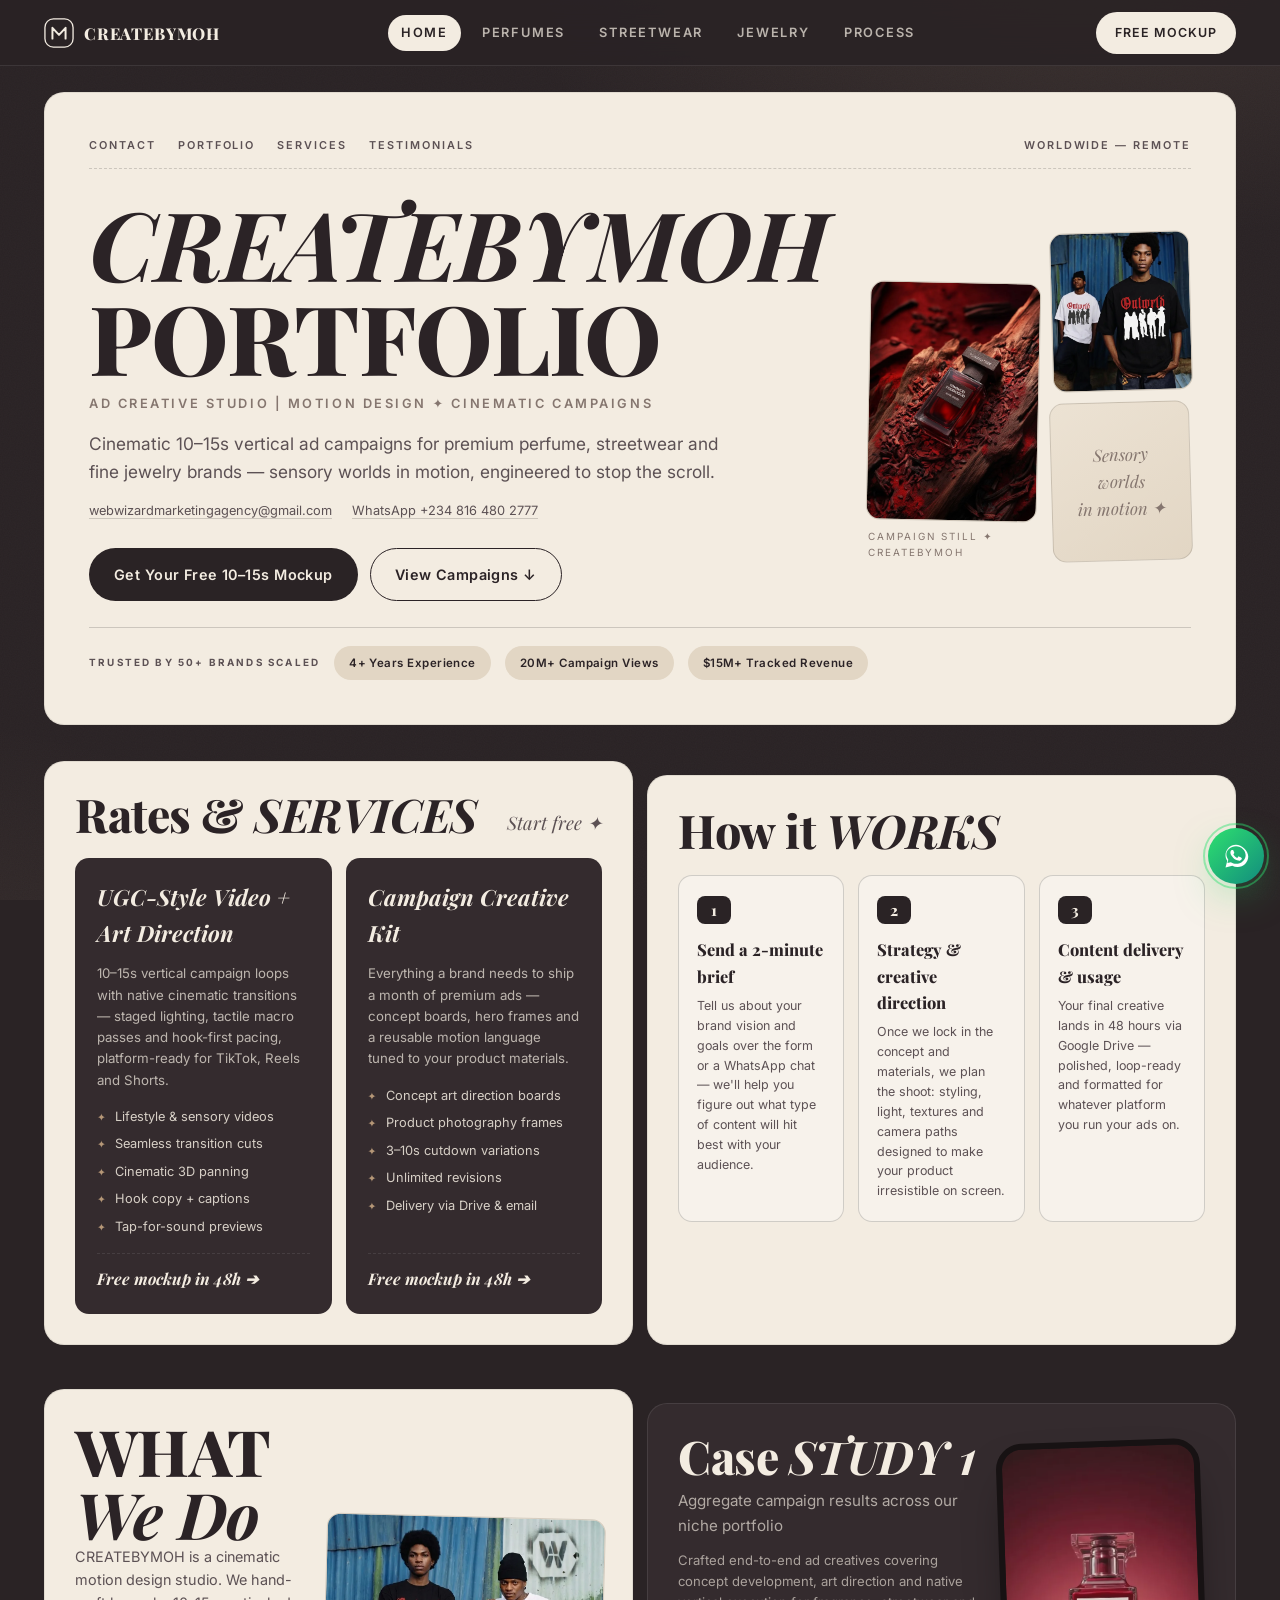
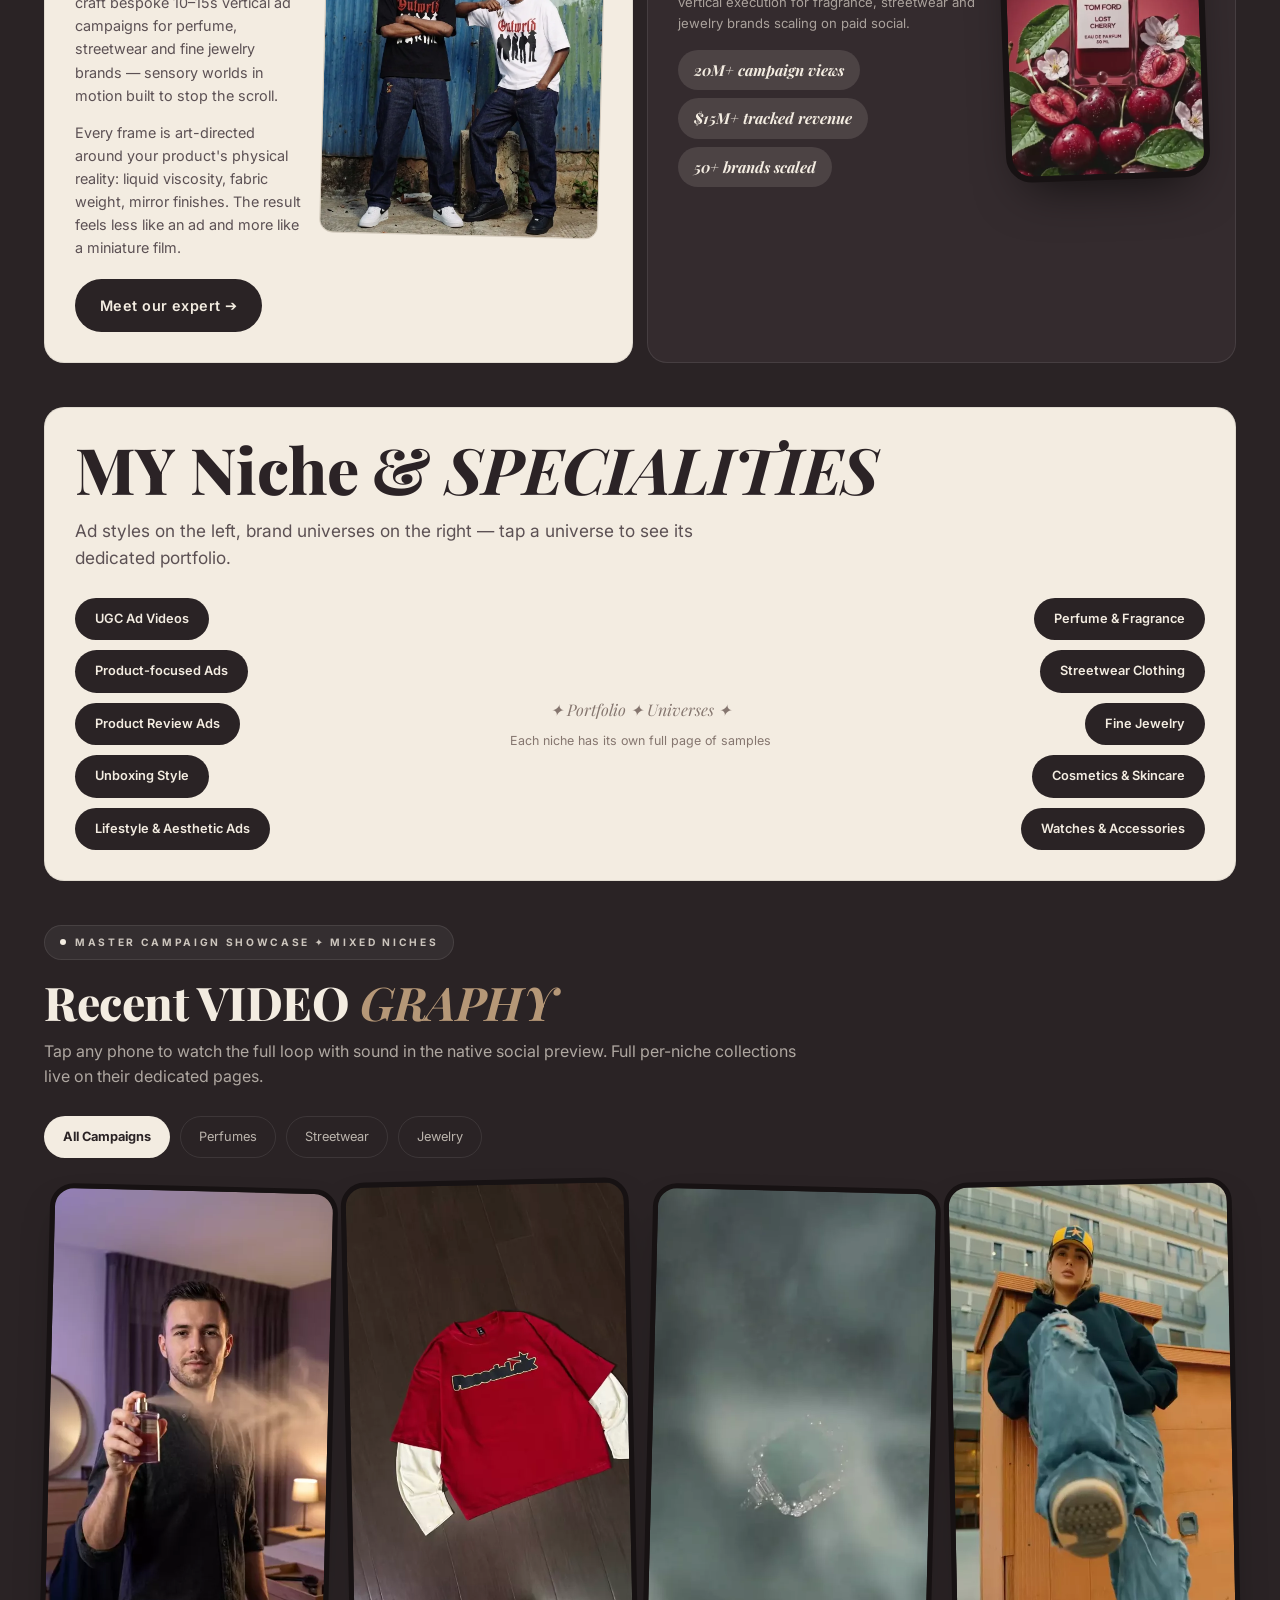
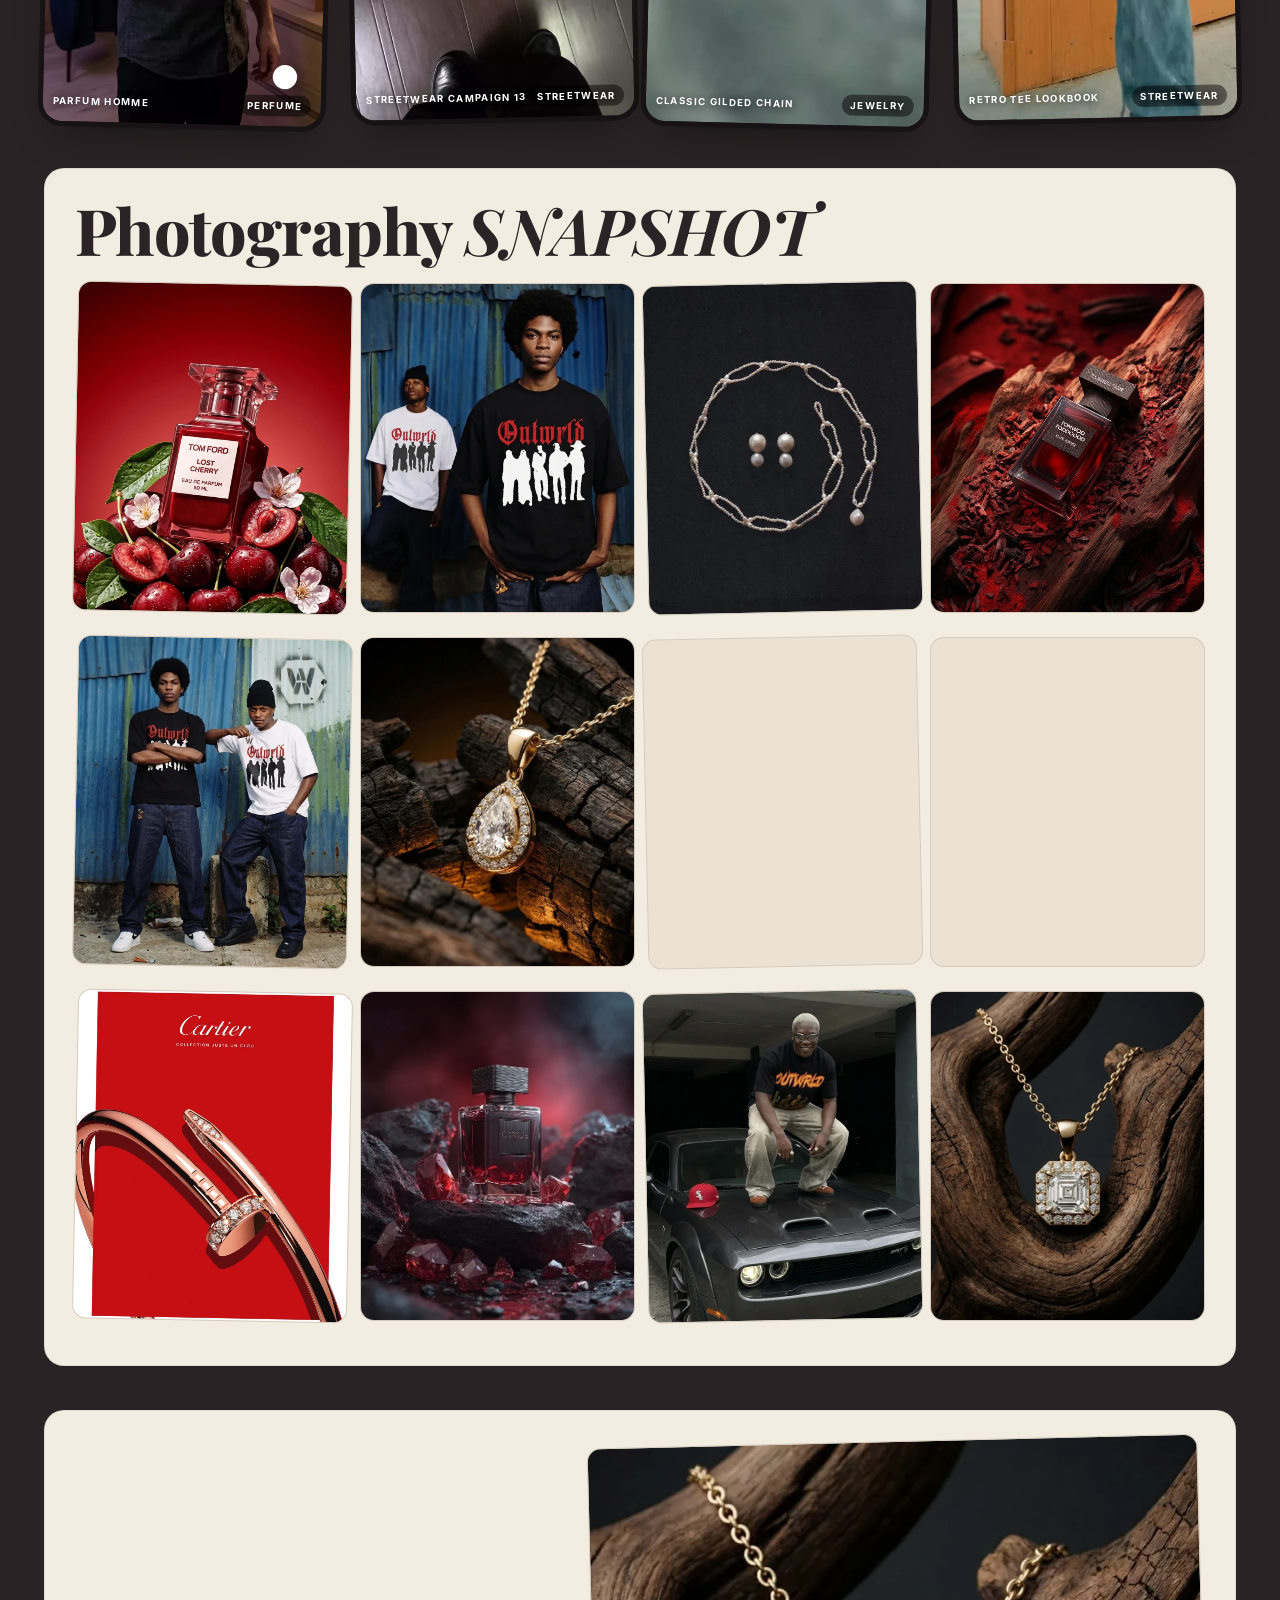
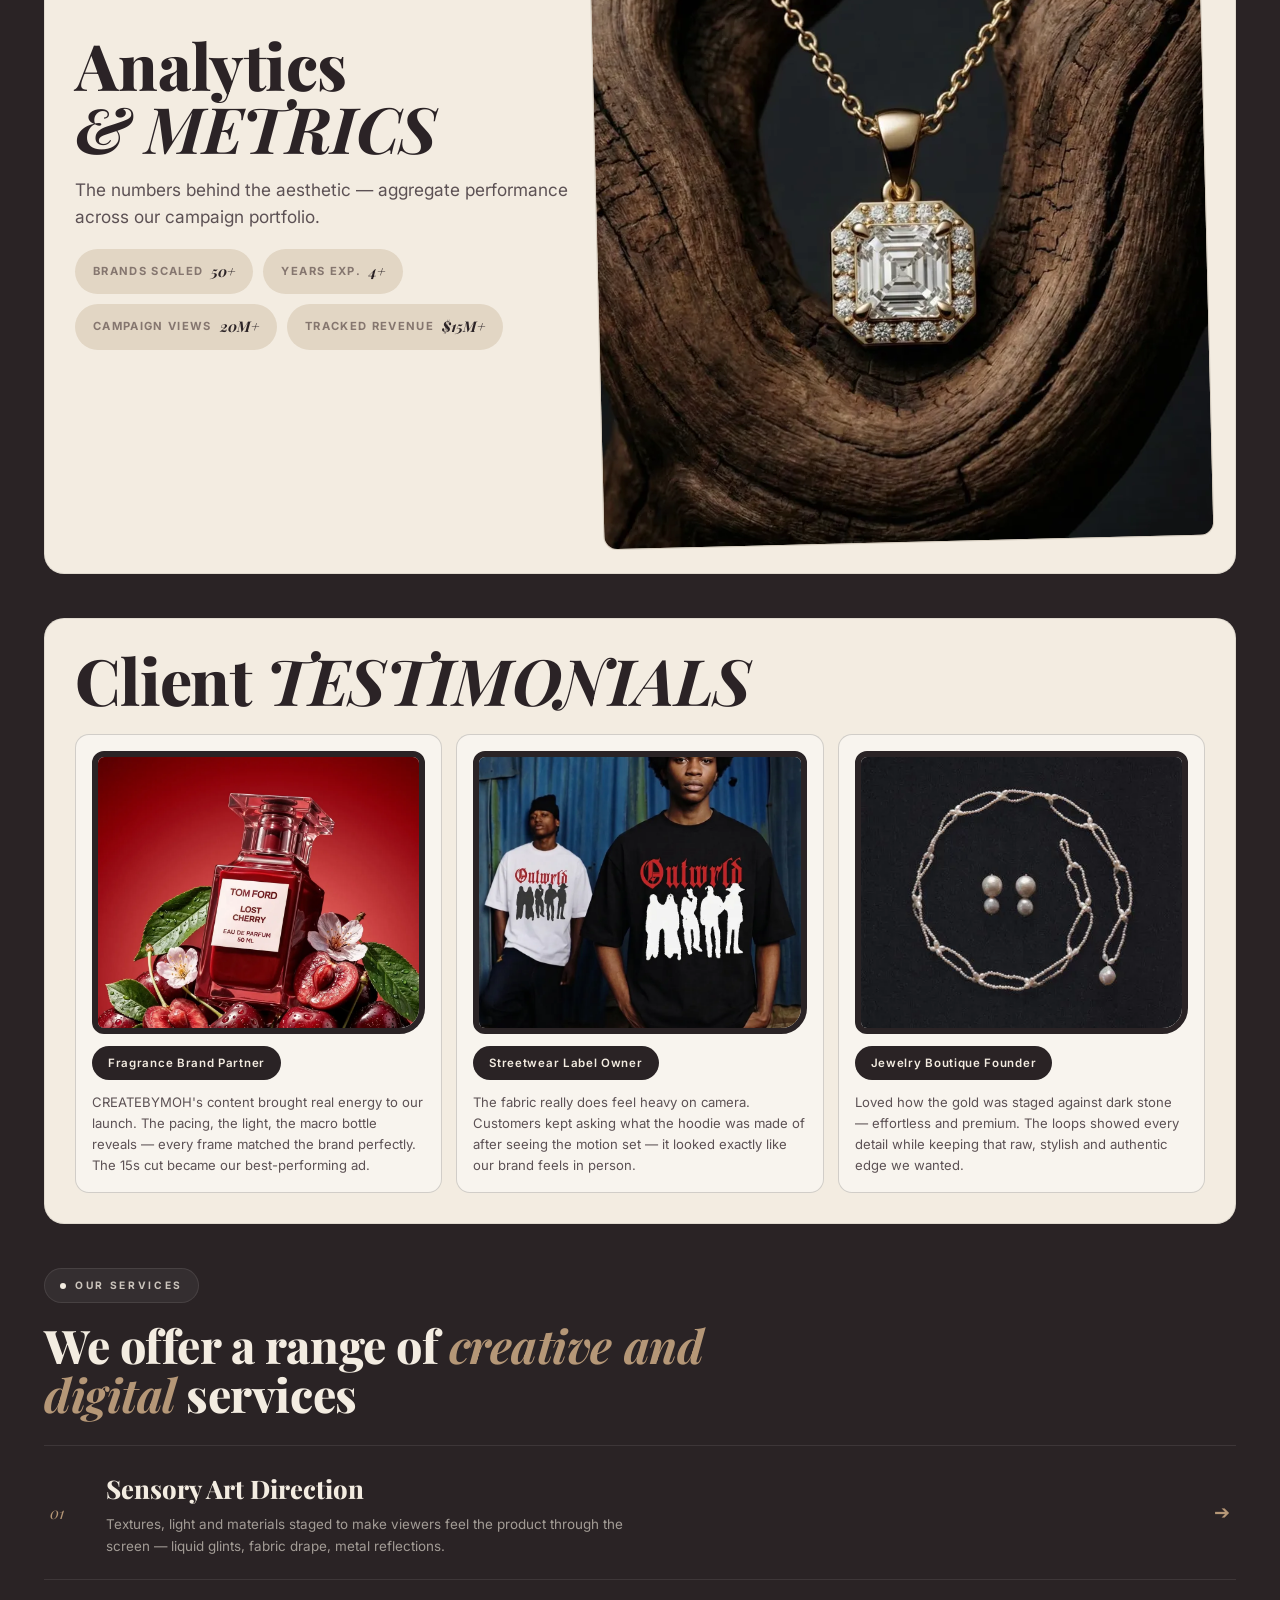
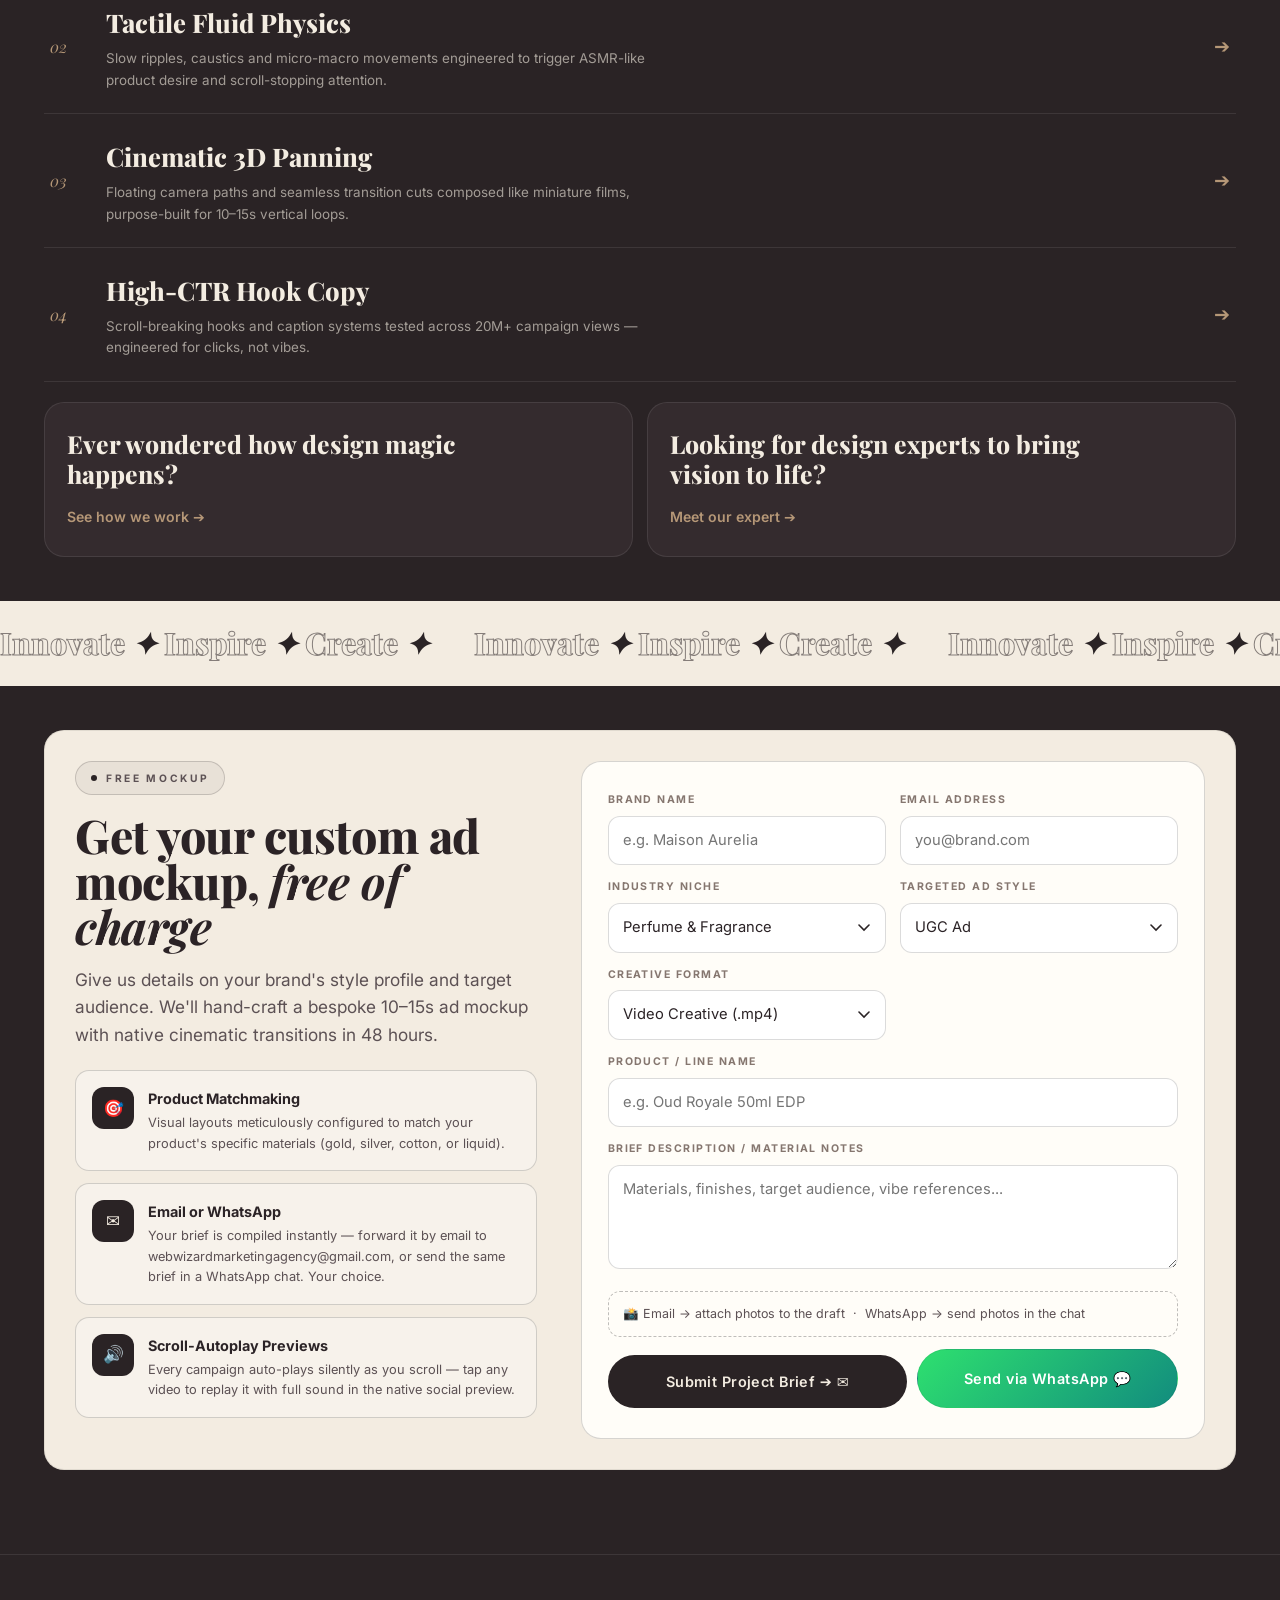
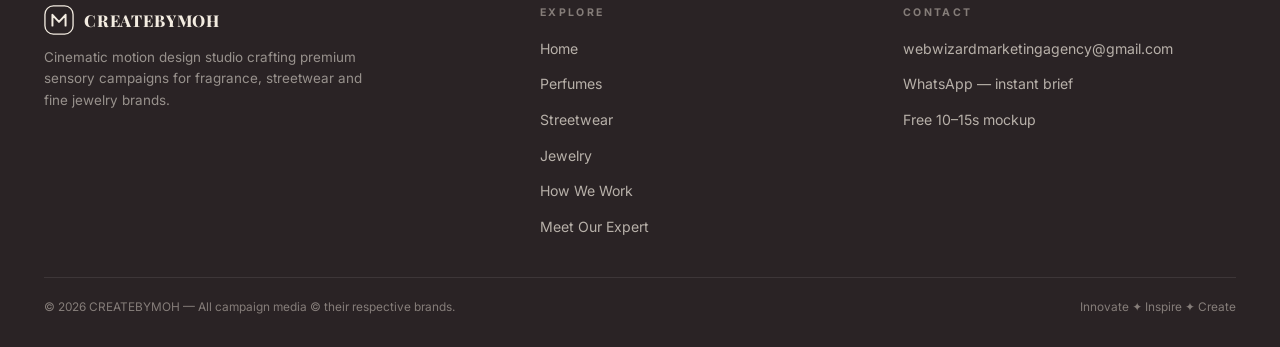
<file: index.html>
<!DOCTYPE html>
<html lang="en">
<head>
  <meta charset="UTF-8">
  <meta name="viewport" content="width=device-width, initial-scale=1.0, viewport-fit=cover">
  <title>CREATEBYMOH — Cinematic Motion Design for Premium Perfume Brands</title>
  <meta name="description" content="CREATEBYMOH hand-crafts cinematic 10–15s vertical ad campaigns for premium perfume, streetwear and fine jewelry brands. Free custom mockup in 48 hours.">
  <meta property="og:title" content="CREATEBYMOH — Cinematic Motion Design Portfolio">
  <meta property="og:description" content="Premium sensory video campaigns for perfume, streetwear and fine jewelry brands. 50+ brands scaled · 20M+ campaign views.">
  <meta property="og:type" content="website">
  <meta name="theme-color" content="#2a2325">
  <link rel="icon" type="image/svg+xml" href="/assets/favicon.svg">
  <link rel="preconnect" href="https://fonts.googleapis.com">
  <link rel="preconnect" href="https://fonts.gstatic.com" crossorigin>
  <link href="https://fonts.googleapis.com/css2?family=Inter:wght@400;500;600;700&family=Playfair+Display:ital,wght@0,700;0,800;1,700;1,800&display=swap" rel="stylesheet">
  <link rel="stylesheet" href="/assets/css/style.min.css">
  <meta property="og:image" content="https://createbymoh.netlify.app/assets/media/perfume/images/perfume-01.webp">
  <meta name="twitter:card" content="summary_large_image">
  <meta name="twitter:image" content="https://createbymoh.netlify.app/assets/media/perfume/images/perfume-01.webp">
</head>
<body data-page="home">

  <div class="bg-aurora"></div>
  <div class="bg-noise"></div>

  <!-- ================= NAV ================= -->
  <header class="nav">
    <div class="container nav-inner">
      <a class="brand" href="/">
        <svg viewBox="0 0 32 32" fill="none" aria-hidden="true">
          <rect x="1" y="1" width="30" height="30" rx="9" stroke="#f3ece1" stroke-width="1.4"/>
          <path d="M9 22V10.5L16 18l7-7.5V22" stroke="#f3ece1" stroke-width="2.1" stroke-linecap="round" stroke-linejoin="round"/>
        </svg>
        CREATEBYMOH
      </a>
      <nav class="nav-links" aria-label="Primary">
        <a href="/" class="active">Home</a>
        <a href="/perfumes/">Perfumes</a>
        <a href="/streetwear/">Streetwear</a>
        <a href="/jewelry/">Jewelry</a>
        <a href="/how-we-work/">Process</a>
      </nav>
      <a class="btn btn-gold btn-sm nav-cta" href="#brief">Free Mockup</a>
      <button class="nav-burger" aria-label="Open menu" aria-expanded="false">
        <span></span><span></span><span></span>
      </button>
    </div>
  </header>

  <div class="mobile-menu" role="dialog" aria-label="Mobile navigation">
    <a class="mm-link active" href="/">Home <small>01</small></a>
    <a class="mm-link" href="/perfumes/">Perfumes <small>Niche</small></a>
    <a class="mm-link" href="/streetwear/">Streetwear <small>Niche</small></a>
    <a class="mm-link" href="/jewelry/">Jewelry <small>Niche</small></a>
    <a class="mm-link" href="/how-we-work/">Process <small>Studio</small></a>
    <a class="mm-link" href="/about/">Meet the Expert <small>Studio</small></a>
    <a class="btn btn-gold" href="#brief">Get a Free 10–15s Ad Mockup</a>
  </div>

  <main id="page-root">
    <!-- ================= HERO BOARD ================= -->
    <section class="hero">
      <div class="container">
        <div class="board hero-board reveal">
          <div class="hero-top">
            <a href="#brief">Contact</a>
            <a href="#work">Portfolio</a>
            <a href="#services">Services</a>
            <a href="#testimonials">Testimonials</a>
            <span style="margin-left:auto">Worldwide — Remote</span>
          </div>

          <div class="hero-main">
            <div>
              <h1 class="display display-xl"><em>CREATEBYMOH</em><br>PORTFOLIO</h1>
              <p class="hero-roles">Ad Creative Studio | Motion Design ✦ Cinematic Campaigns</p>
              <p class="lede">
                Cinematic 10–15s vertical ad campaigns for premium perfume, streetwear and fine
                jewelry brands — sensory worlds in motion, engineered to stop the scroll.
              </p>
              <div class="hero-contact">
                <a href="mailto:webwizardmarketingagency@gmail.com">webwizardmarketingagency@gmail.com</a>
                <a href="https://wa.me/2348164802777" target="_blank" rel="noopener">WhatsApp +234 816 480 2777</a>
              </div>
              <div class="hero-ctas">
                <a class="btn btn-gold" href="#brief">Get Your Free 10–15s Mockup</a>
                <a class="btn btn-ghost" href="#work">View Campaigns ↓</a>
              </div>
            </div>

            <div class="hero-collage" id="hero-collage">
              <div>
                <div class="collage-frame tall ghost">Sensory worlds<br>in motion ✦</div>
                <div class="collage-cap">Campaign Still ✦ CreateByMoh</div>
              </div>
              <div>
                <div class="collage-frame short ghost">Cinematic<br>art direction</div>
                <div class="collage-frame short ghost" style="margin-top:12px">Est. 4+ years<br>50+ brands</div>
              </div>
            </div>
          </div>

          <div class="trusted-strip">
            <span class="ts-label">Trusted by 50+ brands scaled</span>
            <span class="chip">4+ Years Experience</span>
            <span class="chip">20M+ Campaign Views</span>
            <span class="chip">$15M+ Tracked Revenue</span>
          </div>
        </div>
      </div>
    </section>

    <!-- ================= RATES & HOW IT WORKS ================= -->
    <section class="section" id="services" style="padding-top:10px">
      <div class="container board-grid cols-2">
        <div class="board reveal">
          <div class="rates-head">
            <h2 class="display display-md">Rates &amp; <em>SERVICES</em></h2>
            <span class="price-tag">Start free ✦</span>
          </div>
          <div class="rates-grid" id="rates-grid"></div>
        </div>

        <div class="board reveal">
          <div class="section-head" style="margin-bottom:20px">
            <h2 class="display display-md">How it <em>WORKS</em></h2>
          </div>
          <div class="how-grid" id="how-grid"></div>
        </div>
      </div>
    </section>

    <!-- ================= WHAT WE DO + CASE STUDY ================= -->
    <section class="section" style="padding-top:0">
      <div class="container board-grid cols-2">
        <div class="board reveal">
          <div class="who-grid">
            <div class="who-body">
              <h2 class="display display-lg">WHAT <em>We Do</em></h2>
              <p>CREATEBYMOH is a cinematic motion design studio. We hand-craft bespoke 10–15s vertical ad campaigns for perfume, streetwear and fine jewelry brands — sensory worlds in motion built to stop the scroll.</p>
              <p>Every frame is art-directed around your product's physical reality: liquid viscosity, fabric weight, mirror finishes. The result feels less like an ad and more like a miniature film.</p>
              <a class="btn btn-gold" href="/about/" style="margin-top:6px">Meet our expert ➔</a>
            </div>
            <div class="who-frame" id="who-img"></div>
          </div>
        </div>

        <div class="board dark on-dark reveal">
          <div class="case-board">
            <div>
              <h2 class="display display-md">Case <em>STUDY 1</em></h2>
              <p class="lede" style="font-size:0.95rem; margin-top:10px">Aggregate campaign results across our niche portfolio</p>
              <p style="font-size:0.82rem; color:rgba(243,236,225,0.62); margin-top:12px">
                Crafted end-to-end ad creatives covering concept development, art direction and native
                vertical execution for fragrance, streetwear and jewelry brands scaling on paid social.
              </p>
              <div class="case-stats" id="case-stats"></div>
            </div>
            <div class="case-phone" id="case-phone"></div>
          </div>
        </div>
      </div>
    </section>

    <!-- ================= MY NICHE & SPECIALITIES ================= -->
    <section class="section" style="padding-top:0">
      <div class="container">
        <div class="board reveal">
          <h2 class="display display-lg" style="margin-bottom:10px">MY Niche &amp; <em>SPECIALITIES</em></h2>
          <p class="lede" style="margin-bottom:26px">Ad styles on the left, brand universes on the right — tap a universe to see its dedicated portfolio.</p>
          <div class="niche-pills">
            <div class="pill-col" id="niche-left"></div>
            <div class="niche-center">
              <div class="nc-mark">✦ Portfolio ✦ Universes ✦</div>
              <p style="font-size:0.78rem; color:var(--ink-mut); margin-top:8px">Each niche has its own full page of samples</p>
            </div>
            <div class="pill-col" id="niche-right"></div>
          </div>
        </div>
      </div>
    </section>

    <!-- ================= RECENT VIDEOGRAPHY ================= -->
    <section class="section on-dark" id="work" style="padding-top:0">
      <div class="container">
        <div class="section-head reveal">
          <span class="eyebrow"><span class="dot"></span> Master Campaign Showcase ✦ Mixed Niches</span>
          <h2 class="display display-lg">Recent VIDEO <em>GRAPHY</em></h2>
          <p>Tap any phone to watch the full loop with sound in the native social preview. Full per-niche collections live on their dedicated pages.</p>
        </div>
        <div class="pills reveal">
          <a class="pill active" href="#work">All Campaigns</a>
          <a class="pill" href="/perfumes/">Perfumes</a>
          <a class="pill" href="/streetwear/">Streetwear</a>
          <a class="pill" href="/jewelry/">Jewelry</a>
        </div>
        <div class="phone-strip" id="phone-strip"></div>
      </div>
    </section>

    <!-- ================= PHOTOGRAPHY SNAPSHOT ================= -->
    <section class="section" style="padding-top:0">
      <div class="container">
        <div class="board reveal">
          <h2 class="display display-lg" style="margin-bottom:22px">Photography <em>SNAPSHOT</em></h2>
          <div class="snap-grid" id="snap-grid"></div>
        </div>
      </div>
    </section>

    <!-- ================= ANALYTICS ================= -->
    <section class="section" style="padding-top:0">
      <div class="container">
        <div class="board reveal">
          <div class="who-grid">
            <div>
              <h2 class="display display-lg">Analytics <em>&amp; METRICS</em></h2>
              <p class="lede" style="margin-bottom:6px">The numbers behind the aesthetic — aggregate performance across our campaign portfolio.</p>
              <div class="metric-pills" id="metric-pills"></div>
            </div>
            <div class="who-frame" id="ana-img" style="transform:rotate(-1.4deg)"></div>
          </div>
        </div>
      </div>
    </section>

    <!-- ================= TESTIMONIALS ================= -->
    <section class="section" id="testimonials" style="padding-top:0">
      <div class="container">
        <div class="board reveal">
          <h2 class="display display-lg" style="margin-bottom:22px">Client <em>TESTIMONIALS</em></h2>
          <div class="testi-grid" id="testi-grid"></div>
        </div>
      </div>
    </section>

    <!-- ================= SERVICES LIST (dark, draft copy) ================= -->
    <section class="section on-dark" style="padding-top:0">
      <div class="container">
        <div class="section-head reveal">
          <span class="eyebrow"><span class="dot"></span> Our Services</span>
          <h2 class="display display-md">We offer a range of <em>creative and digital</em> services</h2>
        </div>
        <div class="services reveal" id="services-list"></div>
        <div class="duo" style="margin-top:20px">
          <div class="duo-card reveal">
            <h4>Ever wondered how design magic happens?</h4>
            <a class="duo-link" href="/how-we-work/">See how we work ➔</a>
          </div>
          <div class="duo-card reveal">
            <h4>Looking for design experts to bring vision to life?</h4>
            <a class="duo-link" href="/about/">Meet our expert ➔</a>
          </div>
        </div>
      </div>
    </section>

    <!-- ================= MARQUEE ================= -->
    <div class="marquee" data-marquee aria-hidden="true"></div>

    <!-- ================= BRIEF ================= -->
    <section class="section" id="brief">
      <div class="container">
        <div class="board reveal">
          <div class="brief-wrap">
            <div>
              <span class="eyebrow"><span class="dot"></span> Free Mockup</span>
              <h2 class="display display-md">Get your custom ad mockup, <em>free of charge</em></h2>
              <p class="lede" style="margin-bottom:22px">Give us details on your brand's style profile and target audience. We'll hand-craft a bespoke 10–15s ad mockup with native cinematic transitions in 48 hours.</p>
              <div class="brief-points" data-brief-points="home"></div>
            </div>

            <div>
              <form class="brief-form" data-brief data-product-label="Product / Line Name" data-desc-label="Brief Description / Material Notes">
                <div class="form-grid two">
                  <div class="field">
                    <label for="f-brand">Brand Name</label>
                    <input id="f-brand" name="brand" type="text" placeholder="e.g. Maison Aurelia" required>
                  </div>
                  <div class="field">
                    <label for="f-email">Email Address</label>
                    <input id="f-email" name="email" type="email" placeholder="you@brand.com" required>
                  </div>
                  <div class="field">
                    <label for="f-niche">Industry Niche</label>
                    <select id="f-niche" name="niche" required></select>
                  </div>
                  <div class="field" data-specify-wrap>
                    <label for="f-specify">Please Specify Niche</label>
                    <input id="f-specify" name="specify" type="text" placeholder="Your niche">
                  </div>
                  <div class="field">
                    <label for="f-adstyle">Targeted Ad Style</label>
                    <select id="f-adstyle" name="adstyle" required></select>
                  </div>
                  <div class="field">
                    <label for="f-format">Creative Format</label>
                    <select id="f-format" name="format" required></select>
                  </div>
                  <div class="field span-2">
                    <label for="f-product">Product / Line Name</label>
                    <input id="f-product" name="product" type="text" placeholder="e.g. Oud Royale 50ml EDP">
                  </div>
                  <div class="field span-2">
                    <label for="f-desc">Brief Description / Material Notes</label>
                    <textarea id="f-desc" name="desc" placeholder="Materials, finishes, target audience, vibe references..."></textarea>
                  </div>
                </div>
                <p class="form-note" style="margin-top:14px">📸 Email → attach photos to the draft &nbsp;·&nbsp; WhatsApp → send photos in the chat</p>
              <div class="form-actions">
                <button class="btn btn-gold form-submit" type="submit">Submit Project Brief ➔ ✉️</button>
                <button class="btn btn-wa" type="button" data-wa-send>Send via WhatsApp 💬</button>
              </div>
              </form>

              <div class="form-success brief-form" id="brief-success">
                <div class="crown">👑</div>
                <h3>Olfactory Brief Prepared</h3>
              <p data-ok-email>Success! Your brief is ready — your email client has been launched with everything pre-filled to <b>webwizardmarketingagency@gmail.com</b>. Just attach your product photos and hit Send!</p>
              <p data-ok-wa hidden>Success! The full brief has been handed to <b>WhatsApp</b> — just press Send in the chat that opened, then drop your product photos into the conversation.</p>
              <span class="fs-or">Prefer the other channel? <a href="mailto:webwizardmarketingagency@gmail.com">Email us</a> · <a href="https://wa.me/2348164802777" target="_blank" rel="noopener">WhatsApp us</a></span>
              </div>
            </div>
          </div>
        </div>
      </div>
    </section>
  </main>

  <!-- ================= FOOTER ================= -->
  <footer class="footer">
    <div class="container">
      <div class="footer-grid">
        <div>
          <a class="brand" href="/">
            <svg viewBox="0 0 32 32" fill="none" aria-hidden="true">
              <rect x="1" y="1" width="30" height="30" rx="9" stroke="#f3ece1" stroke-width="1.4"/>
              <path d="M9 22V10.5L16 18l7-7.5V22" stroke="#f3ece1" stroke-width="2.1" stroke-linecap="round" stroke-linejoin="round"/>
            </svg>
            CREATEBYMOH
          </a>
          <p class="f-note">Cinematic motion design studio crafting premium sensory campaigns for fragrance, streetwear and fine jewelry brands.</p>
        </div>
        <div>
          <h5>Explore</h5>
          <ul>
            <li><a href="/">Home</a></li>
            <li><a href="/perfumes/">Perfumes</a></li>
            <li><a href="/streetwear/">Streetwear</a></li>
            <li><a href="/jewelry/">Jewelry</a></li>
            <li><a href="/how-we-work/">How We Work</a></li>
            <li><a href="/about/">Meet Our Expert</a></li>
          </ul>
        </div>
        <div>
          <h5>Contact</h5>
          <ul>
            <li><a href="mailto:webwizardmarketingagency@gmail.com">webwizardmarketingagency@gmail.com</a></li>
            <li><a href="https://wa.me/2348164802777" target="_blank" rel="noopener">WhatsApp — instant brief</a></li>
            <li><a href="#brief">Free 10–15s mockup</a></li>
          </ul>
        </div>
      </div>
      <div class="footer-bottom">
        <span>© <span id="year">2026</span> CREATEBYMOH — All campaign media © their respective brands.</span>
        <span>Innovate ✦ Inspire ✦ Create</span>
      </div>
    </div>
  </footer>

  <!-- whatsapp float -->
  <a class="wa-float" href="https://wa.me/2348164802777?text=Hi%20CREATEBYMOH%2C%20I%27m%20interested%20in%20a%20free%20custom%20ad%20campaign%20for%20my%20brand!" target="_blank" rel="noopener" aria-label="Chat on WhatsApp">
    <svg viewBox="0 0 32 32" aria-hidden="true"><path d="M16 3C9.4 3 4 8.4 4 15c0 2.4.7 4.6 2 6.4L4 29l7.8-2c1.8 1 3.8 1.5 5.8 1.5h.4c6.6 0 12-5.4 12-12S22.6 3 16 3zm0 21.9c-1.9 0-3.8-.6-5.4-1.6l-.4-.2-4 1 1-3.9-.3-.4c-1.2-1.7-1.9-3.8-1.9-6C5 9.6 9.9 4.8 16 4.8S27 9.6 27 15s-4.9 9.9-11 9.9zm5.5-7.4c-.3-.2-1.8-.9-2-1-.3-.1-.5-.2-.7.2-.2.3-.8 1-.9 1.2-.2.2-.4.2-.7.1-.3-.2-1.3-.5-2.4-1.5-.9-.8-1.5-1.8-1.7-2.1-.2-.3 0-.5.1-.6l.5-.6c.2-.2.2-.3.3-.5.1-.2.1-.4 0-.6-.1-.2-.7-1.8-1-2.4-.3-.6-.6-.5-.8-.6h-.6c-.2 0-.6.1-.9.4-.3.3-1.1 1.1-1.1 2.7s1.2 3.1 1.3 3.4c.2.2 2.3 3.5 5.5 4.9.8.3 1.4.5 1.9.7.8.2 1.5.2 2 .1.6-.1 1.8-.8 2.1-1.5.3-.7.3-1.3.2-1.5-.1-.1-.3-.2-.6-.4z"/></svg>
  </a>

  <!-- video modal -->
  <div class="modal" id="campaign-modal" aria-hidden="true">
    <div class="modal-backdrop"></div>
    <div class="modal-shell">
      <button class="modal-close" aria-label="Close player">✕</button>
      <div class="phone">
        <div class="phone-screen"></div>
      </div>
    </div>
  </div>

  <!-- lightbox -->
  <div class="lightbox" id="lightbox"><img alt="Photography snapshot full view"></div>

  <script src="/assets/js/data.min.js"></script>
  <script src="/assets/js/main.min.js"></script>
  <script>
    (function () {
      var D = window.CBM;
      document.getElementById("services-list").innerHTML = D.services.map(function (s) {
        return '<div class="service-row"><span class="s-num">' + s.num + '</span>' +
          '<div class="s-body"><h3>' + s.title + '</h3><p>' + s.desc + '</p></div>' +
          '<span class="s-arrow">➔</span></div>';
      }).join("");
      document.querySelector('[data-brief-points="home"]').innerHTML = D.homeBrief.points.map(function (p) {
        return '<div class="brief-point reveal"><div class="bp-ico">' + p.icon + '</div><div><b>' + p.title + '</b><p>' + p.desc + '</p></div></div>';
      }).join("");
      window.CBM_FILL_SELECTS && window.CBM_FILL_SELECTS();
      window.CBM_REVEAL && window.CBM_REVEAL();
      document.getElementById("year").textContent = new Date().getFullYear();
    })();
  </script>
</body>
</html>
</file>
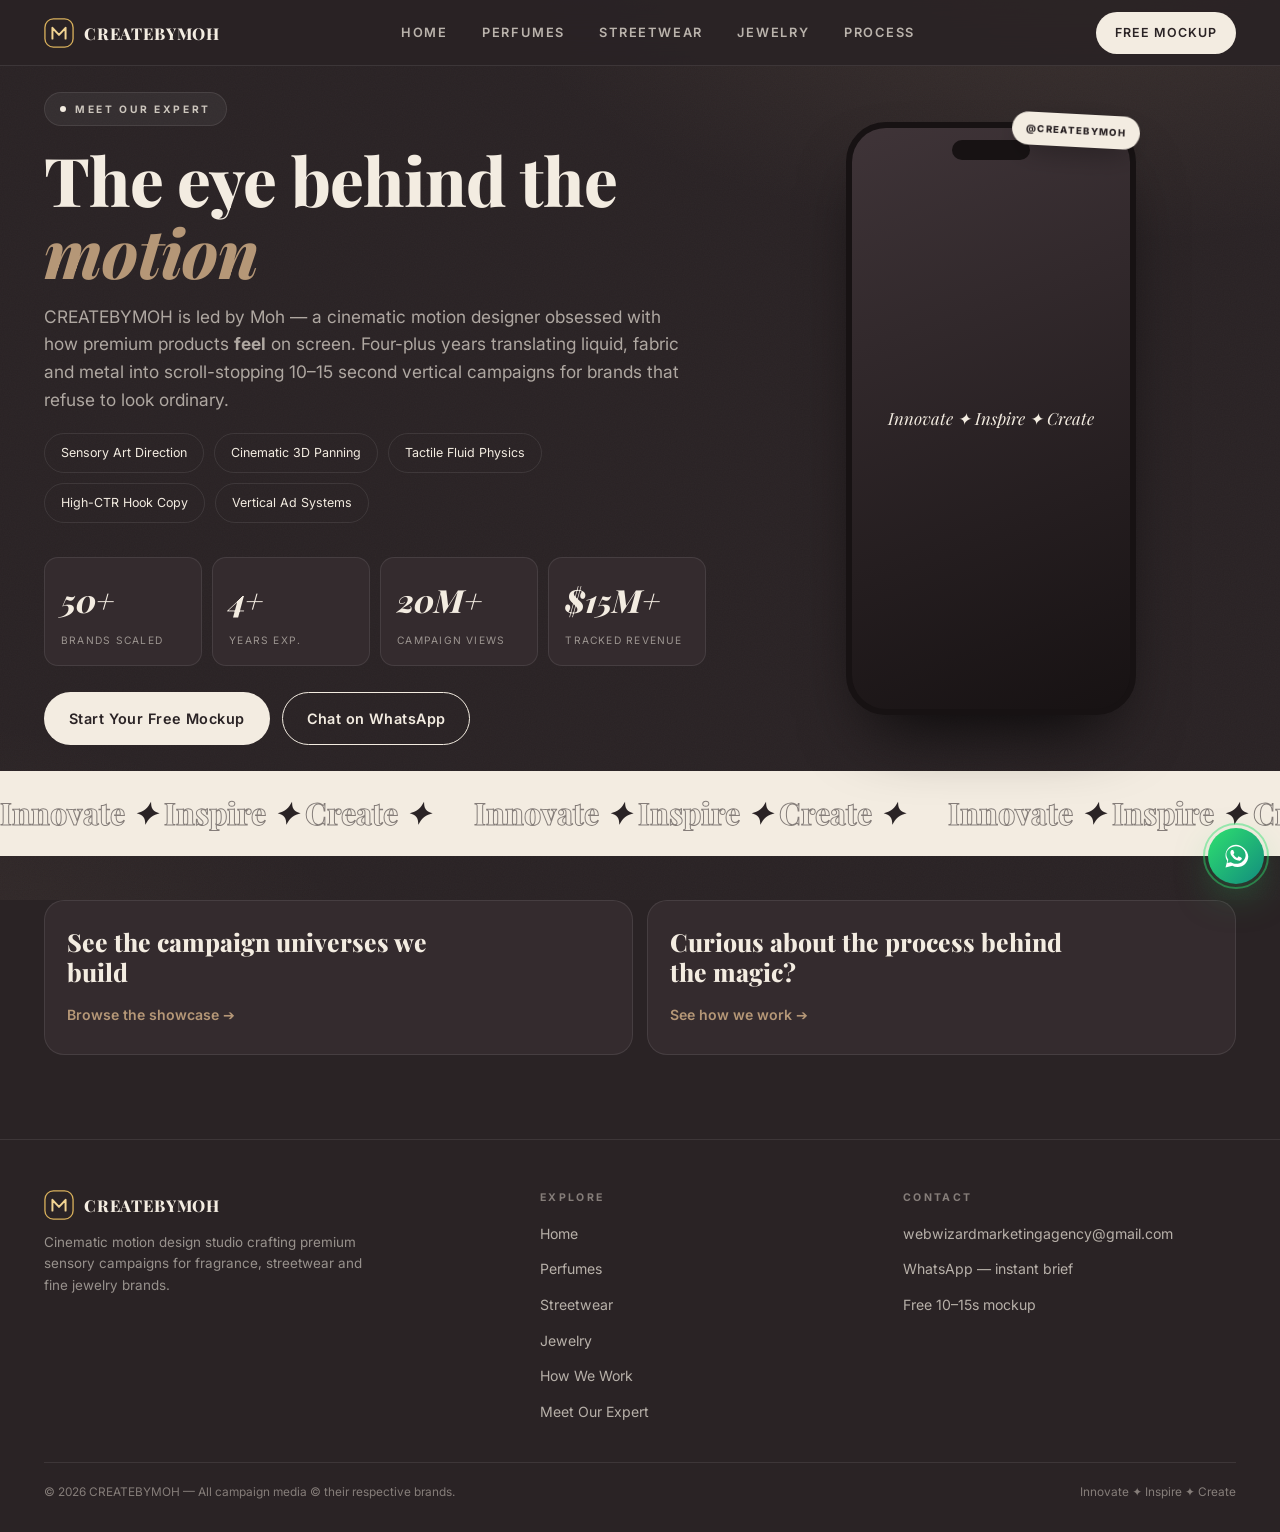
<file: about/index.html>
<!DOCTYPE html>
<html lang="en">
<head>
  <meta charset="UTF-8">
  <meta name="viewport" content="width=device-width, initial-scale=1.0, viewport-fit=cover">
  <title>CREATEBYMOH — Meet Our Expert</title>
  <meta name="description" content="Meet Moh — cinematic motion designer behind CREATEBYMOH, crafting premium sensory ad campaigns for fragrance, streetwear and jewelry brands.">
  <meta name="theme-color" content="#2a2325">
  <link rel="icon" type="image/svg+xml" href="/assets/favicon.svg">
  <link rel="preconnect" href="https://fonts.googleapis.com">
  <link rel="preconnect" href="https://fonts.gstatic.com" crossorigin>
  <link href="https://fonts.googleapis.com/css2?family=Inter:wght@400;500;600;700&family=Playfair+Display:ital,wght@0,700;0,800;1,700;1,800&display=swap" rel="stylesheet">
  <link rel="stylesheet" href="/assets/css/style.min.css">
  <meta property="og:image" content="https://createbymoh.netlify.app/assets/media/perfume/images/perfume-01.webp">
  <meta name="twitter:card" content="summary_large_image">
  <meta name="twitter:image" content="https://createbymoh.netlify.app/assets/media/perfume/images/perfume-01.webp">
</head>
<body data-page="about">

  <div class="bg-aurora"></div>
  <div class="bg-noise"></div>

  <header class="nav">
    <div class="container nav-inner">
      <a class="brand" href="/">
        <svg viewBox="0 0 32 32" fill="none" aria-hidden="true">
          <rect x="1" y="1" width="30" height="30" rx="9" stroke="#d9b15c" stroke-width="1.4"/>
          <path d="M9 22V10.5L16 18l7-7.5V22" stroke="#f2d492" stroke-width="2.1" stroke-linecap="round" stroke-linejoin="round"/>
        </svg>
        CREATEBYMOH
      </a>
      <nav class="nav-links" aria-label="Primary">
        <a href="/">Home</a>
        <a href="/perfumes/">Perfumes</a>
        <a href="/streetwear/">Streetwear</a>
        <a href="/jewelry/">Jewelry</a>
        <a href="/how-we-work/">Process</a>
      </nav>
      <a class="btn btn-gold btn-sm nav-cta" href="/#brief">Free Mockup</a>
      <button class="nav-burger" aria-label="Open menu" aria-expanded="false">
        <span></span><span></span><span></span>
      </button>
    </div>
  </header>

  <div class="mobile-menu" role="dialog" aria-label="Mobile navigation">
    <a class="mm-link" href="/">Home <small>01</small></a>
    <a class="mm-link" href="/perfumes/">Perfumes <small>Niche</small></a>
    <a class="mm-link" href="/streetwear/">Streetwear <small>Niche</small></a>
    <a class="mm-link" href="/jewelry/">Jewelry <small>Niche</small></a>
    <a class="mm-link" href="/how-we-work/">Process <small>Studio</small></a>
    <a class="mm-link active" href="/about/">Meet the Expert <small>Studio</small></a>
    <a class="btn btn-gold" href="/#brief">Get a Free 10–15s Ad Mockup</a>
  </div>

  <main>
    <section class="page-hero">
      <div class="container hero-grid">
        <div>
          <span class="eyebrow reveal"><span class="dot"></span> Meet Our Expert</span>
          <h1 class="reveal">The eye behind the <em>motion</em></h1>
          <p class="lede reveal">
            CREATEBYMOH is led by Moh — a cinematic motion designer obsessed with how premium
            products <strong>feel</strong> on screen. Four-plus years translating liquid, fabric and metal
            into scroll-stopping 10–15 second vertical campaigns for brands that refuse to look ordinary.
          </p>
          <div class="tag-cloud reveal">
            <span class="tag">Sensory Art Direction</span>
            <span class="tag">Cinematic 3D Panning</span>
            <span class="tag">Tactile Fluid Physics</span>
            <span class="tag">High-CTR Hook Copy</span>
            <span class="tag">Vertical Ad Systems</span>
          </div>
          <div class="stats" data-stats></div>
          <div class="hero-ctas reveal">
            <a class="btn btn-gold" href="/#brief">Start Your Free Mockup</a>
            <a class="btn btn-ghost" href="https://wa.me/2348164802777?text=Hi%20CREATEBYMOH%2C%20I%27m%20interested%20in%20a%20free%20custom%20ad%20campaign%20for%20my%20brand!" target="_blank" rel="noopener">Chat on WhatsApp</a>
          </div>
        </div>
        <div class="hero-stage reveal">
          <div class="phone">
            <span class="orbit-badge">@createbymoh</span>
            <div class="phone-screen">
              <div class="phone-fallback">Innovate ✦ Inspire ✦ Create</div>
            </div>
          </div>
        </div>
      </div>
    </section>

    <div class="marquee" data-marquee aria-hidden="true"></div>

    <section class="section">
      <div class="container duo">
        <div class="duo-card reveal">
          <h4>See the campaign universes we build</h4>
          <a class="duo-link" href="/#work">Browse the showcase ➔</a>
        </div>
        <div class="duo-card reveal">
          <h4>Curious about the process behind the magic?</h4>
          <a class="duo-link" href="/how-we-work/">See how we work ➔</a>
        </div>
      </div>
    </section>
  </main>

  <footer class="footer">
    <div class="container">
      <div class="footer-grid">
        <div>
          <a class="brand" href="/">
            <svg viewBox="0 0 32 32" fill="none" aria-hidden="true">
              <rect x="1" y="1" width="30" height="30" rx="9" stroke="#d9b15c" stroke-width="1.4"/>
              <path d="M9 22V10.5L16 18l7-7.5V22" stroke="#f2d492" stroke-width="2.1" stroke-linecap="round" stroke-linejoin="round"/>
            </svg>
            CREATEBYMOH
          </a>
          <p class="f-note">Cinematic motion design studio crafting premium sensory campaigns for fragrance, streetwear and fine jewelry brands.</p>
        </div>
        <div>
          <h5>Explore</h5>
          <ul>
            <li><a href="/">Home</a></li>
            <li><a href="/perfumes/">Perfumes</a></li>
            <li><a href="/streetwear/">Streetwear</a></li>
            <li><a href="/jewelry/">Jewelry</a></li>
            <li><a href="/how-we-work/">How We Work</a></li>
            <li><a href="/about/">Meet Our Expert</a></li>
          </ul>
        </div>
        <div>
          <h5>Contact</h5>
          <ul>
            <li><a href="mailto:webwizardmarketingagency@gmail.com">webwizardmarketingagency@gmail.com</a></li>
            <li><a href="https://wa.me/2348164802777" target="_blank" rel="noopener">WhatsApp — instant brief</a></li>
            <li><a href="/#brief">Free 10–15s mockup</a></li>
          </ul>
        </div>
      </div>
      <div class="footer-bottom">
        <span>© <span id="year">2026</span> CREATEBYMOH — All campaign media © their respective brands.</span>
        <span>Innovate ✦ Inspire ✦ Create</span>
      </div>
    </div>
  </footer>

  <a class="wa-float" href="https://wa.me/2348164802777?text=Hi%20CREATEBYMOH%2C%20I%27m%20interested%20in%20a%20free%20custom%20ad%20campaign%20for%20my%20brand!" target="_blank" rel="noopener" aria-label="Chat on WhatsApp">
    <svg viewBox="0 0 32 32" aria-hidden="true"><path d="M16 3C9.4 3 4 8.4 4 15c0 2.4.7 4.6 2 6.4L4 29l7.8-2c1.8 1 3.8 1.5 5.8 1.5h.4c6.6 0 12-5.4 12-12S22.6 3 16 3zm0 21.9c-1.9 0-3.8-.6-5.4-1.6l-.4-.2-4 1 1-3.9-.3-.4c-1.2-1.7-1.9-3.8-1.9-6C5 9.6 9.9 4.8 16 4.8S27 9.6 27 15s-4.9 9.9-11 9.9zm5.5-7.4c-.3-.2-1.8-.9-2-1-.3-.1-.5-.2-.7.2-.2.3-.8 1-.9 1.2-.2.2-.4.2-.7.1-.3-.2-1.3-.5-2.4-1.5-.9-.8-1.5-1.8-1.7-2.1-.2-.3 0-.5.1-.6l.5-.6c.2-.2.2-.3.3-.5.1-.2.1-.4 0-.6-.1-.2-.7-1.8-1-2.4-.3-.6-.6-.5-.8-.6h-.6c-.2 0-.6.1-.9.4-.3.3-1.1 1.1-1.1 2.7s1.2 3.1 1.3 3.4c.2.2 2.3 3.5 5.5 4.9.8.3 1.4.5 1.9.7.8.2 1.5.2 2 .1.6-.1 1.8-.8 2.1-1.5.3-.7.3-1.3.2-1.5-.1-.1-.3-.2-.6-.4z"/></svg>
  </a>

  <script src="/assets/js/data.min.js"></script>
  <script src="/assets/js/main.min.js"></script>
  <script>document.getElementById("year").textContent = new Date().getFullYear();</script>
</body>
</html>
</file>
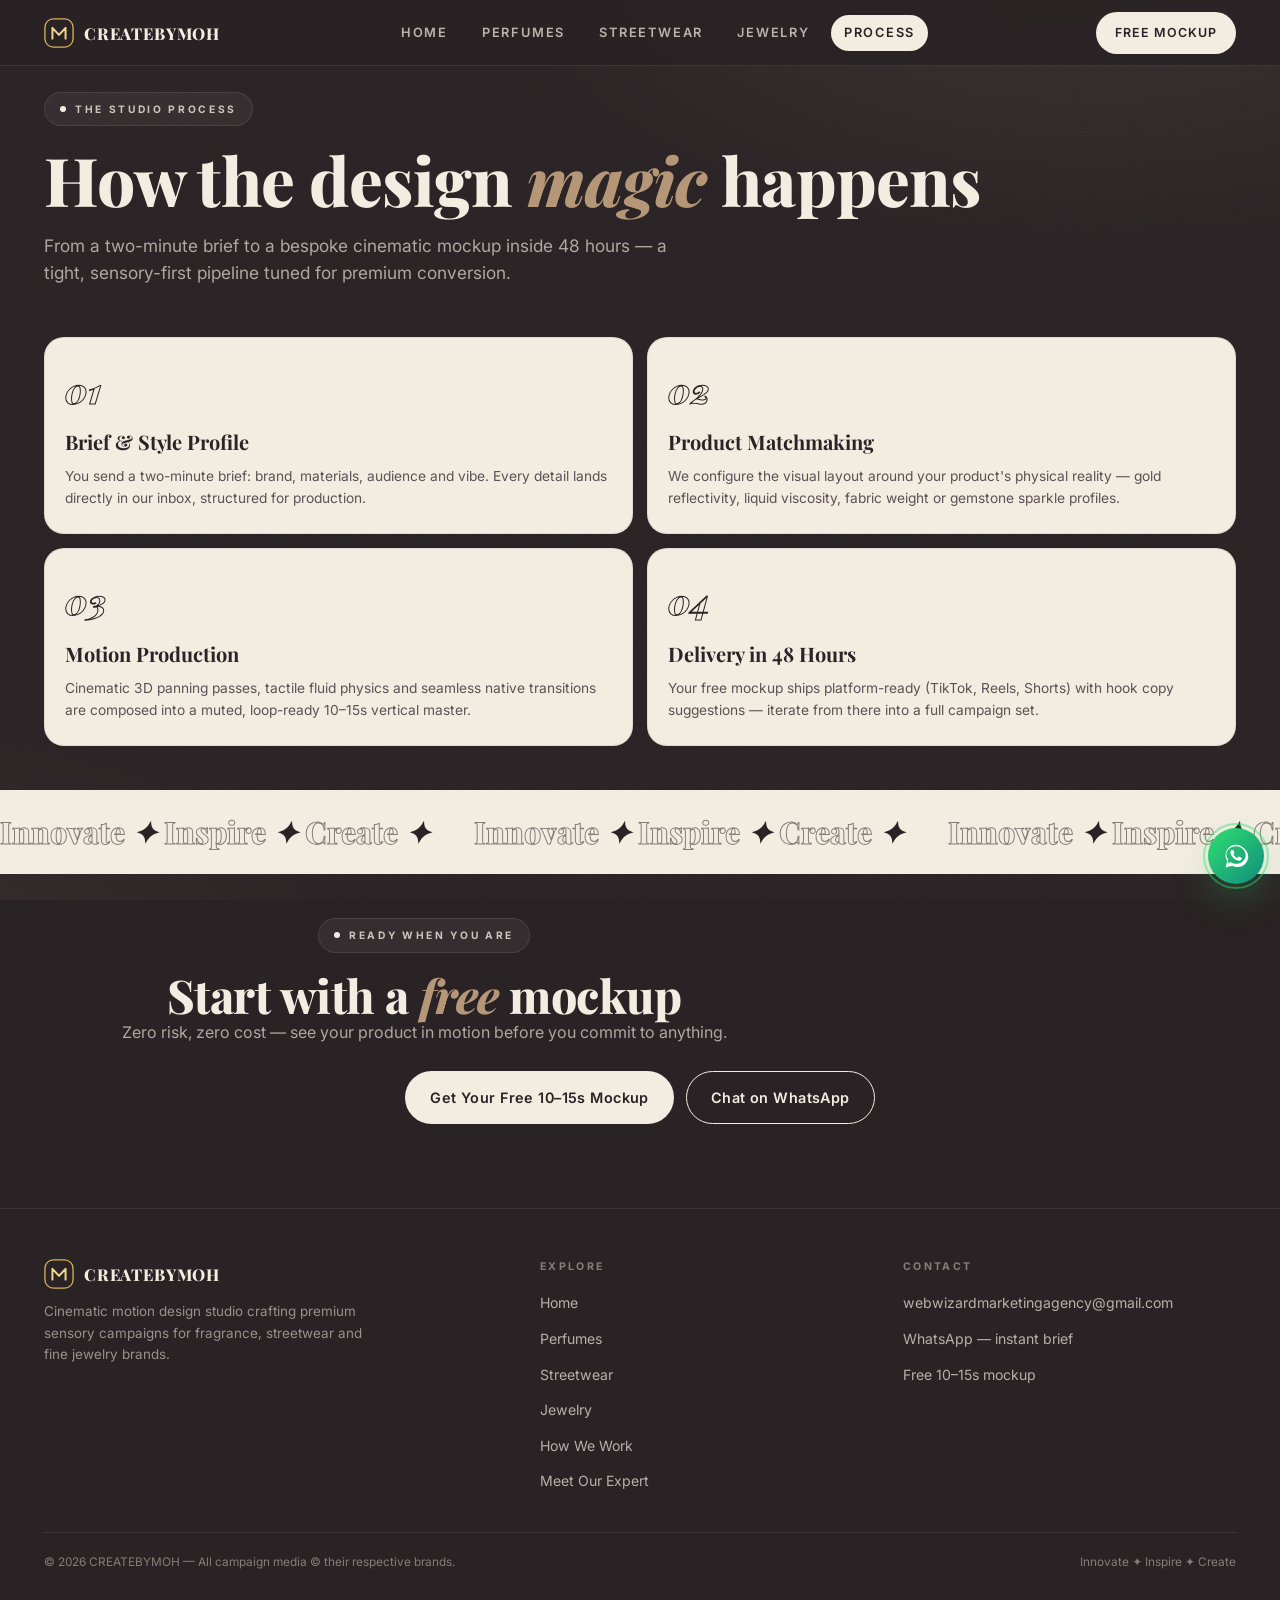
<file: how-we-work/index.html>
<!DOCTYPE html>
<html lang="en">
<head>
  <meta charset="UTF-8">
  <meta name="viewport" content="width=device-width, initial-scale=1.0, viewport-fit=cover">
  <title>CREATEBYMOH — How We Work</title>
  <meta name="description" content="The CREATEBYMOH process: from brand brief to bespoke 10–15s cinematic ad mockup in 48 hours.">
  <meta name="theme-color" content="#2a2325">
  <link rel="icon" type="image/svg+xml" href="/assets/favicon.svg">
  <link rel="preconnect" href="https://fonts.googleapis.com">
  <link rel="preconnect" href="https://fonts.gstatic.com" crossorigin>
  <link href="https://fonts.googleapis.com/css2?family=Inter:wght@400;500;600;700&family=Playfair+Display:ital,wght@0,700;0,800;1,700;1,800&display=swap" rel="stylesheet">
  <link rel="stylesheet" href="/assets/css/style.min.css">
  <meta property="og:image" content="https://createbymoh.netlify.app/assets/media/perfume/images/perfume-01.webp">
  <meta name="twitter:card" content="summary_large_image">
  <meta name="twitter:image" content="https://createbymoh.netlify.app/assets/media/perfume/images/perfume-01.webp">
</head>
<body data-page="process">

  <div class="bg-aurora"></div>
  <div class="bg-noise"></div>

  <header class="nav">
    <div class="container nav-inner">
      <a class="brand" href="/">
        <svg viewBox="0 0 32 32" fill="none" aria-hidden="true">
          <rect x="1" y="1" width="30" height="30" rx="9" stroke="#d9b15c" stroke-width="1.4"/>
          <path d="M9 22V10.5L16 18l7-7.5V22" stroke="#f2d492" stroke-width="2.1" stroke-linecap="round" stroke-linejoin="round"/>
        </svg>
        CREATEBYMOH
      </a>
      <nav class="nav-links" aria-label="Primary">
        <a href="/">Home</a>
        <a href="/perfumes/">Perfumes</a>
        <a href="/streetwear/">Streetwear</a>
        <a href="/jewelry/">Jewelry</a>
        <a href="/how-we-work/" class="active">Process</a>
      </nav>
      <a class="btn btn-gold btn-sm nav-cta" href="/#brief">Free Mockup</a>
      <button class="nav-burger" aria-label="Open menu" aria-expanded="false">
        <span></span><span></span><span></span>
      </button>
    </div>
  </header>

  <div class="mobile-menu" role="dialog" aria-label="Mobile navigation">
    <a class="mm-link" href="/">Home <small>01</small></a>
    <a class="mm-link" href="/perfumes/">Perfumes <small>Niche</small></a>
    <a class="mm-link" href="/streetwear/">Streetwear <small>Niche</small></a>
    <a class="mm-link" href="/jewelry/">Jewelry <small>Niche</small></a>
    <a class="mm-link active" href="/how-we-work/">Process <small>Studio</small></a>
    <a class="mm-link" href="/about/">Meet the Expert <small>Studio</small></a>
    <a class="btn btn-gold" href="/#brief">Get a Free 10–15s Ad Mockup</a>
  </div>

  <main>
    <section class="page-hero">
      <div class="container">
        <span class="eyebrow reveal"><span class="dot"></span> The Studio Process</span>
        <h1 class="reveal">How the design <em>magic</em> happens</h1>
        <p class="lede reveal">
          From a two-minute brief to a bespoke cinematic mockup inside 48 hours —
          a tight, sensory-first pipeline tuned for premium conversion.
        </p>
      </div>
    </section>

    <section class="section" style="padding-top:24px">
      <div class="container steps">
        <div class="step reveal">
          <span class="st-num">01</span>
          <h3>Brief &amp; Style Profile</h3>
          <p>You send a two-minute brief: brand, materials, audience and vibe. Every detail lands directly in our inbox, structured for production.</p>
        </div>
        <div class="step reveal">
          <span class="st-num">02</span>
          <h3>Product Matchmaking</h3>
          <p>We configure the visual layout around your product's physical reality — gold reflectivity, liquid viscosity, fabric weight or gemstone sparkle profiles.</p>
        </div>
        <div class="step reveal">
          <span class="st-num">03</span>
          <h3>Motion Production</h3>
          <p>Cinematic 3D panning passes, tactile fluid physics and seamless native transitions are composed into a muted, loop-ready 10–15s vertical master.</p>
        </div>
        <div class="step reveal">
          <span class="st-num">04</span>
          <h3>Delivery in 48 Hours</h3>
          <p>Your free mockup ships platform-ready (TikTok, Reels, Shorts) with hook copy suggestions — iterate from there into a full campaign set.</p>
        </div>
      </div>
    </section>

    <div class="marquee" data-marquee aria-hidden="true"></div>

    <section class="section" id="brief">
      <div class="container" style="text-align:center">
        <div class="section-head center reveal">
          <span class="eyebrow"><span class="dot"></span> Ready When You Are</span>
          <h2>Start with a <em>free</em> mockup</h2>
          <p>Zero risk, zero cost — see your product in motion before you commit to anything.</p>
        </div>
        <div class="hero-ctas reveal" style="justify-content:center">
          <a class="btn btn-gold" href="/#brief">Get Your Free 10–15s Mockup</a>
          <a class="btn btn-ghost" href="https://wa.me/2348164802777?text=Hi%20CREATEBYMOH%2C%20I%27m%20interested%20in%20a%20free%20custom%20ad%20campaign%20for%20my%20brand!" target="_blank" rel="noopener">Chat on WhatsApp</a>
        </div>
      </div>
    </section>
  </main>

  <footer class="footer">
    <div class="container">
      <div class="footer-grid">
        <div>
          <a class="brand" href="/">
            <svg viewBox="0 0 32 32" fill="none" aria-hidden="true">
              <rect x="1" y="1" width="30" height="30" rx="9" stroke="#d9b15c" stroke-width="1.4"/>
              <path d="M9 22V10.5L16 18l7-7.5V22" stroke="#f2d492" stroke-width="2.1" stroke-linecap="round" stroke-linejoin="round"/>
            </svg>
            CREATEBYMOH
          </a>
          <p class="f-note">Cinematic motion design studio crafting premium sensory campaigns for fragrance, streetwear and fine jewelry brands.</p>
        </div>
        <div>
          <h5>Explore</h5>
          <ul>
            <li><a href="/">Home</a></li>
            <li><a href="/perfumes/">Perfumes</a></li>
            <li><a href="/streetwear/">Streetwear</a></li>
            <li><a href="/jewelry/">Jewelry</a></li>
            <li><a href="/how-we-work/">How We Work</a></li>
            <li><a href="/about/">Meet Our Expert</a></li>
          </ul>
        </div>
        <div>
          <h5>Contact</h5>
          <ul>
            <li><a href="mailto:webwizardmarketingagency@gmail.com">webwizardmarketingagency@gmail.com</a></li>
            <li><a href="https://wa.me/2348164802777" target="_blank" rel="noopener">WhatsApp — instant brief</a></li>
            <li><a href="/#brief">Free 10–15s mockup</a></li>
          </ul>
        </div>
      </div>
      <div class="footer-bottom">
        <span>© <span id="year">2026</span> CREATEBYMOH — All campaign media © their respective brands.</span>
        <span>Innovate ✦ Inspire ✦ Create</span>
      </div>
    </div>
  </footer>

  <a class="wa-float" href="https://wa.me/2348164802777?text=Hi%20CREATEBYMOH%2C%20I%27m%20interested%20in%20a%20free%20custom%20ad%20campaign%20for%20my%20brand!" target="_blank" rel="noopener" aria-label="Chat on WhatsApp">
    <svg viewBox="0 0 32 32" aria-hidden="true"><path d="M16 3C9.4 3 4 8.4 4 15c0 2.4.7 4.6 2 6.4L4 29l7.8-2c1.8 1 3.8 1.5 5.8 1.5h.4c6.6 0 12-5.4 12-12S22.6 3 16 3zm0 21.9c-1.9 0-3.8-.6-5.4-1.6l-.4-.2-4 1 1-3.9-.3-.4c-1.2-1.7-1.9-3.8-1.9-6C5 9.6 9.9 4.8 16 4.8S27 9.6 27 15s-4.9 9.9-11 9.9zm5.5-7.4c-.3-.2-1.8-.9-2-1-.3-.1-.5-.2-.7.2-.2.3-.8 1-.9 1.2-.2.2-.4.2-.7.1-.3-.2-1.3-.5-2.4-1.5-.9-.8-1.5-1.8-1.7-2.1-.2-.3 0-.5.1-.6l.5-.6c.2-.2.2-.3.3-.5.1-.2.1-.4 0-.6-.1-.2-.7-1.8-1-2.4-.3-.6-.6-.5-.8-.6h-.6c-.2 0-.6.1-.9.4-.3.3-1.1 1.1-1.1 2.7s1.2 3.1 1.3 3.4c.2.2 2.3 3.5 5.5 4.9.8.3 1.4.5 1.9.7.8.2 1.5.2 2 .1.6-.1 1.8-.8 2.1-1.5.3-.7.3-1.3.2-1.5-.1-.1-.3-.2-.6-.4z"/></svg>
  </a>

  <script src="/assets/js/data.min.js"></script>
  <script src="/assets/js/main.min.js"></script>
  <script>document.getElementById("year").textContent = new Date().getFullYear();</script>
</body>
</html>
</file>
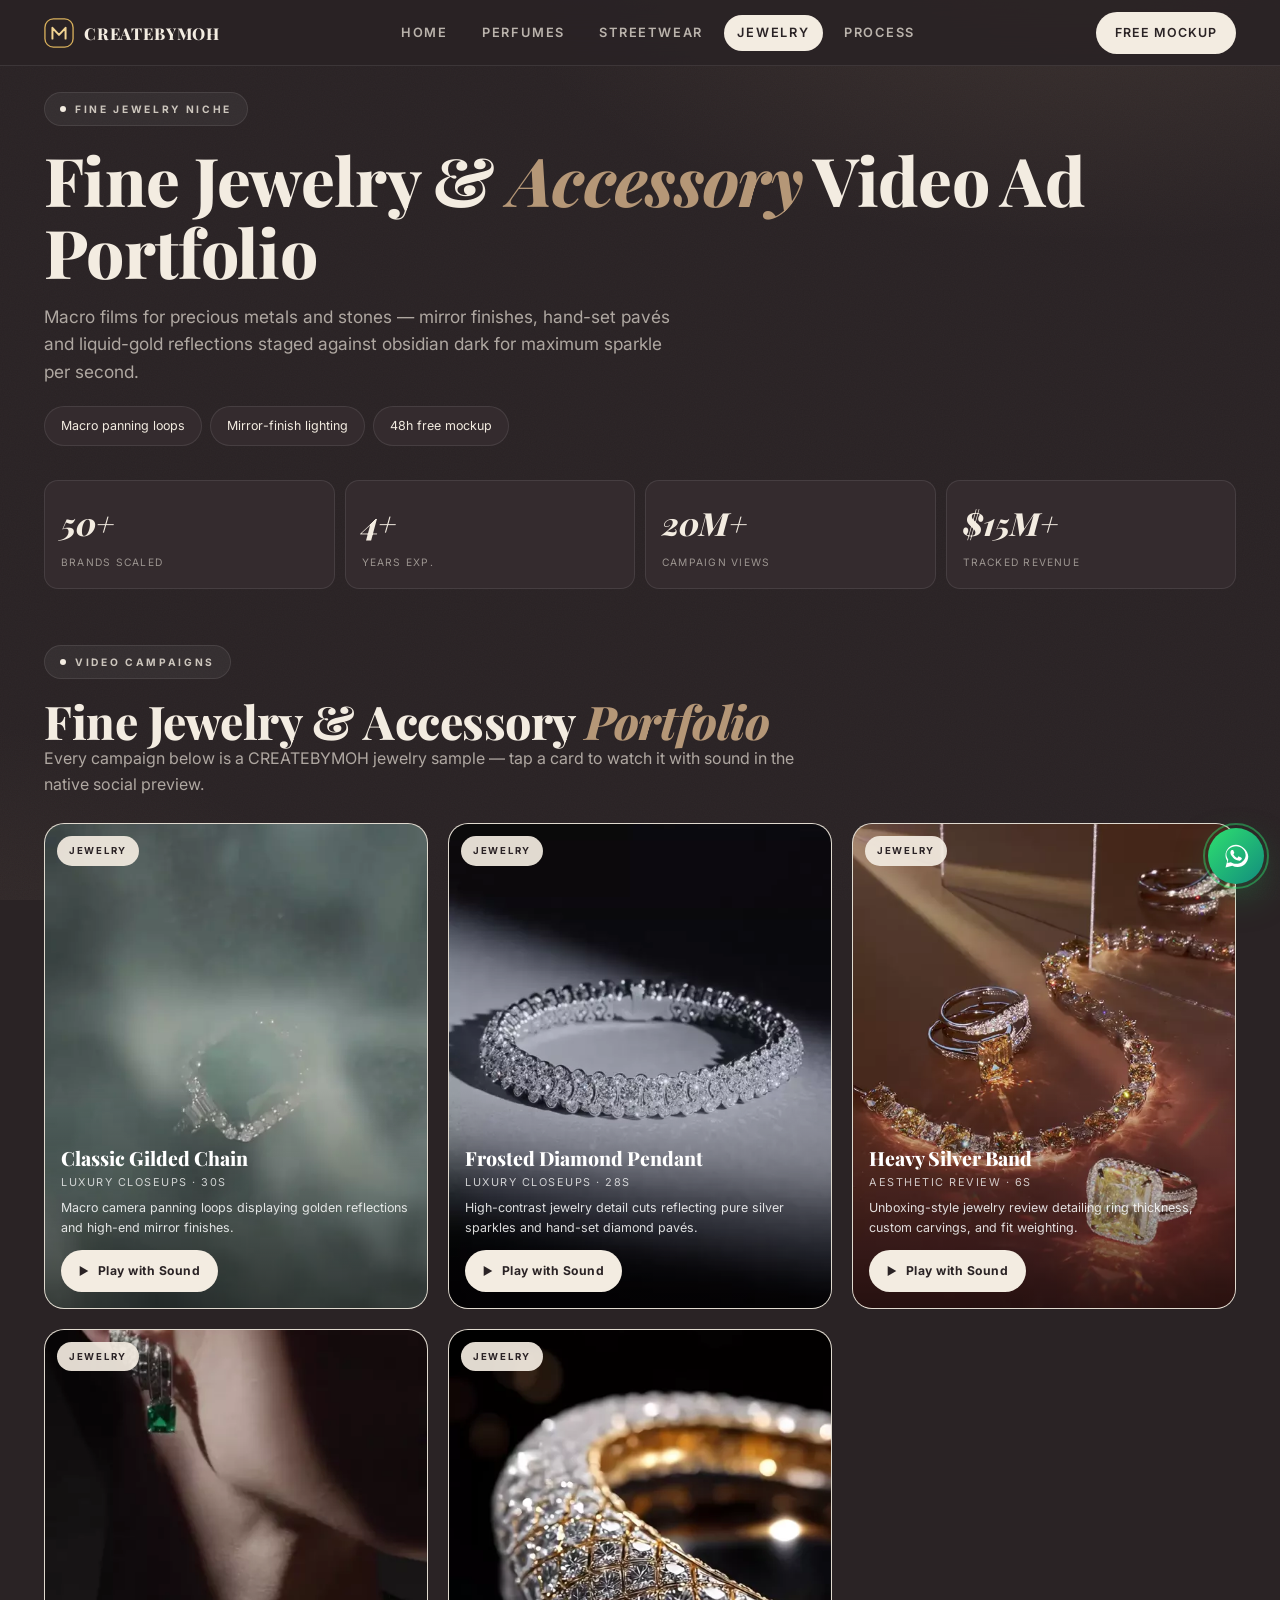
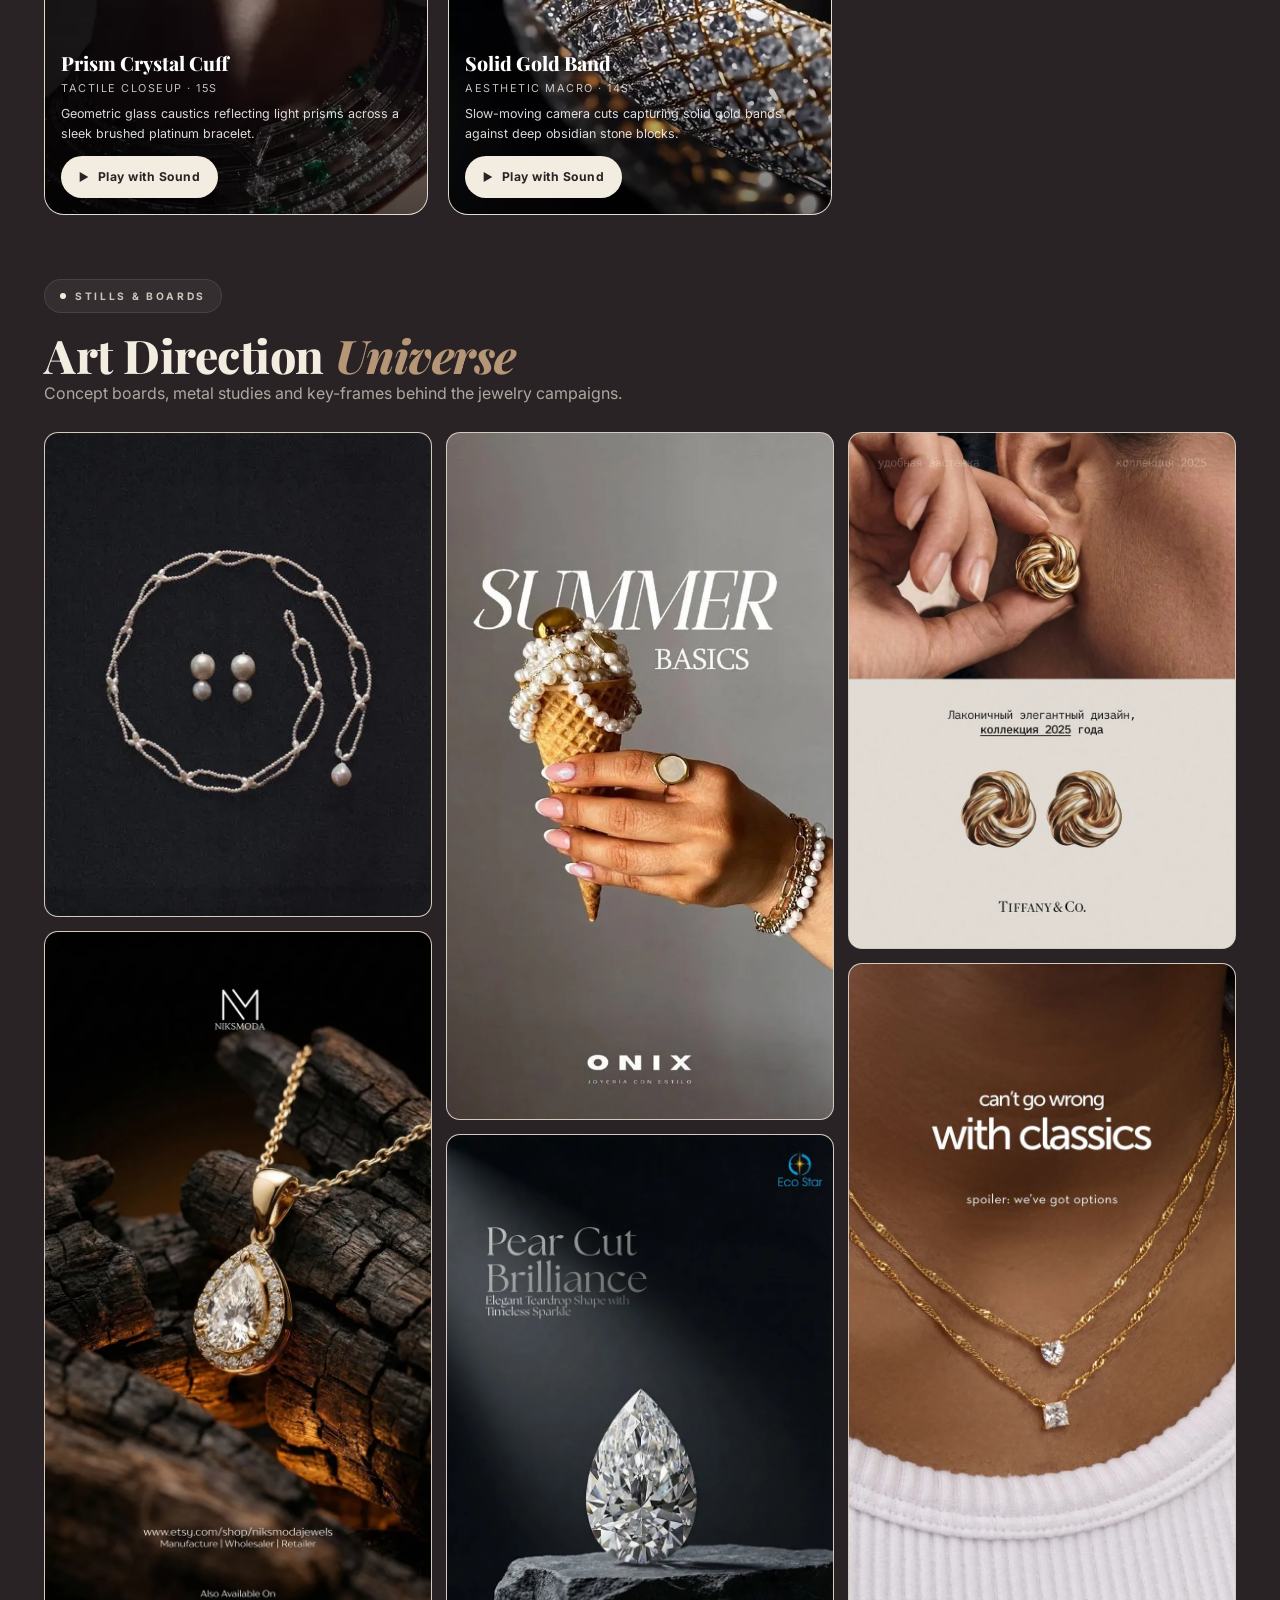
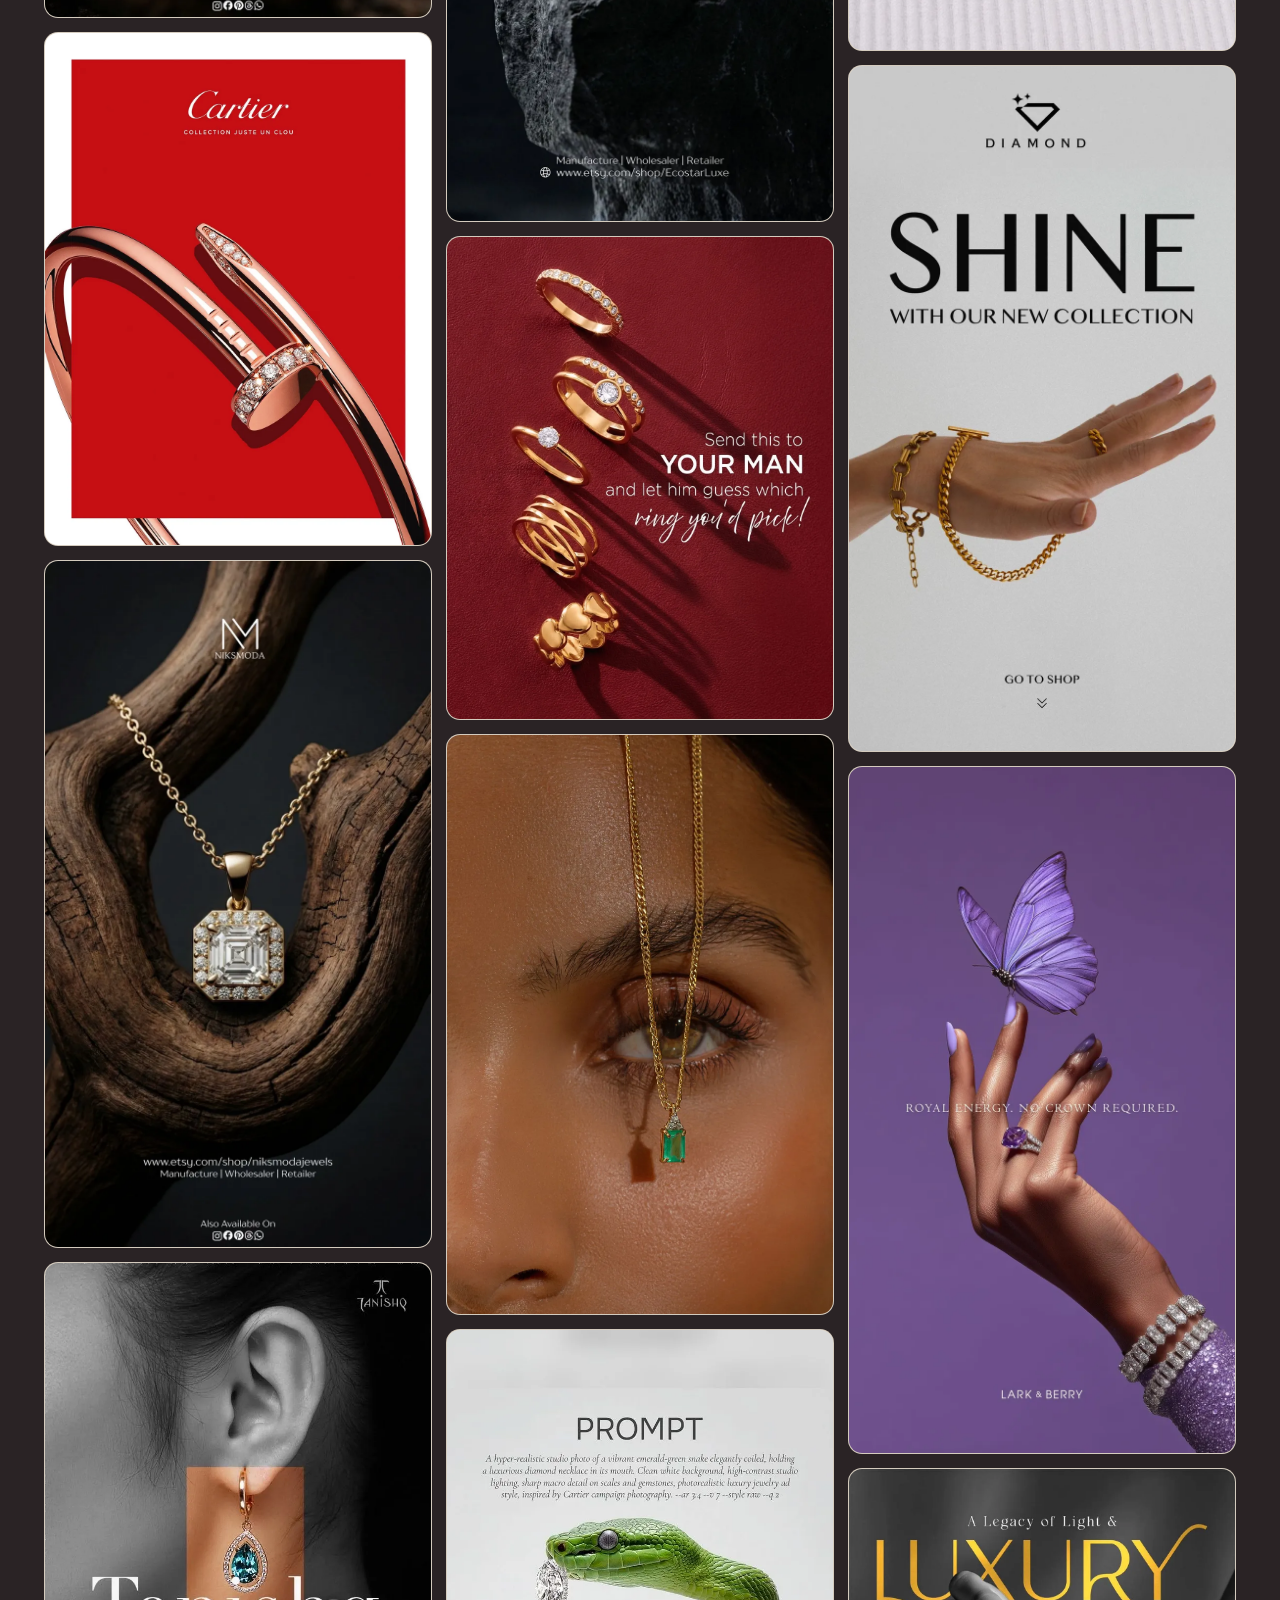
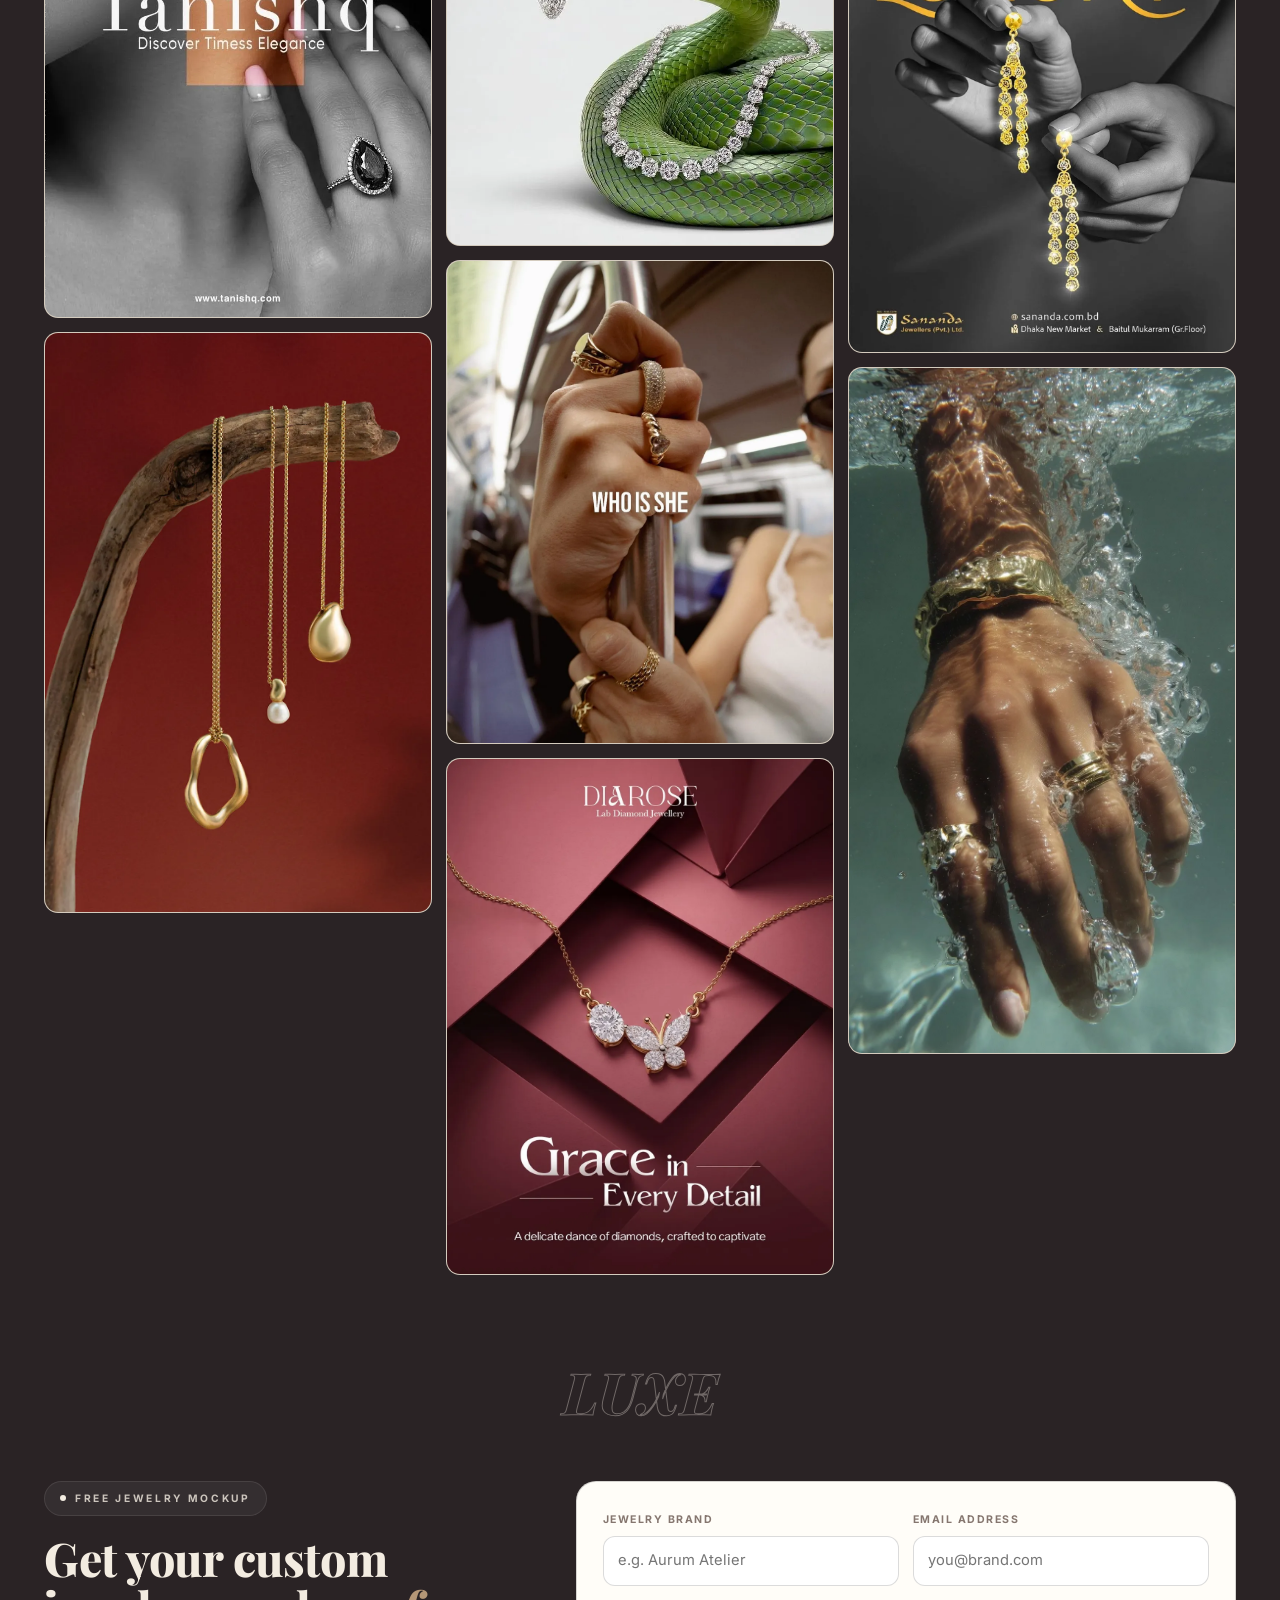
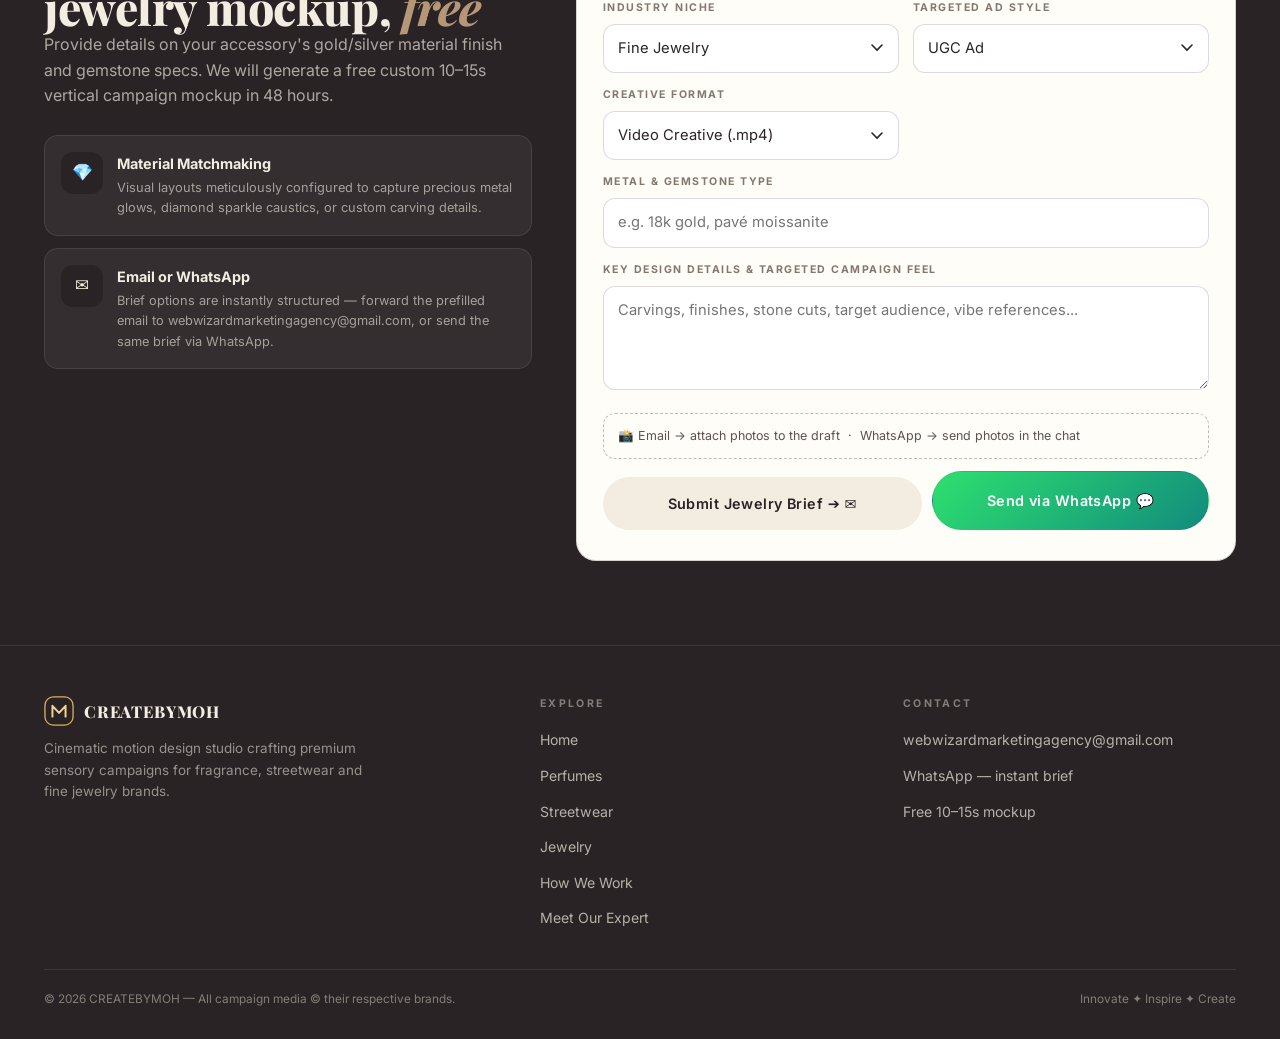
<file: jewelry/index.html>
<!DOCTYPE html>
<html lang="en">
<head>
  <meta charset="UTF-8">
  <meta name="viewport" content="width=device-width, initial-scale=1.0, viewport-fit=cover">
  <title>CREATEBYMOH — Fine Jewelry & Accessory Video Ad Portfolio</title>
  <meta name="description" content="Fine jewelry and accessory video ads — macro films of precious metals, diamond pavés and mirror finishes staged for maximum sparkle. Free 10–15s mockup in 48h.">
  <meta property="og:title" content="CREATEBYMOH — Fine Jewelry & Accessory Video Ad Portfolio">
  <meta property="og:description" content="Luxury closeups, aesthetic macros and tactile jewelry films. Free custom ad mockup in 48 hours.">
  <meta name="theme-color" content="#2a2325">
  <link rel="icon" type="image/svg+xml" href="/assets/favicon.svg">
  <link rel="preconnect" href="https://fonts.googleapis.com">
  <link rel="preconnect" href="https://fonts.gstatic.com" crossorigin>
  <link href="https://fonts.googleapis.com/css2?family=Inter:wght@400;500;600;700&family=Playfair+Display:ital,wght@0,700;0,800;1,700;1,800&display=swap" rel="stylesheet">
  <link rel="stylesheet" href="/assets/css/style.min.css">
  <meta property="og:image" content="https://createbymoh.netlify.app/assets/media/perfume/images/perfume-01.webp">
  <meta name="twitter:card" content="summary_large_image">
  <meta name="twitter:image" content="https://createbymoh.netlify.app/assets/media/perfume/images/perfume-01.webp">
</head>
<body data-page="jewelry" data-niche-preset="Fine Jewelry">

  <div class="bg-aurora"></div>
  <div class="bg-noise"></div>

  <header class="nav">
    <div class="container nav-inner">
      <a class="brand" href="/">
        <svg viewBox="0 0 32 32" fill="none" aria-hidden="true">
          <rect x="1" y="1" width="30" height="30" rx="9" stroke="#d9b15c" stroke-width="1.4"/>
          <path d="M9 22V10.5L16 18l7-7.5V22" stroke="#f2d492" stroke-width="2.1" stroke-linecap="round" stroke-linejoin="round"/>
        </svg>
        CREATEBYMOH
      </a>
      <nav class="nav-links" aria-label="Primary">
        <a href="/">Home</a>
        <a href="/perfumes/">Perfumes</a>
        <a href="/streetwear/">Streetwear</a>
        <a href="/jewelry/" class="active">Jewelry</a>
        <a href="/how-we-work/">Process</a>
      </nav>
      <a class="btn btn-gold btn-sm nav-cta" href="#brief">Free Mockup</a>
      <button class="nav-burger" aria-label="Open menu" aria-expanded="false">
        <span></span><span></span><span></span>
      </button>
    </div>
  </header>

  <div class="mobile-menu" role="dialog" aria-label="Mobile navigation">
    <a class="mm-link" href="/">Home <small>01</small></a>
    <a class="mm-link" href="/perfumes/">Perfumes <small>Niche</small></a>
    <a class="mm-link" href="/streetwear/">Streetwear <small>Niche</small></a>
    <a class="mm-link active" href="/jewelry/">Jewelry <small>Niche</small></a>
    <a class="mm-link" href="/how-we-work/">Process <small>Studio</small></a>
    <a class="mm-link" href="/about/">Meet the Expert <small>Studio</small></a>
    <a class="btn btn-gold" href="#brief">Get a Free 10–15s Ad Mockup</a>
  </div>

  <main>
    <!-- ================= PAGE HERO ================= -->
    <section class="page-hero">
      <div class="container">
        <span class="eyebrow reveal"><span class="dot"></span> Fine Jewelry Niche</span>
        <h1 class="reveal">Fine Jewelry &amp; <em>Accessory</em> Video Ad Portfolio</h1>
        <p class="lede reveal">
          Macro films for precious metals and stones — mirror finishes, hand-set pavés and
          liquid-gold reflections staged against obsidian dark for maximum sparkle per second.
        </p>
        <div class="niche-badge reveal">
          <span class="tag">Macro panning loops</span>
          <span class="tag">Mirror-finish lighting</span>
          <span class="tag">48h free mockup</span>
        </div>
        <div class="stats" data-stats></div>
      </div>
    </section>

    <!-- ================= VIDEO PORTFOLIO ================= -->
    <section class="section" id="work" style="padding-top:30px">
      <div class="container">
        <div class="section-head reveal">
          <span class="eyebrow"><span class="dot"></span> Video Campaigns</span>
          <h2>Fine Jewelry &amp; Accessory <em>Portfolio</em></h2>
          <p>Every campaign below is a CREATEBYMOH jewelry sample — tap a card to watch it with sound in the native social preview.</p>
        </div>
        <div class="card-grid" id="video-grid"></div>
      </div>
    </section>

    <!-- ================= ART DIRECTION ================= -->
    <section class="section" id="art-direction" style="padding-top:20px">
      <div class="container">
        <div class="section-head reveal">
          <span class="eyebrow"><span class="dot"></span> Stills &amp; Boards</span>
          <h2>Art Direction <em>Universe</em></h2>
          <p>Concept boards, metal studies and key-frames behind the jewelry campaigns.</p>
        </div>
        <div class="gallery" id="gallery-grid"></div>
      </div>
    </section>

    <div class="divider-word" aria-hidden="true">LUXE</div>

    <!-- ================= BRIEF ================= -->
    <section class="section" id="brief">
      <div class="container">
        <div class="brief-wrap">
          <div>
            <div class="section-head reveal">
              <span class="eyebrow"><span class="dot"></span> Free Jewelry Mockup</span>
              <h2>Get your custom jewelry mockup, <em>free</em></h2>
              <p>Provide details on your accessory's gold/silver material finish and gemstone specs. We will generate a free custom 10–15s vertical campaign mockup in 48 hours.</p>
            </div>
            <div class="brief-points" data-brief-points="jewelry"></div>
          </div>

          <div class="reveal">
            <form class="brief-form" data-brief data-product-label="Metal &amp; Gemstone Type" data-desc-label="Key Design Details &amp; targeted campaign feel">
              <div class="form-grid two">
                <div class="field">
                  <label for="f-brand">Jewelry Brand</label>
                  <input id="f-brand" name="brand" type="text" placeholder="e.g. Aurum Atelier" required>
                </div>
                <div class="field">
                  <label for="f-email">Email Address</label>
                  <input id="f-email" name="email" type="email" placeholder="you@brand.com" required>
                </div>
                <div class="field">
                  <label for="f-niche">Industry Niche</label>
                  <select id="f-niche" name="niche" required></select>
                </div>
                <div class="field" data-specify-wrap>
                  <label for="f-specify">Please Specify Niche</label>
                  <input id="f-specify" name="specify" type="text" placeholder="Your niche">
                </div>
                <div class="field">
                  <label for="f-adstyle">Targeted Ad Style</label>
                  <select id="f-adstyle" name="adstyle" required></select>
                </div>
                <div class="field">
                  <label for="f-format">Creative Format</label>
                  <select id="f-format" name="format" required></select>
                </div>
                <div class="field span-2">
                  <label for="f-product">Metal &amp; Gemstone Type</label>
                  <input id="f-product" name="product" type="text" placeholder="e.g. 18k gold, pavé moissanite">
                </div>
                <div class="field span-2">
                  <label for="f-desc">Key Design Details &amp; targeted campaign feel</label>
                  <textarea id="f-desc" name="desc" placeholder="Carvings, finishes, stone cuts, target audience, vibe references..."></textarea>
                </div>
              </div>
              <p class="form-note" style="margin-top:16px">📸 Email → attach photos to the draft &nbsp;·&nbsp; WhatsApp → send photos in the chat</p>
              <div class="form-actions">
                <button class="btn btn-gold form-submit" type="submit">Submit Jewelry Brief ➔ ✉️</button>
                <button class="btn btn-wa" type="button" data-wa-send>Send via WhatsApp 💬</button>
              </div>
            </form>

            <div class="form-success brief-form" id="brief-success">
              <div class="crown">👑</div>
              <h3>Brief Prepared</h3>
              <p data-ok-email>Success! Your brief is ready — your email client has been launched with everything pre-filled to <b>webwizardmarketingagency@gmail.com</b>. Just attach your product photos and hit Send!</p>
              <p data-ok-wa hidden>Success! The full brief has been handed to <b>WhatsApp</b> — just press Send in the chat that opened, then drop your product photos into the conversation.</p>
              <span class="fs-or">Prefer the other channel? <a href="mailto:webwizardmarketingagency@gmail.com">Email us</a> · <a href="https://wa.me/2348164802777" target="_blank" rel="noopener">WhatsApp us</a></span>
            </div>
          </div>
        </div>
      </div>
    </section>
  </main>

  <footer class="footer">
    <div class="container">
      <div class="footer-grid">
        <div>
          <a class="brand" href="/">
            <svg viewBox="0 0 32 32" fill="none" aria-hidden="true">
              <rect x="1" y="1" width="30" height="30" rx="9" stroke="#d9b15c" stroke-width="1.4"/>
              <path d="M9 22V10.5L16 18l7-7.5V22" stroke="#f2d492" stroke-width="2.1" stroke-linecap="round" stroke-linejoin="round"/>
            </svg>
            CREATEBYMOH
          </a>
          <p class="f-note">Cinematic motion design studio crafting premium sensory campaigns for fragrance, streetwear and fine jewelry brands.</p>
        </div>
        <div>
          <h5>Explore</h5>
          <ul>
            <li><a href="/">Home</a></li>
            <li><a href="/perfumes/">Perfumes</a></li>
            <li><a href="/streetwear/">Streetwear</a></li>
            <li><a href="/jewelry/">Jewelry</a></li>
            <li><a href="/how-we-work/">How We Work</a></li>
            <li><a href="/about/">Meet Our Expert</a></li>
          </ul>
        </div>
        <div>
          <h5>Contact</h5>
          <ul>
            <li><a href="mailto:webwizardmarketingagency@gmail.com">webwizardmarketingagency@gmail.com</a></li>
            <li><a href="https://wa.me/2348164802777" target="_blank" rel="noopener">WhatsApp — instant brief</a></li>
            <li><a href="#brief">Free 10–15s mockup</a></li>
          </ul>
        </div>
      </div>
      <div class="footer-bottom">
        <span>© <span id="year">2026</span> CREATEBYMOH — All campaign media © their respective brands.</span>
        <span>Innovate ✦ Inspire ✦ Create</span>
      </div>
    </div>
  </footer>

  <a class="wa-float" href="https://wa.me/2348164802777?text=Hi%20CREATEBYMOH%2C%20I%27m%20interested%20in%20a%20free%20custom%20ad%20campaign%20for%20my%20brand!" target="_blank" rel="noopener" aria-label="Chat on WhatsApp">
    <svg viewBox="0 0 32 32" aria-hidden="true"><path d="M16 3C9.4 3 4 8.4 4 15c0 2.4.7 4.6 2 6.4L4 29l7.8-2c1.8 1 3.8 1.5 5.8 1.5h.4c6.6 0 12-5.4 12-12S22.6 3 16 3zm0 21.9c-1.9 0-3.8-.6-5.4-1.6l-.4-.2-4 1 1-3.9-.3-.4c-1.2-1.7-1.9-3.8-1.9-6C5 9.6 9.9 4.8 16 4.8S27 9.6 27 15s-4.9 9.9-11 9.9zm5.5-7.4c-.3-.2-1.8-.9-2-1-.3-.1-.5-.2-.7.2-.2.3-.8 1-.9 1.2-.2.2-.4.2-.7.1-.3-.2-1.3-.5-2.4-1.5-.9-.8-1.5-1.8-1.7-2.1-.2-.3 0-.5.1-.6l.5-.6c.2-.2.2-.3.3-.5.1-.2.1-.4 0-.6-.1-.2-.7-1.8-1-2.4-.3-.6-.6-.5-.8-.6h-.6c-.2 0-.6.1-.9.4-.3.3-1.1 1.1-1.1 2.7s1.2 3.1 1.3 3.4c.2.2 2.3 3.5 5.5 4.9.8.3 1.4.5 1.9.7.8.2 1.5.2 2 .1.6-.1 1.8-.8 2.1-1.5.3-.7.3-1.3.2-1.5-.1-.1-.3-.2-.6-.4z"/></svg>
  </a>

  <div class="modal" id="campaign-modal" aria-hidden="true">
    <div class="modal-backdrop"></div>
    <div class="modal-shell">
      <button class="modal-close" aria-label="Close player">✕</button>
      <div class="phone">
        <div class="phone-screen"></div>
      </div>
    </div>
  </div>

  <div class="lightbox" id="lightbox"><img alt="Art direction frame full view"></div>

  <script src="/assets/js/data.min.js"></script>
  <script src="/assets/js/main.min.js"></script>
  <script>
    (function () {
      var D = window.CBM, cfg = D.niches.jewelry;
      document.querySelector('[data-brief-points="jewelry"]').innerHTML = cfg.brief.points.map(function (p) {
        return '<div class="brief-point reveal"><div class="bp-ico">' + p.icon + '</div><div><b>' + p.title + '</b><p>' + p.desc + '</p></div></div>';
      }).join("");
      window.CBM_FILL_SELECTS && window.CBM_FILL_SELECTS();
      window.CBM_REVEAL && window.CBM_REVEAL();
      document.getElementById("year").textContent = new Date().getFullYear();
    })();
  </script>
</body>
</html>
</file>
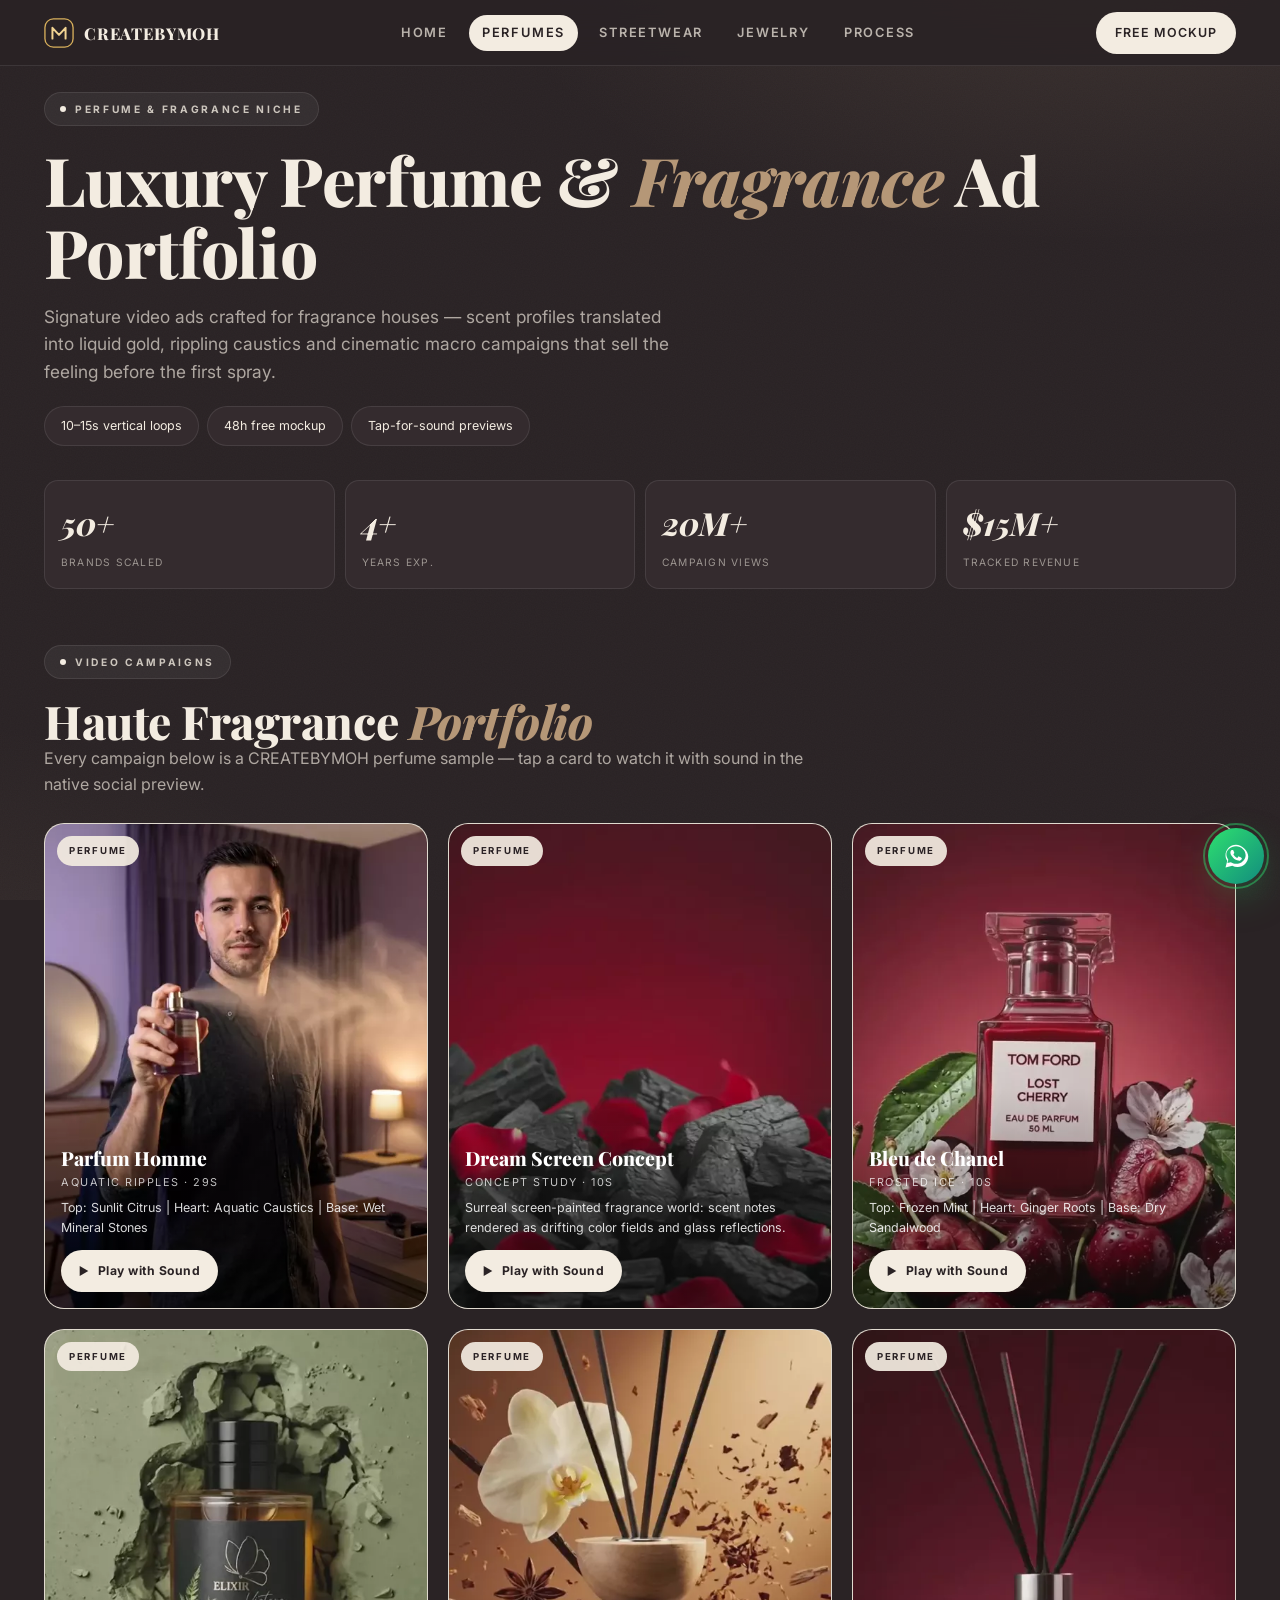
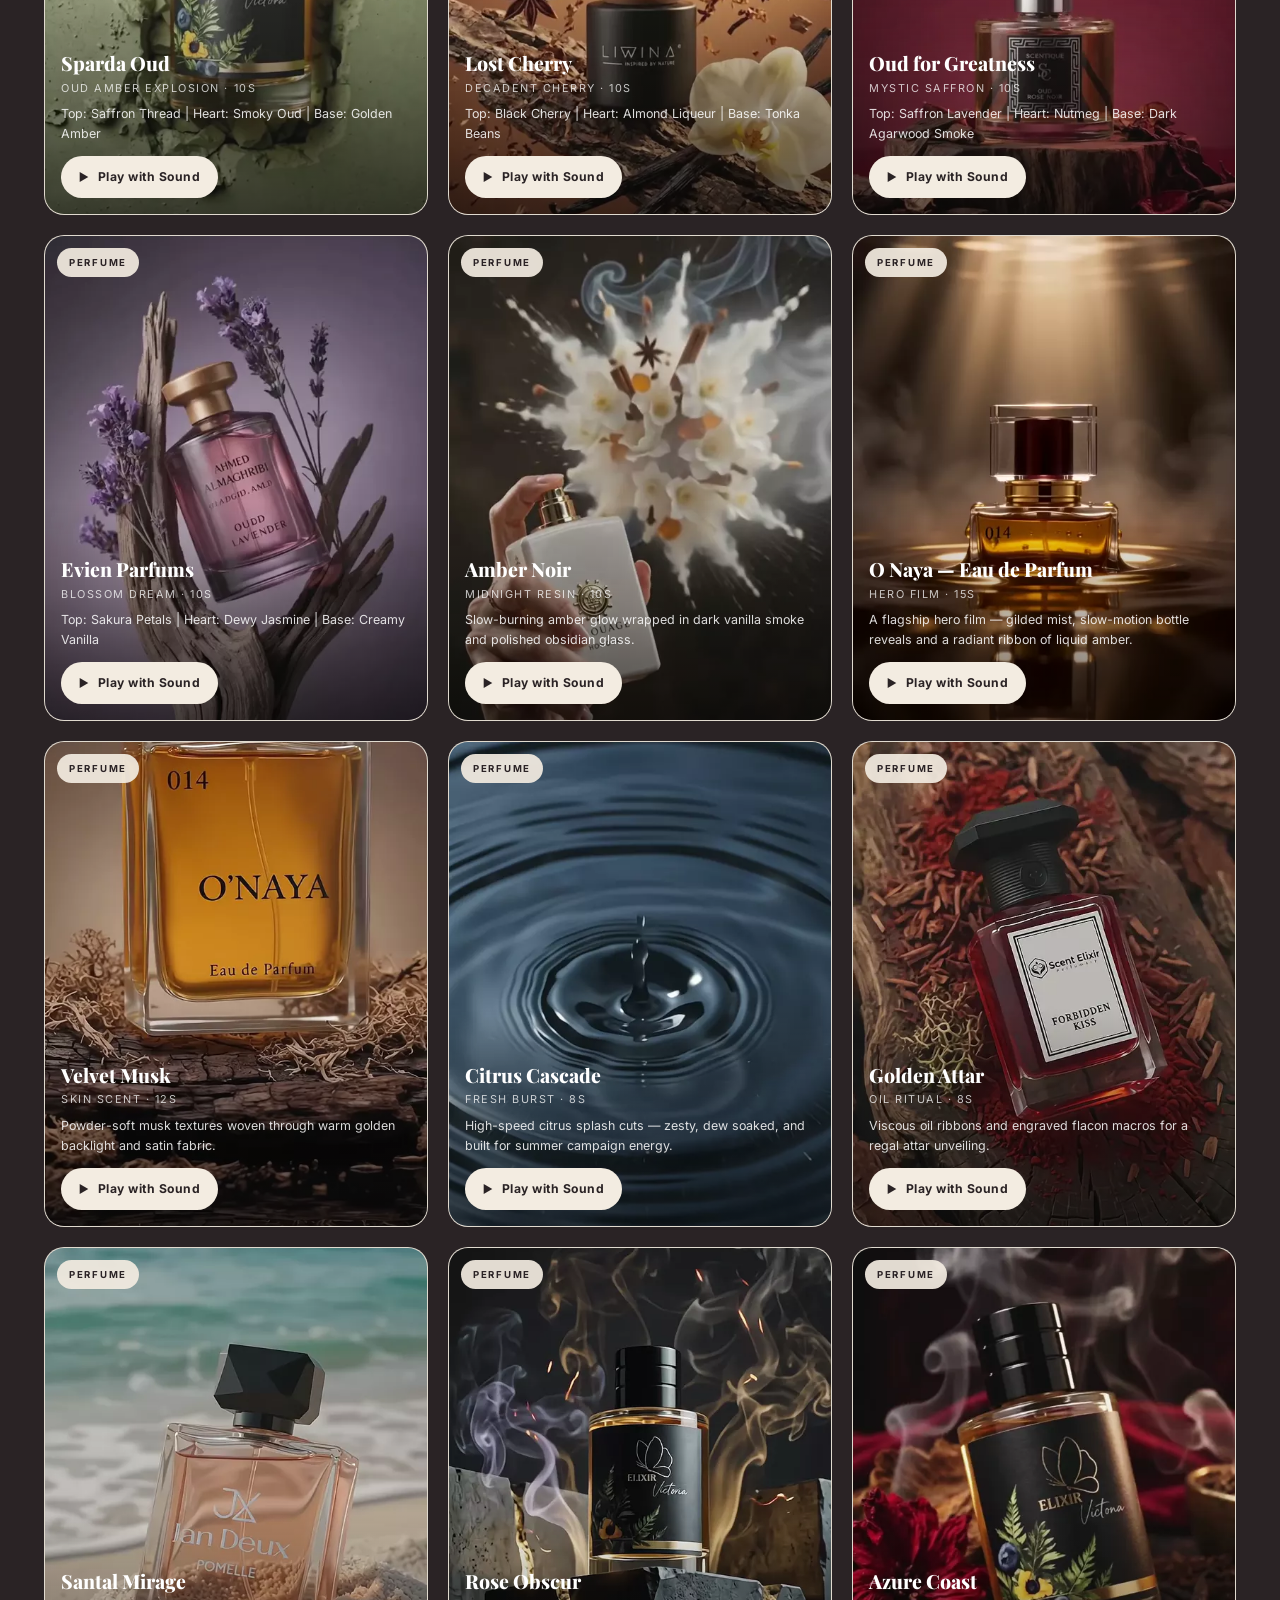
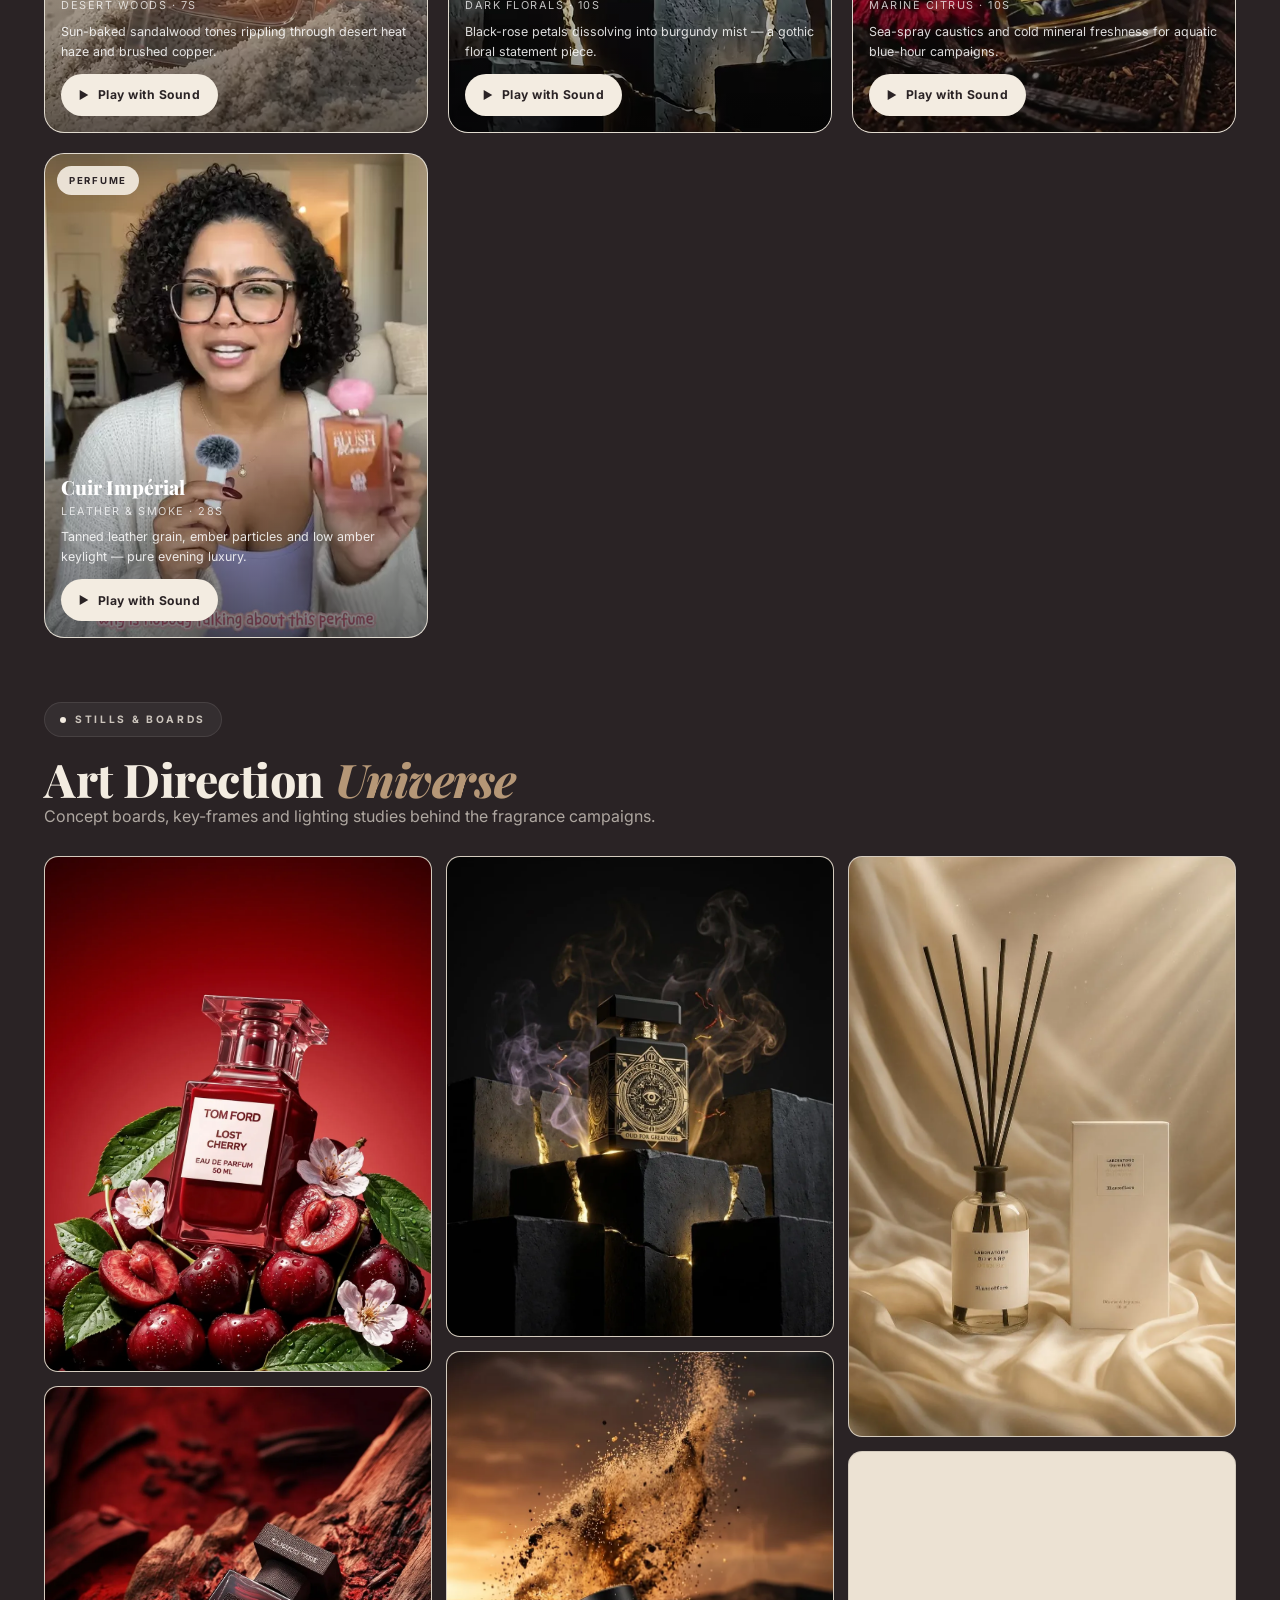
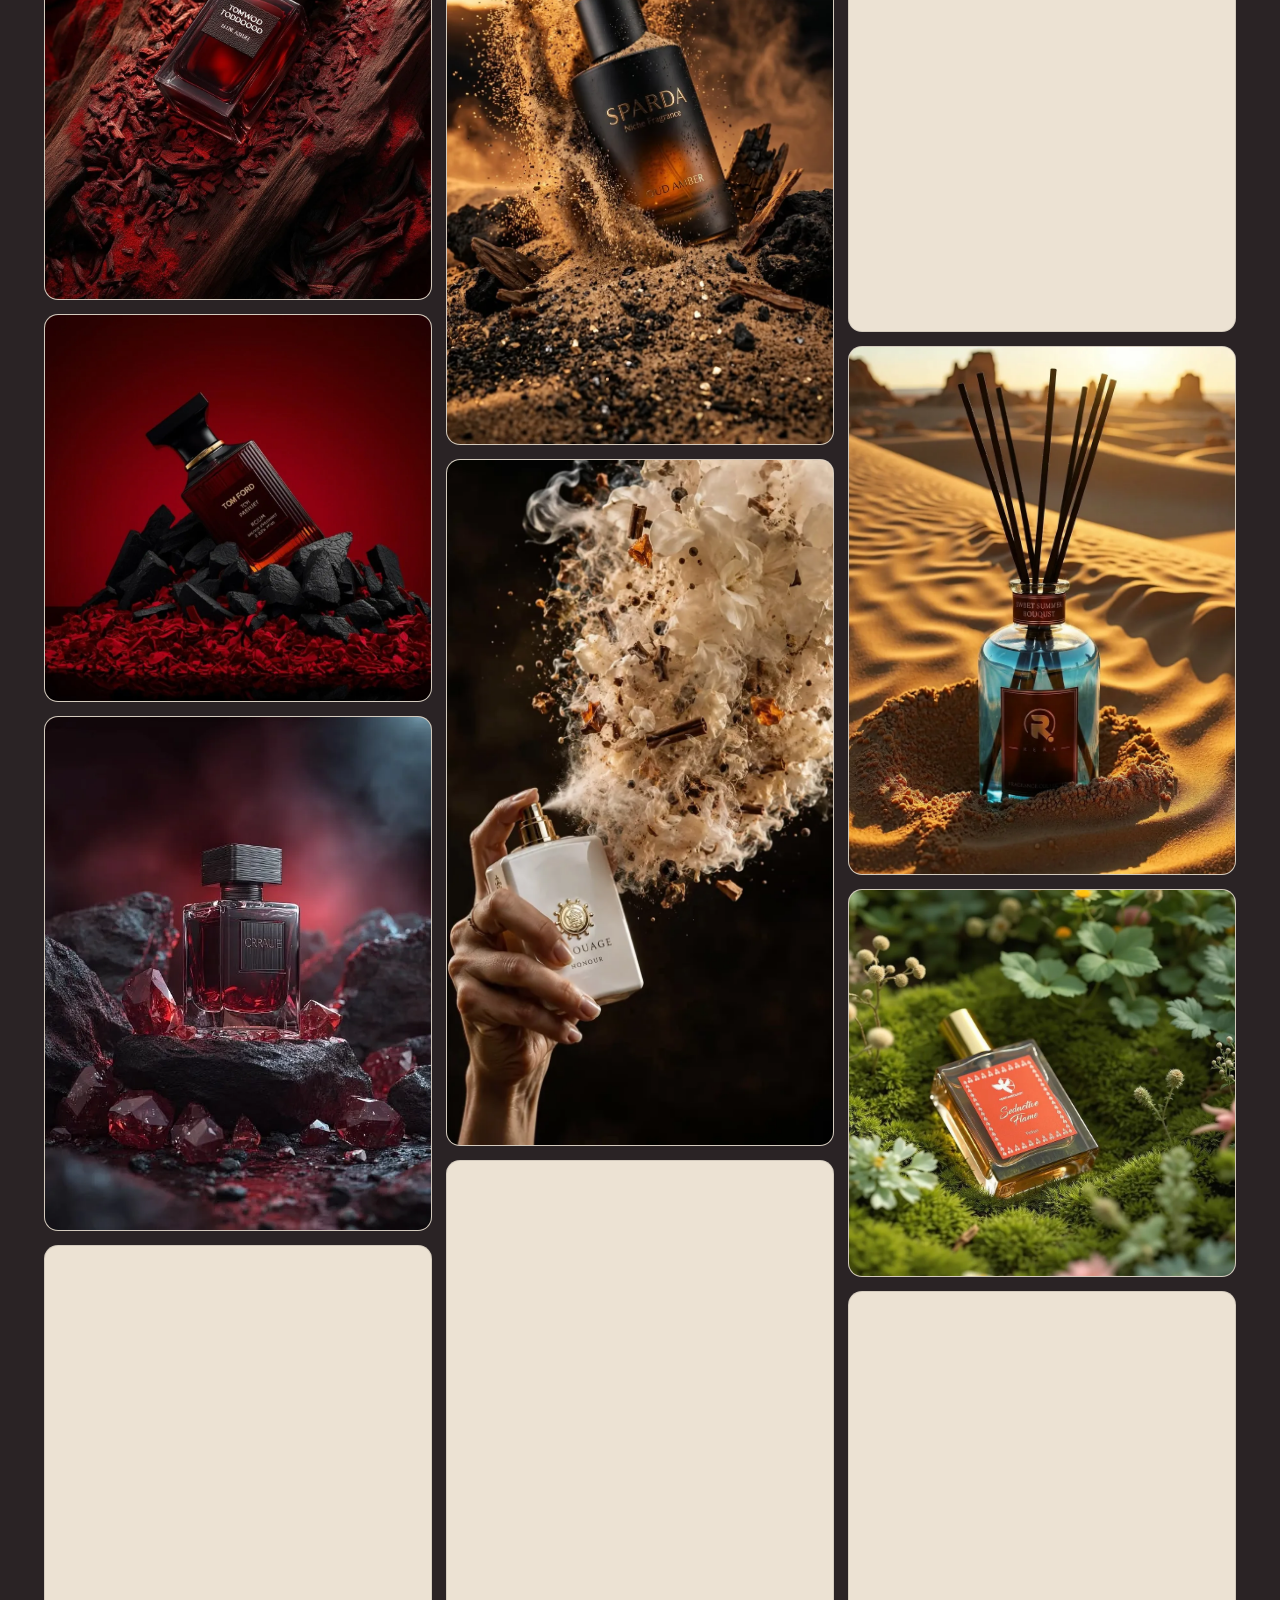
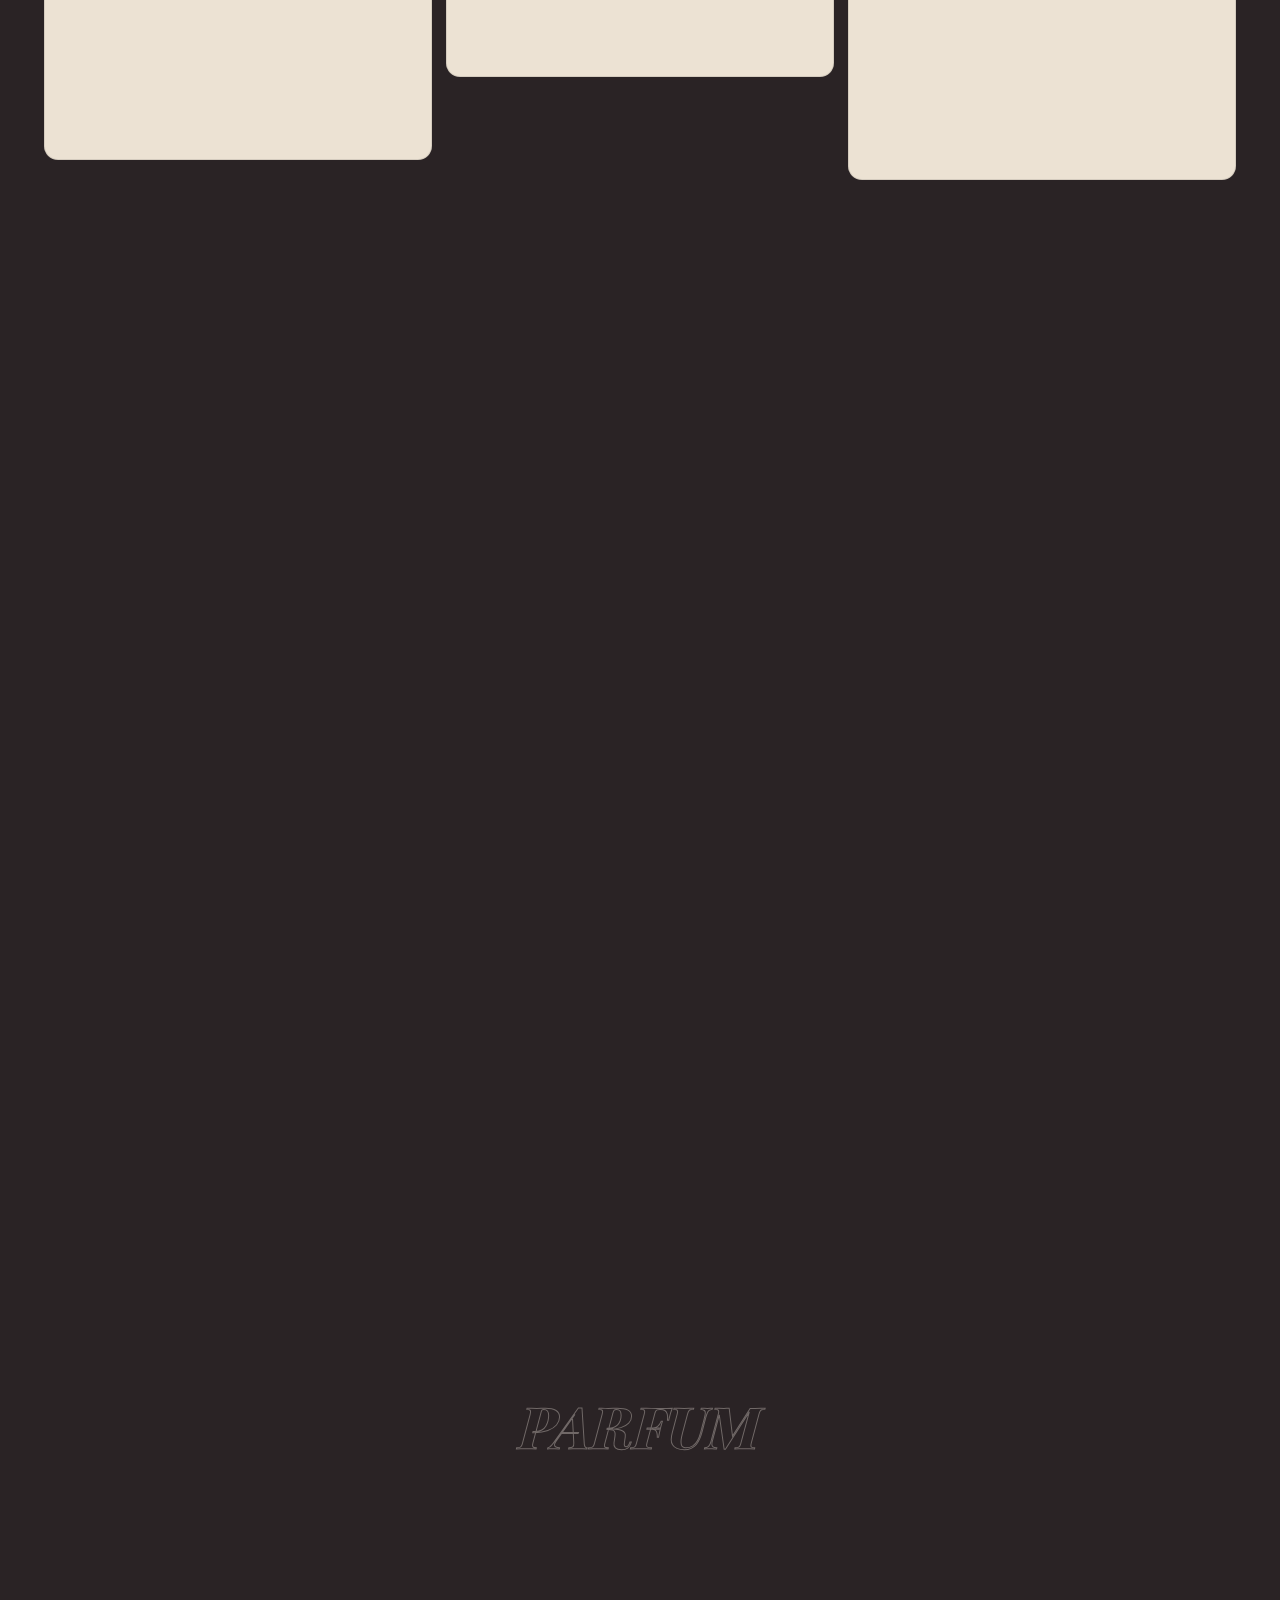
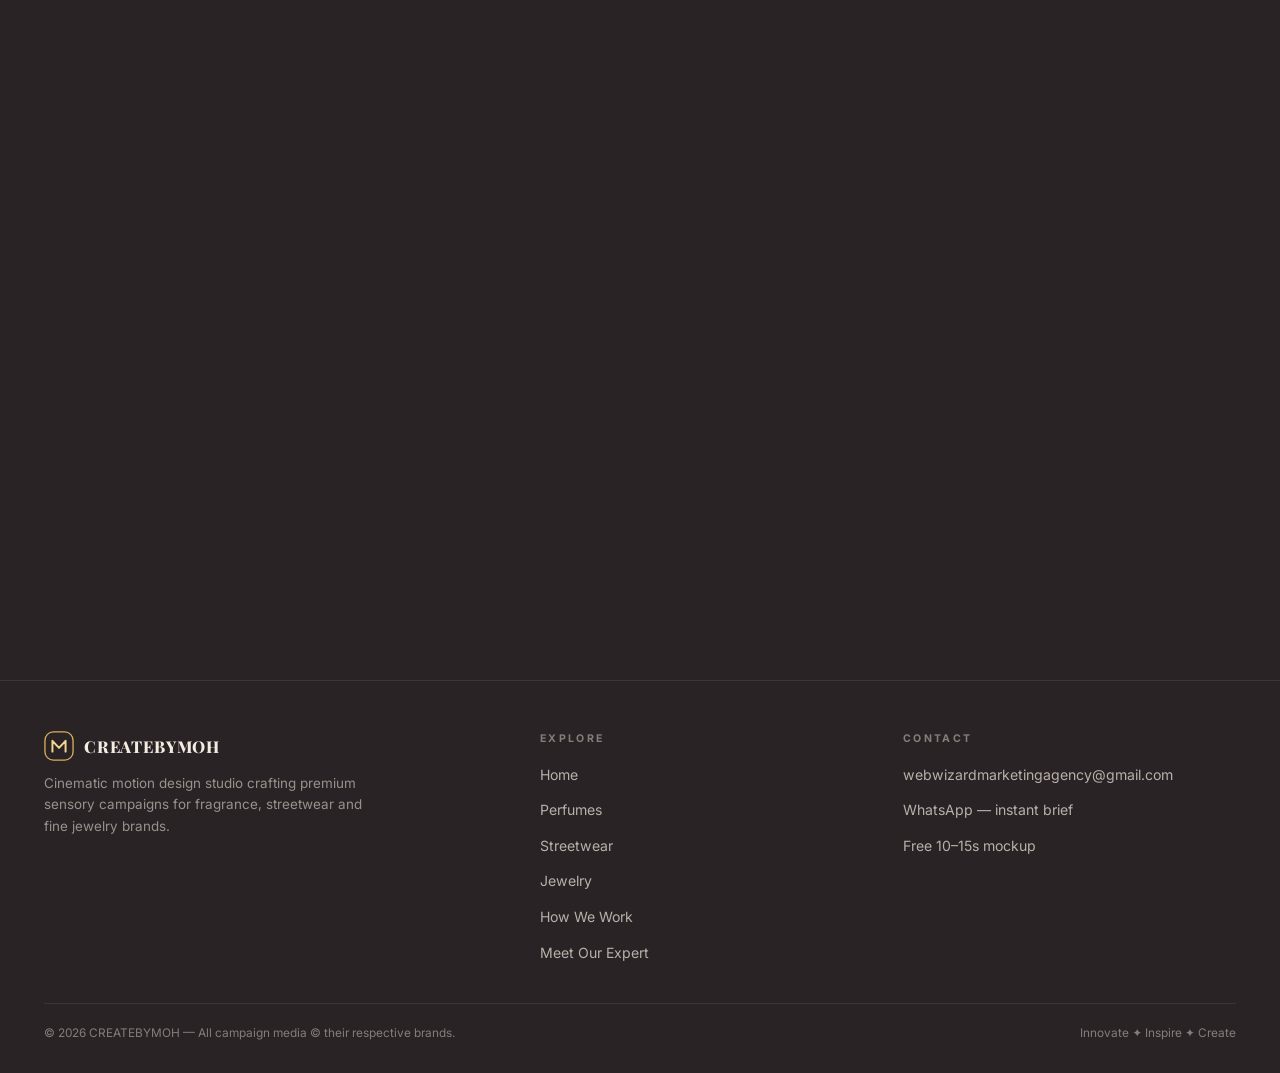
<file: perfumes/index.html>
<!DOCTYPE html>
<html lang="en">
<head>
  <meta charset="UTF-8">
  <meta name="viewport" content="width=device-width, initial-scale=1.0, viewport-fit=cover">
  <title>CREATEBYMOH — Luxury Perfume & Fragrance Ad Portfolio</title>
  <meta name="description" content="Signature cinematic video ads for perfume and fragrance brands — scent notes translated into liquid gold, rippling caustics and macro campaign films. Free 10–15s mockup in 48h.">
  <meta property="og:title" content="CREATEBYMOH — Luxury Perfume & Fragrance Ad Portfolio">
  <meta property="og:description" content="Haute fragrance campaigns: aquatic ripples, oud explosions, blossom dreams. Free custom ad mockup in 48 hours.">
  <meta name="theme-color" content="#2a2325">
  <link rel="icon" type="image/svg+xml" href="/assets/favicon.svg">
  <link rel="preconnect" href="https://fonts.googleapis.com">
  <link rel="preconnect" href="https://fonts.gstatic.com" crossorigin>
  <link href="https://fonts.googleapis.com/css2?family=Inter:wght@400;500;600;700&family=Playfair+Display:ital,wght@0,700;0,800;1,700;1,800&display=swap" rel="stylesheet">
  <link rel="stylesheet" href="/assets/css/style.min.css">
  <meta property="og:image" content="https://createbymoh.netlify.app/assets/media/perfume/images/perfume-01.webp">
  <meta name="twitter:card" content="summary_large_image">
  <meta name="twitter:image" content="https://createbymoh.netlify.app/assets/media/perfume/images/perfume-01.webp">
</head>
<body data-page="perfume" data-niche-preset="Perfume &amp; Fragrance">

  <div class="bg-aurora"></div>
  <div class="bg-noise"></div>

  <header class="nav">
    <div class="container nav-inner">
      <a class="brand" href="/">
        <svg viewBox="0 0 32 32" fill="none" aria-hidden="true">
          <rect x="1" y="1" width="30" height="30" rx="9" stroke="#d9b15c" stroke-width="1.4"/>
          <path d="M9 22V10.5L16 18l7-7.5V22" stroke="#f2d492" stroke-width="2.1" stroke-linecap="round" stroke-linejoin="round"/>
        </svg>
        CREATEBYMOH
      </a>
      <nav class="nav-links" aria-label="Primary">
        <a href="/">Home</a>
        <a href="/perfumes/" class="active">Perfumes</a>
        <a href="/streetwear/">Streetwear</a>
        <a href="/jewelry/">Jewelry</a>
        <a href="/how-we-work/">Process</a>
      </nav>
      <a class="btn btn-gold btn-sm nav-cta" href="#brief">Free Mockup</a>
      <button class="nav-burger" aria-label="Open menu" aria-expanded="false">
        <span></span><span></span><span></span>
      </button>
    </div>
  </header>

  <div class="mobile-menu" role="dialog" aria-label="Mobile navigation">
    <a class="mm-link" href="/">Home <small>01</small></a>
    <a class="mm-link active" href="/perfumes/">Perfumes <small>Niche</small></a>
    <a class="mm-link" href="/streetwear/">Streetwear <small>Niche</small></a>
    <a class="mm-link" href="/jewelry/">Jewelry <small>Niche</small></a>
    <a class="mm-link" href="/how-we-work/">Process <small>Studio</small></a>
    <a class="mm-link" href="/about/">Meet the Expert <small>Studio</small></a>
    <a class="btn btn-gold" href="#brief">Get a Free 10–15s Ad Mockup</a>
  </div>

  <main>
    <!-- ================= PAGE HERO ================= -->
    <section class="page-hero">
      <div class="container">
        <span class="eyebrow reveal"><span class="dot"></span> Perfume &amp; Fragrance Niche</span>
        <h1 class="reveal">Luxury Perfume &amp; <em>Fragrance</em> Ad Portfolio</h1>
        <p class="lede reveal">
          Signature video ads crafted for fragrance houses — scent profiles translated into liquid gold,
          rippling caustics and cinematic macro campaigns that sell the feeling before the first spray.
        </p>
        <div class="niche-badge reveal">
          <span class="tag">10–15s vertical loops</span>
          <span class="tag">48h free mockup</span>
          <span class="tag">Tap-for-sound previews</span>
        </div>
        <div class="stats" data-stats></div>
      </div>
    </section>

    <!-- ================= VIDEO PORTFOLIO ================= -->
    <section class="section" id="work" style="padding-top:30px">
      <div class="container">
        <div class="section-head reveal">
          <span class="eyebrow"><span class="dot"></span> Video Campaigns</span>
          <h2>Haute Fragrance <em>Portfolio</em></h2>
          <p>Every campaign below is a CREATEBYMOH perfume sample — tap a card to watch it with sound in the native social preview.</p>
        </div>
        <div class="card-grid" id="video-grid"></div>
      </div>
    </section>

    <!-- ================= ART DIRECTION ================= -->
    <section class="section" id="art-direction" style="padding-top:20px">
      <div class="container">
        <div class="section-head reveal">
          <span class="eyebrow"><span class="dot"></span> Stills &amp; Boards</span>
          <h2>Art Direction <em>Universe</em></h2>
          <p>Concept boards, key-frames and lighting studies behind the fragrance campaigns.</p>
        </div>
        <div class="gallery" id="gallery-grid"></div>
      </div>
    </section>

    <div class="divider-word" aria-hidden="true">PARFUM</div>

    <!-- ================= BRIEF ================= -->
    <section class="section" id="brief">
      <div class="container">
        <div class="brief-wrap">
          <div>
            <div class="section-head reveal">
              <span class="eyebrow"><span class="dot"></span> Free Fragrance Mockup</span>
              <h2>Get your custom perfume ad mockup, <em>free</em></h2>
              <p>Provide details on your perfume bottle style and targeted client vibe. We will generate a free custom 10–15s vertical campaign mock in 48 hours.</p>
            </div>
            <div class="brief-points" data-brief-points="perfume"></div>
          </div>

          <div class="reveal">
            <form class="brief-form" data-brief data-product-label="Bottle Finish / Materials" data-desc-label="Key Olfactory Notes &amp; targeted feel">
              <div class="form-grid two">
                <div class="field">
                  <label for="f-brand">Fragrance Brand</label>
                  <input id="f-brand" name="brand" type="text" placeholder="e.g. Maison Aurelia" required>
                </div>
                <div class="field">
                  <label for="f-email">Email Address</label>
                  <input id="f-email" name="email" type="email" placeholder="you@brand.com" required>
                </div>
                <div class="field">
                  <label for="f-niche">Industry Niche</label>
                  <select id="f-niche" name="niche" required></select>
                </div>
                <div class="field" data-specify-wrap>
                  <label for="f-specify">Please Specify Niche</label>
                  <input id="f-specify" name="specify" type="text" placeholder="Your niche">
                </div>
                <div class="field">
                  <label for="f-adstyle">Targeted Ad Style</label>
                  <select id="f-adstyle" name="adstyle" required></select>
                </div>
                <div class="field">
                  <label for="f-format">Creative Format</label>
                  <select id="f-format" name="format" required></select>
                </div>
                <div class="field span-2">
                  <label for="f-product">Bottle Finish / Materials</label>
                  <input id="f-product" name="product" type="text" placeholder="e.g. Frosted glass, gold cap, 50ml">
                </div>
                <div class="field span-2">
                  <label for="f-desc">Key Olfactory Notes &amp; targeted feel</label>
                  <textarea id="f-desc" name="desc" placeholder="Top / heart / base notes, target audience, vibe references..."></textarea>
                </div>
              </div>
              <p class="form-note" style="margin-top:16px">📸 Email → attach photos to the draft &nbsp;·&nbsp; WhatsApp → send photos in the chat</p>
              <div class="form-actions">
                <button class="btn btn-gold form-submit" type="submit">Submit Fragrance Brief ➔ ✉️</button>
                <button class="btn btn-wa" type="button" data-wa-send>Send via WhatsApp 💬</button>
              </div>
            </form>

            <div class="form-success brief-form" id="brief-success">
              <div class="crown">👑</div>
              <h3>Brief Prepared</h3>
              <p data-ok-email>Success! Your brief is ready — your email client has been launched with everything pre-filled to <b>webwizardmarketingagency@gmail.com</b>. Just attach your product photos and hit Send!</p>
              <p data-ok-wa hidden>Success! The full brief has been handed to <b>WhatsApp</b> — just press Send in the chat that opened, then drop your product photos into the conversation.</p>
              <span class="fs-or">Prefer the other channel? <a href="mailto:webwizardmarketingagency@gmail.com">Email us</a> · <a href="https://wa.me/2348164802777" target="_blank" rel="noopener">WhatsApp us</a></span>
            </div>
          </div>
        </div>
      </div>
    </section>
  </main>

  <footer class="footer">
    <div class="container">
      <div class="footer-grid">
        <div>
          <a class="brand" href="/">
            <svg viewBox="0 0 32 32" fill="none" aria-hidden="true">
              <rect x="1" y="1" width="30" height="30" rx="9" stroke="#d9b15c" stroke-width="1.4"/>
              <path d="M9 22V10.5L16 18l7-7.5V22" stroke="#f2d492" stroke-width="2.1" stroke-linecap="round" stroke-linejoin="round"/>
            </svg>
            CREATEBYMOH
          </a>
          <p class="f-note">Cinematic motion design studio crafting premium sensory campaigns for fragrance, streetwear and fine jewelry brands.</p>
        </div>
        <div>
          <h5>Explore</h5>
          <ul>
            <li><a href="/">Home</a></li>
            <li><a href="/perfumes/">Perfumes</a></li>
            <li><a href="/streetwear/">Streetwear</a></li>
            <li><a href="/jewelry/">Jewelry</a></li>
            <li><a href="/how-we-work/">How We Work</a></li>
            <li><a href="/about/">Meet Our Expert</a></li>
          </ul>
        </div>
        <div>
          <h5>Contact</h5>
          <ul>
            <li><a href="mailto:webwizardmarketingagency@gmail.com">webwizardmarketingagency@gmail.com</a></li>
            <li><a href="https://wa.me/2348164802777" target="_blank" rel="noopener">WhatsApp — instant brief</a></li>
            <li><a href="#brief">Free 10–15s mockup</a></li>
          </ul>
        </div>
      </div>
      <div class="footer-bottom">
        <span>© <span id="year">2026</span> CREATEBYMOH — All campaign media © their respective brands.</span>
        <span>Innovate ✦ Inspire ✦ Create</span>
      </div>
    </div>
  </footer>

  <a class="wa-float" href="https://wa.me/2348164802777?text=Hi%20CREATEBYMOH%2C%20I%27m%20interested%20in%20a%20free%20custom%20ad%20campaign%20for%20my%20brand!" target="_blank" rel="noopener" aria-label="Chat on WhatsApp">
    <svg viewBox="0 0 32 32" aria-hidden="true"><path d="M16 3C9.4 3 4 8.4 4 15c0 2.4.7 4.6 2 6.4L4 29l7.8-2c1.8 1 3.8 1.5 5.8 1.5h.4c6.6 0 12-5.4 12-12S22.6 3 16 3zm0 21.9c-1.9 0-3.8-.6-5.4-1.6l-.4-.2-4 1 1-3.9-.3-.4c-1.2-1.7-1.9-3.8-1.9-6C5 9.6 9.9 4.8 16 4.8S27 9.6 27 15s-4.9 9.9-11 9.9zm5.5-7.4c-.3-.2-1.8-.9-2-1-.3-.1-.5-.2-.7.2-.2.3-.8 1-.9 1.2-.2.2-.4.2-.7.1-.3-.2-1.3-.5-2.4-1.5-.9-.8-1.5-1.8-1.7-2.1-.2-.3 0-.5.1-.6l.5-.6c.2-.2.2-.3.3-.5.1-.2.1-.4 0-.6-.1-.2-.7-1.8-1-2.4-.3-.6-.6-.5-.8-.6h-.6c-.2 0-.6.1-.9.4-.3.3-1.1 1.1-1.1 2.7s1.2 3.1 1.3 3.4c.2.2 2.3 3.5 5.5 4.9.8.3 1.4.5 1.9.7.8.2 1.5.2 2 .1.6-.1 1.8-.8 2.1-1.5.3-.7.3-1.3.2-1.5-.1-.1-.3-.2-.6-.4z"/></svg>
  </a>

  <div class="modal" id="campaign-modal" aria-hidden="true">
    <div class="modal-backdrop"></div>
    <div class="modal-shell">
      <button class="modal-close" aria-label="Close player">✕</button>
      <div class="phone">
        <div class="phone-screen"></div>
      </div>
    </div>
  </div>

  <div class="lightbox" id="lightbox"><img alt="Art direction frame full view"></div>

  <script src="/assets/js/data.min.js"></script>
  <script src="/assets/js/main.min.js"></script>
  <script>
    (function () {
      var D = window.CBM, cfg = D.niches.perfume;
      document.querySelector('[data-brief-points="perfume"]').innerHTML = cfg.brief.points.map(function (p) {
        return '<div class="brief-point reveal"><div class="bp-ico">' + p.icon + '</div><div><b>' + p.title + '</b><p>' + p.desc + '</p></div></div>';
      }).join("");
      window.CBM_FILL_SELECTS && window.CBM_FILL_SELECTS();
      window.CBM_REVEAL && window.CBM_REVEAL();
      document.getElementById("year").textContent = new Date().getFullYear();
    })();
  </script>
</body>
</html>
</file>
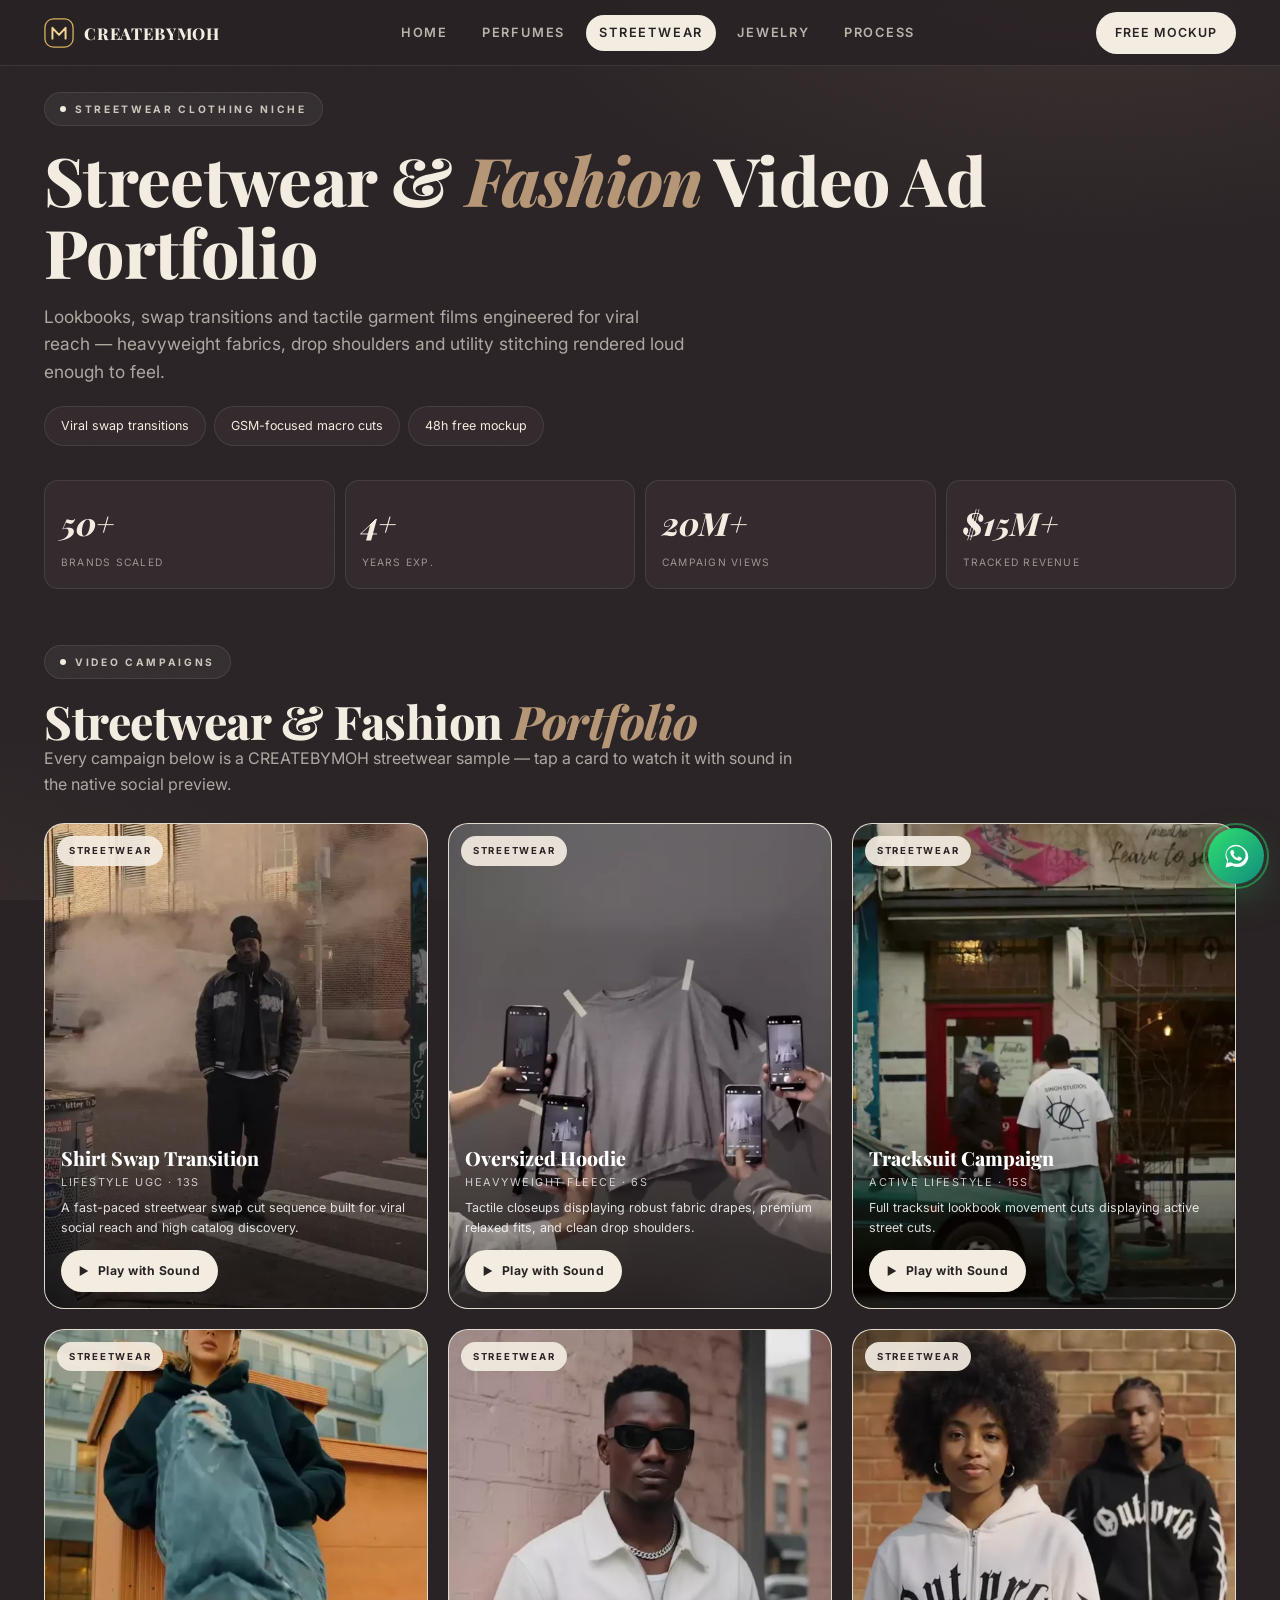
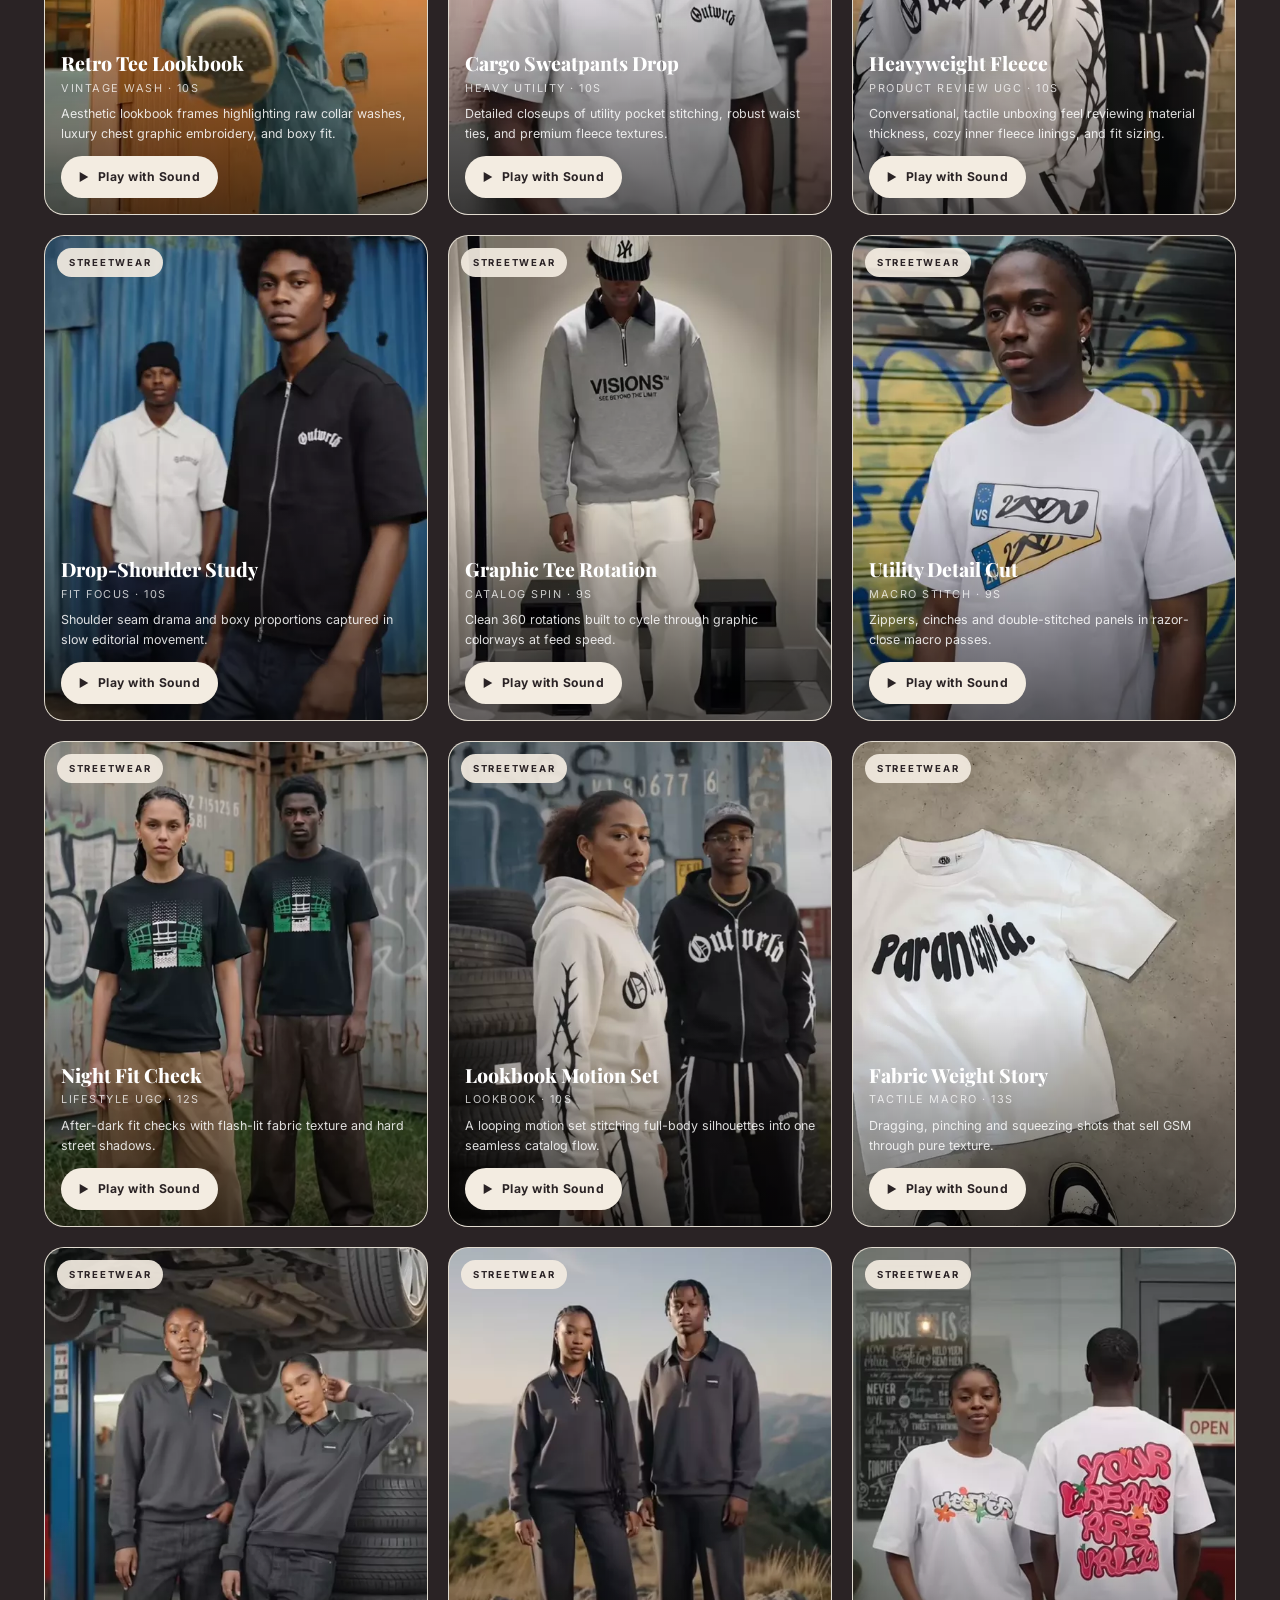
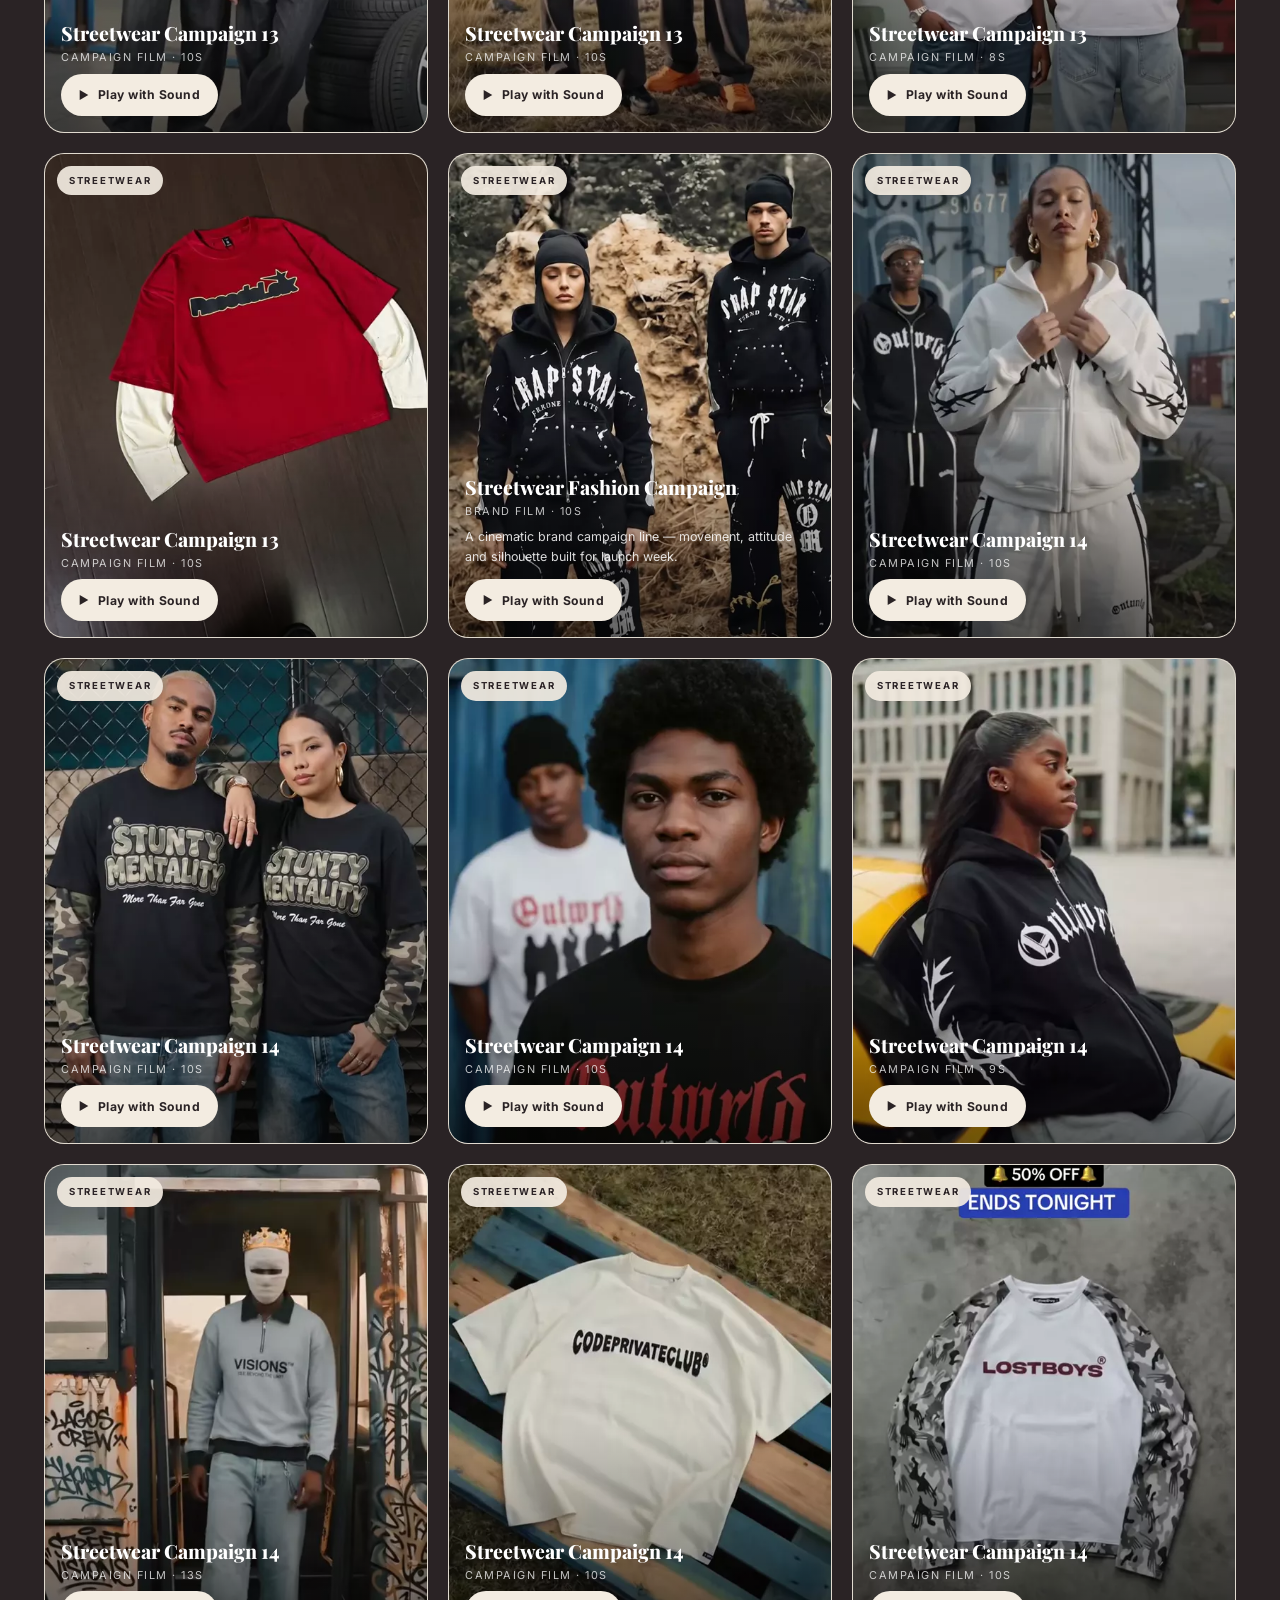
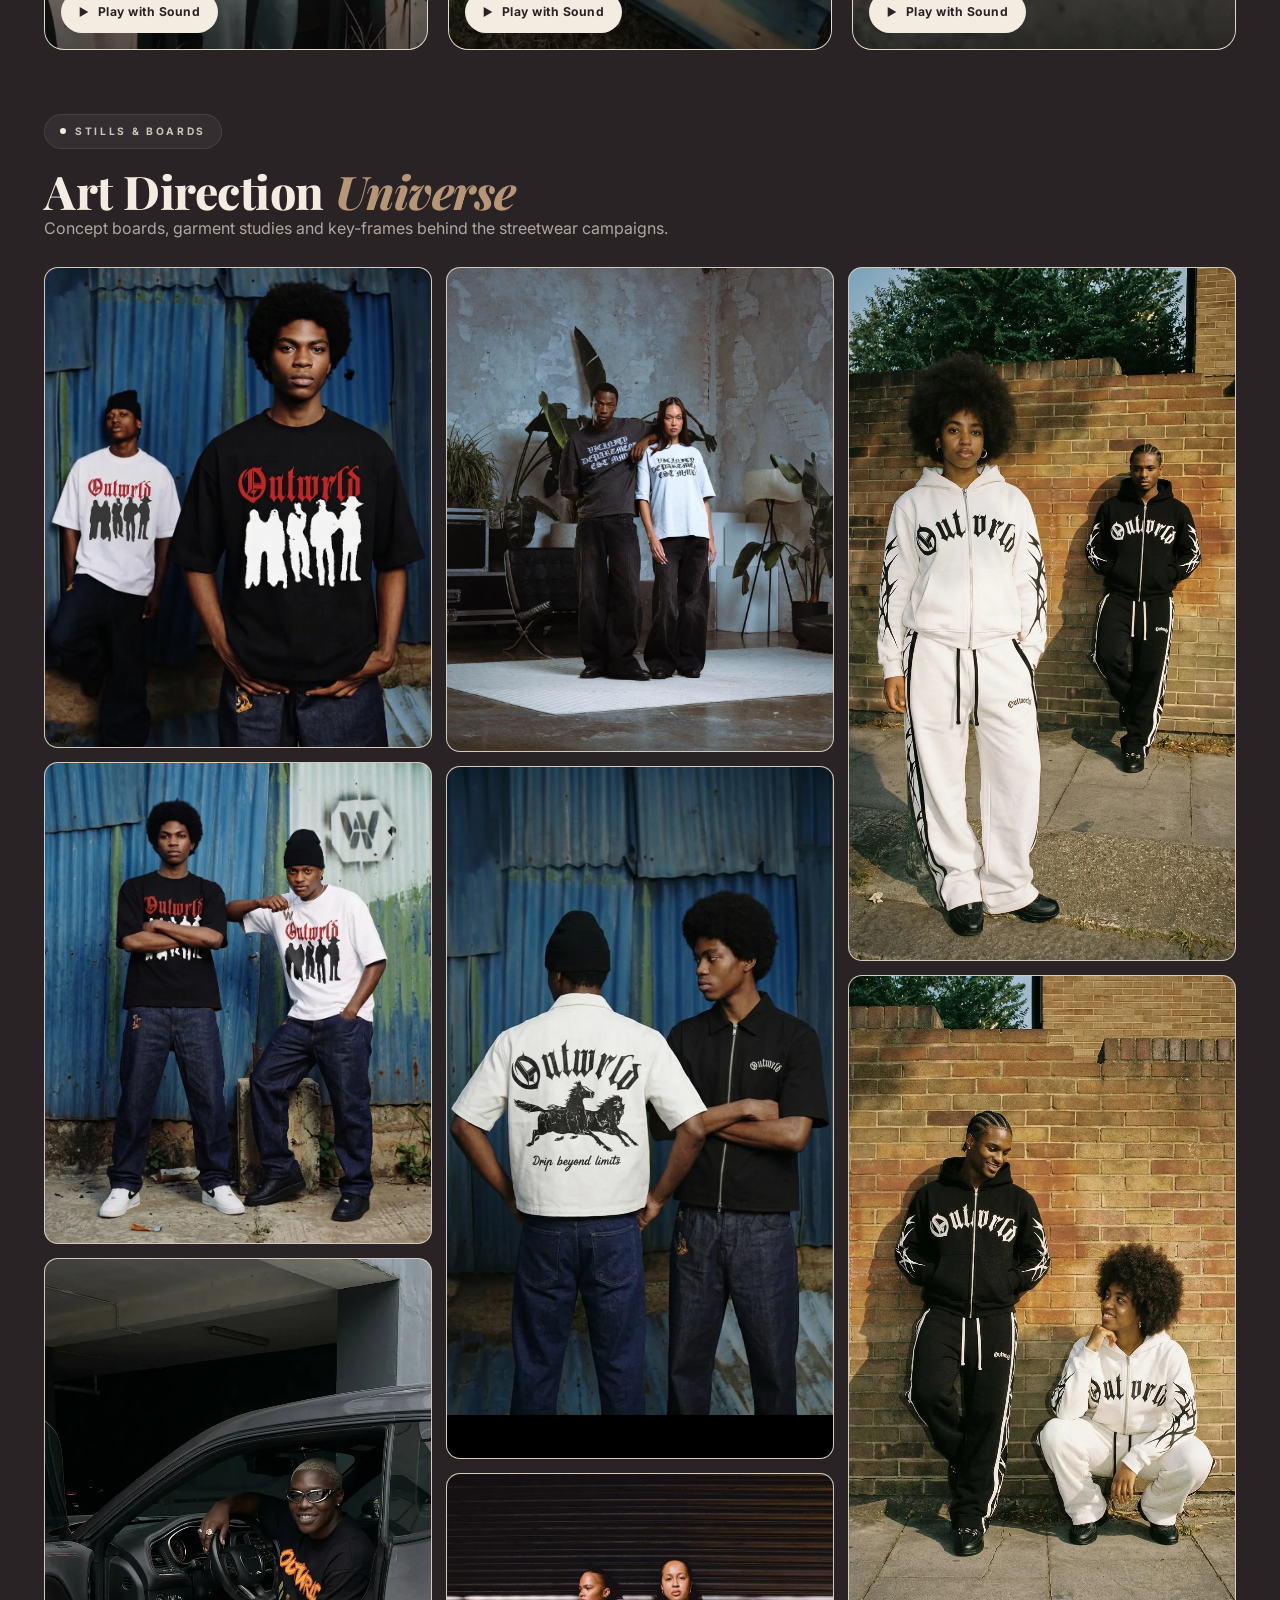
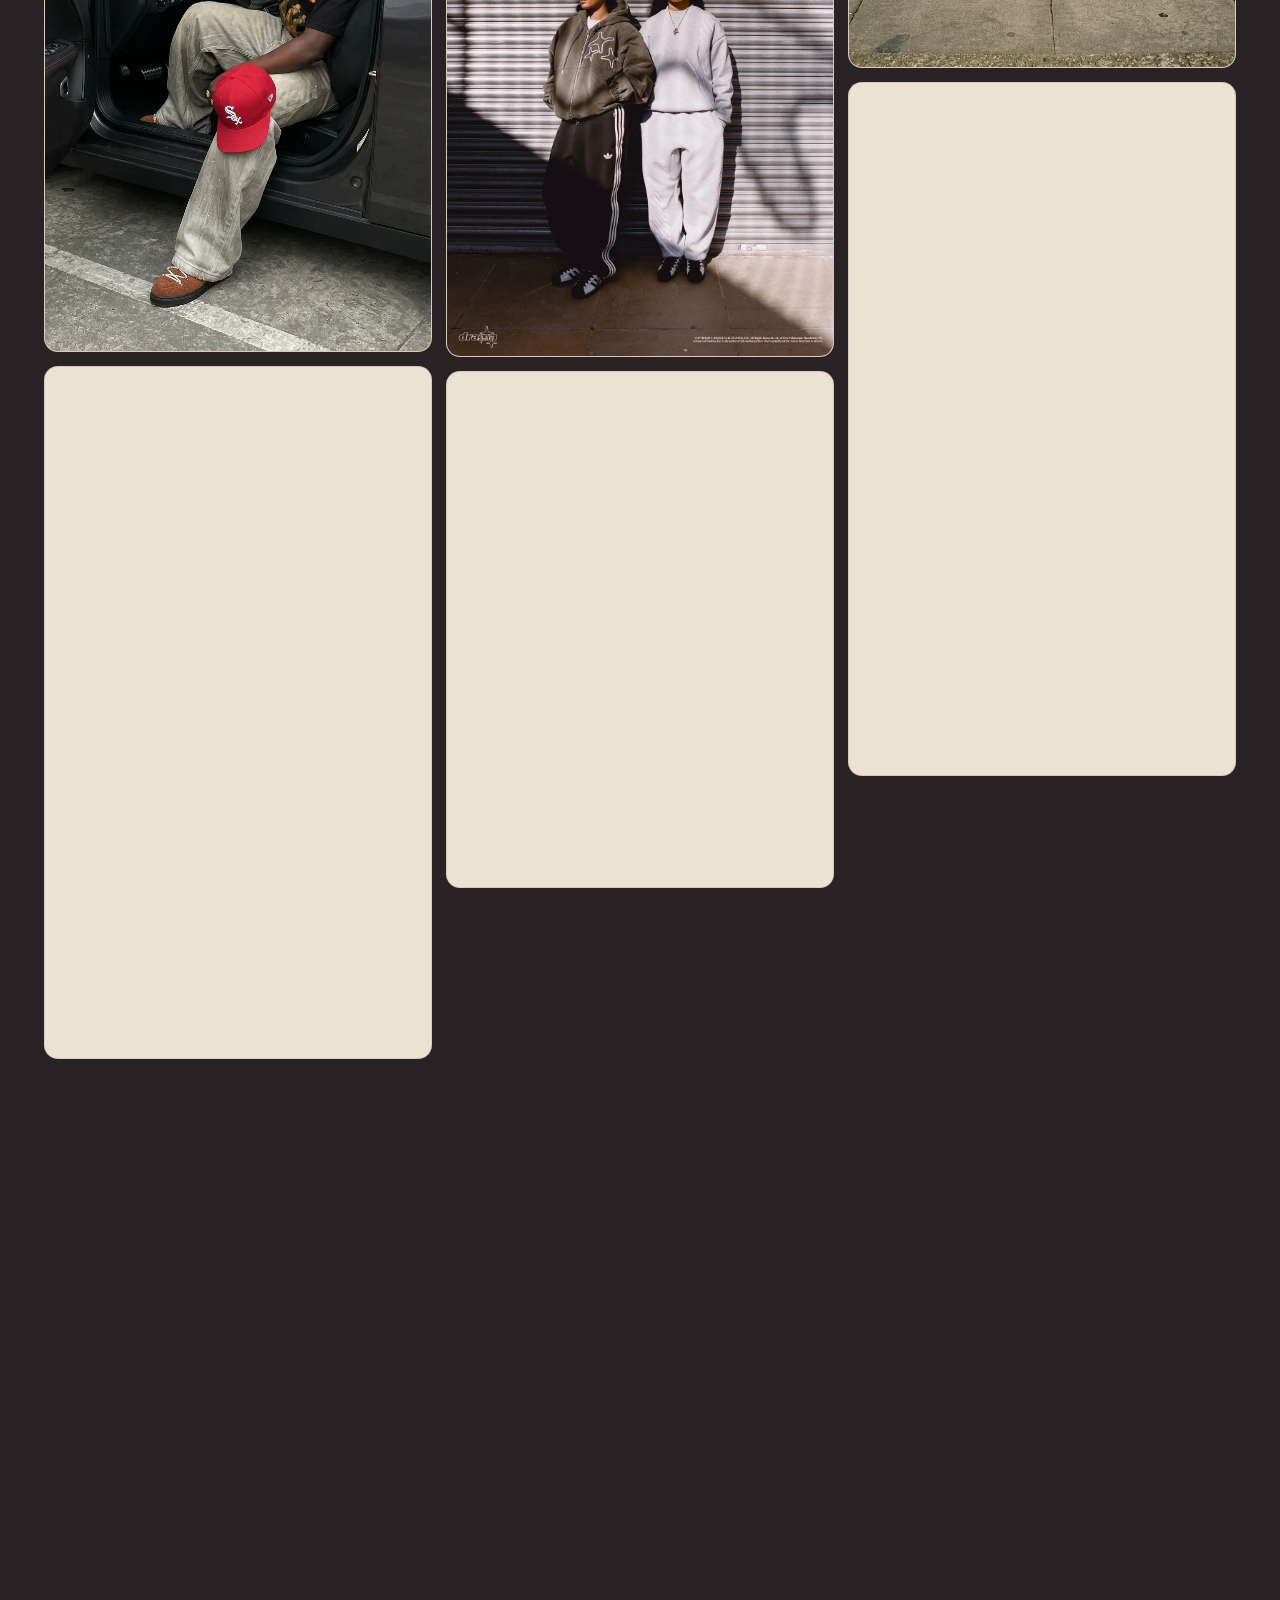
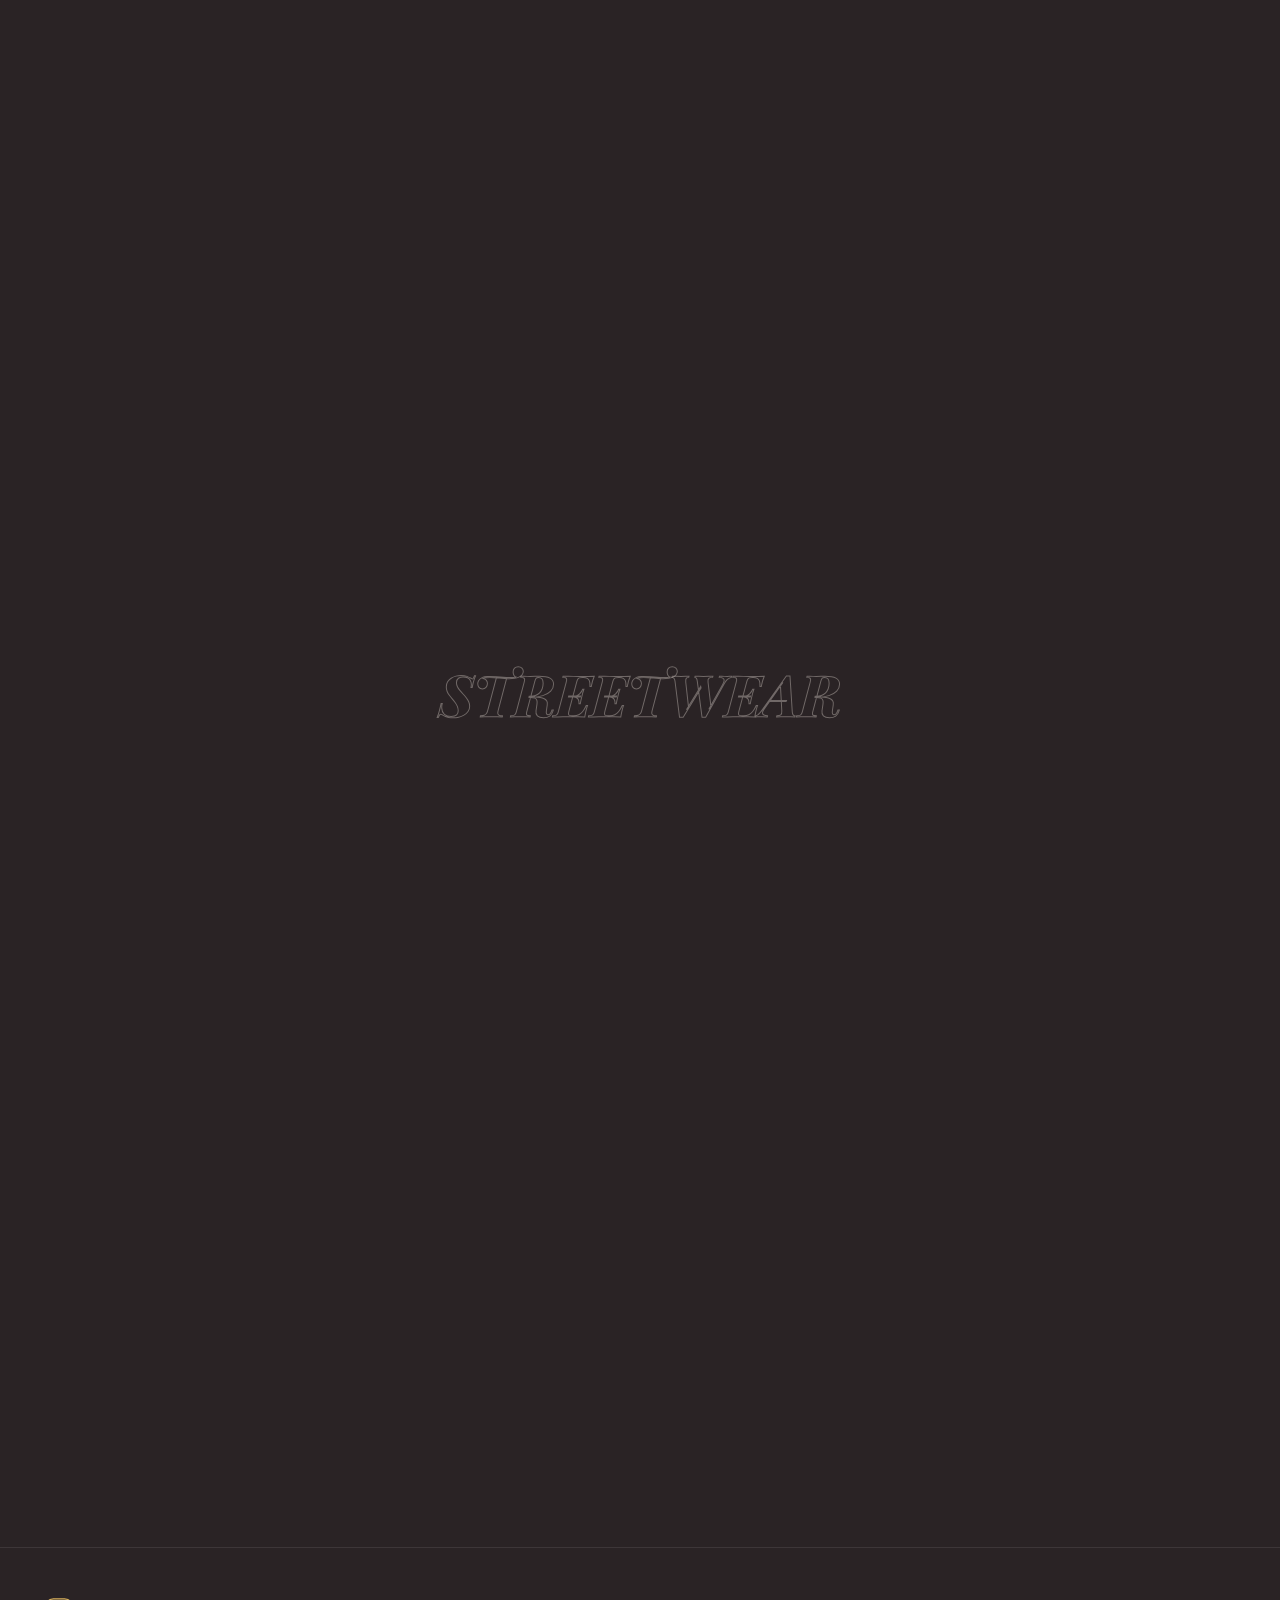
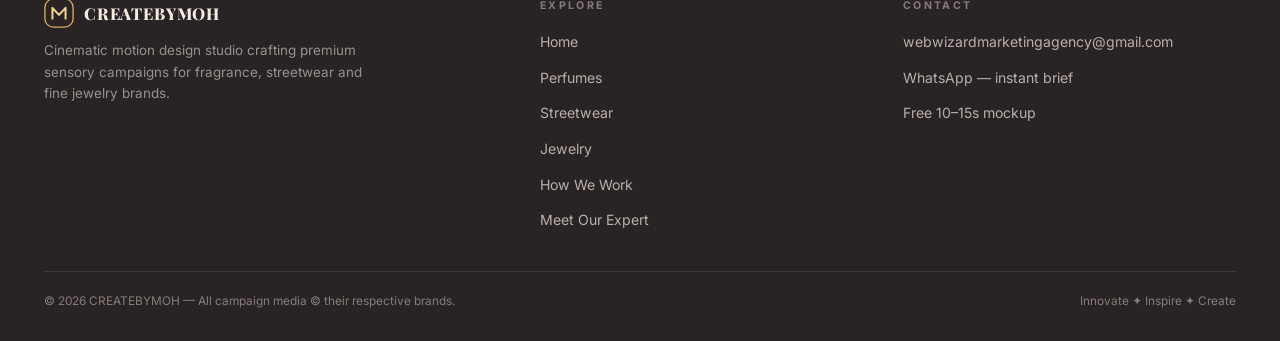
<file: streetwear/index.html>
<!DOCTYPE html>
<html lang="en">
<head>
  <meta charset="UTF-8">
  <meta name="viewport" content="width=device-width, initial-scale=1.0, viewport-fit=cover">
  <title>CREATEBYMOH — Streetwear & Fashion Video Ad Portfolio</title>
  <meta name="description" content="Streetwear and fashion video ads — swap transitions, lookbook motion sets and tactile garment films engineered for viral reach. Free 10–15s mockup in 48h.">
  <meta property="og:title" content="CREATEBYMOH — Streetwear & Fashion Video Ad Portfolio">
  <meta property="og:description" content="Lookbooks, garment swap transitions and heavyweight fabric films for streetwear brands. Free custom ad mockup in 48 hours.">
  <meta name="theme-color" content="#2a2325">
  <link rel="icon" type="image/svg+xml" href="/assets/favicon.svg">
  <link rel="preconnect" href="https://fonts.googleapis.com">
  <link rel="preconnect" href="https://fonts.gstatic.com" crossorigin>
  <link href="https://fonts.googleapis.com/css2?family=Inter:wght@400;500;600;700&family=Playfair+Display:ital,wght@0,700;0,800;1,700;1,800&display=swap" rel="stylesheet">
  <link rel="stylesheet" href="/assets/css/style.min.css">
  <meta property="og:image" content="https://createbymoh.netlify.app/assets/media/perfume/images/perfume-01.webp">
  <meta name="twitter:card" content="summary_large_image">
  <meta name="twitter:image" content="https://createbymoh.netlify.app/assets/media/perfume/images/perfume-01.webp">
</head>
<body data-page="streetwear" data-niche-preset="Streetwear Clothing">

  <div class="bg-aurora"></div>
  <div class="bg-noise"></div>

  <header class="nav">
    <div class="container nav-inner">
      <a class="brand" href="/">
        <svg viewBox="0 0 32 32" fill="none" aria-hidden="true">
          <rect x="1" y="1" width="30" height="30" rx="9" stroke="#d9b15c" stroke-width="1.4"/>
          <path d="M9 22V10.5L16 18l7-7.5V22" stroke="#f2d492" stroke-width="2.1" stroke-linecap="round" stroke-linejoin="round"/>
        </svg>
        CREATEBYMOH
      </a>
      <nav class="nav-links" aria-label="Primary">
        <a href="/">Home</a>
        <a href="/perfumes/">Perfumes</a>
        <a href="/streetwear/" class="active">Streetwear</a>
        <a href="/jewelry/">Jewelry</a>
        <a href="/how-we-work/">Process</a>
      </nav>
      <a class="btn btn-gold btn-sm nav-cta" href="#brief">Free Mockup</a>
      <button class="nav-burger" aria-label="Open menu" aria-expanded="false">
        <span></span><span></span><span></span>
      </button>
    </div>
  </header>

  <div class="mobile-menu" role="dialog" aria-label="Mobile navigation">
    <a class="mm-link" href="/">Home <small>01</small></a>
    <a class="mm-link" href="/perfumes/">Perfumes <small>Niche</small></a>
    <a class="mm-link active" href="/streetwear/">Streetwear <small>Niche</small></a>
    <a class="mm-link" href="/jewelry/">Jewelry <small>Niche</small></a>
    <a class="mm-link" href="/how-we-work/">Process <small>Studio</small></a>
    <a class="mm-link" href="/about/">Meet the Expert <small>Studio</small></a>
    <a class="btn btn-gold" href="#brief">Get a Free 10–15s Ad Mockup</a>
  </div>

  <main>
    <!-- ================= PAGE HERO ================= -->
    <section class="page-hero">
      <div class="container">
        <span class="eyebrow reveal"><span class="dot"></span> Streetwear Clothing Niche</span>
        <h1 class="reveal">Streetwear &amp; <em>Fashion</em> Video Ad Portfolio</h1>
        <p class="lede reveal">
          Lookbooks, swap transitions and tactile garment films engineered for viral reach —
          heavyweight fabrics, drop shoulders and utility stitching rendered loud enough to feel.
        </p>
        <div class="niche-badge reveal">
          <span class="tag">Viral swap transitions</span>
          <span class="tag">GSM-focused macro cuts</span>
          <span class="tag">48h free mockup</span>
        </div>
        <div class="stats" data-stats></div>
      </div>
    </section>

    <!-- ================= VIDEO PORTFOLIO ================= -->
    <section class="section" id="work" style="padding-top:30px">
      <div class="container">
        <div class="section-head reveal">
          <span class="eyebrow"><span class="dot"></span> Video Campaigns</span>
          <h2>Streetwear &amp; Fashion <em>Portfolio</em></h2>
          <p>Every campaign below is a CREATEBYMOH streetwear sample — tap a card to watch it with sound in the native social preview.</p>
        </div>
        <div class="card-grid" id="video-grid"></div>
      </div>
    </section>

    <!-- ================= ART DIRECTION ================= -->
    <section class="section" id="art-direction" style="padding-top:20px">
      <div class="container">
        <div class="section-head reveal">
          <span class="eyebrow"><span class="dot"></span> Stills &amp; Boards</span>
          <h2>Art Direction <em>Universe</em></h2>
          <p>Concept boards, garment studies and key-frames behind the streetwear campaigns.</p>
        </div>
        <div class="gallery" id="gallery-grid"></div>
      </div>
    </section>

    <div class="divider-word" aria-hidden="true">STREETWEAR</div>

    <!-- ================= BRIEF ================= -->
    <section class="section" id="brief">
      <div class="container">
        <div class="brief-wrap">
          <div>
            <div class="section-head reveal">
              <span class="eyebrow"><span class="dot"></span> Free Streetwear Mockup</span>
              <h2>Get your custom streetwear mockup, <em>free</em></h2>
              <p>Provide details on your garment's fabric weight and target style. We will generate a free custom 10–15s vertical lookbook or transition mock in 48 hours.</p>
            </div>
            <div class="brief-points" data-brief-points="streetwear"></div>
          </div>

          <div class="reveal">
            <form class="brief-form" data-brief data-product-label="Fabric Material &amp; GSM" data-desc-label="Key Design Details &amp; targeted lookbook feel">
              <div class="form-grid two">
                <div class="field">
                  <label for="f-brand">Garment Brand</label>
                  <input id="f-brand" name="brand" type="text" placeholder="e.g. Concrete Saints" required>
                </div>
                <div class="field">
                  <label for="f-email">Email Address</label>
                  <input id="f-email" name="email" type="email" placeholder="you@brand.com" required>
                </div>
                <div class="field">
                  <label for="f-niche">Industry Niche</label>
                  <select id="f-niche" name="niche" required></select>
                </div>
                <div class="field" data-specify-wrap>
                  <label for="f-specify">Please Specify Niche</label>
                  <input id="f-specify" name="specify" type="text" placeholder="Your niche">
                </div>
                <div class="field">
                  <label for="f-adstyle">Targeted Ad Style</label>
                  <select id="f-adstyle" name="adstyle" required></select>
                </div>
                <div class="field">
                  <label for="f-format">Creative Format</label>
                  <select id="f-format" name="format" required></select>
                </div>
                <div class="field span-2">
                  <label for="f-product">Fabric Material &amp; GSM</label>
                  <input id="f-product" name="product" type="text" placeholder="e.g. 480gsm brushed fleece hoodie">
                </div>
                <div class="field span-2">
                  <label for="f-desc">Key Design Details &amp; targeted lookbook feel</label>
                  <textarea id="f-desc" name="desc" placeholder="Fit, stitching, print details, target audience, vibe references..."></textarea>
                </div>
              </div>
              <p class="form-note" style="margin-top:16px">📸 Email → attach photos to the draft &nbsp;·&nbsp; WhatsApp → send photos in the chat</p>
              <div class="form-actions">
                <button class="btn btn-gold form-submit" type="submit">Submit Streetwear Brief ➔ ✉️</button>
                <button class="btn btn-wa" type="button" data-wa-send>Send via WhatsApp 💬</button>
              </div>
            </form>

            <div class="form-success brief-form" id="brief-success">
              <div class="crown">👑</div>
              <h3>Brief Prepared</h3>
              <p data-ok-email>Success! Your brief is ready — your email client has been launched with everything pre-filled to <b>webwizardmarketingagency@gmail.com</b>. Just attach your product photos and hit Send!</p>
              <p data-ok-wa hidden>Success! The full brief has been handed to <b>WhatsApp</b> — just press Send in the chat that opened, then drop your product photos into the conversation.</p>
              <span class="fs-or">Prefer the other channel? <a href="mailto:webwizardmarketingagency@gmail.com">Email us</a> · <a href="https://wa.me/2348164802777" target="_blank" rel="noopener">WhatsApp us</a></span>
            </div>
          </div>
        </div>
      </div>
    </section>
  </main>

  <footer class="footer">
    <div class="container">
      <div class="footer-grid">
        <div>
          <a class="brand" href="/">
            <svg viewBox="0 0 32 32" fill="none" aria-hidden="true">
              <rect x="1" y="1" width="30" height="30" rx="9" stroke="#d9b15c" stroke-width="1.4"/>
              <path d="M9 22V10.5L16 18l7-7.5V22" stroke="#f2d492" stroke-width="2.1" stroke-linecap="round" stroke-linejoin="round"/>
            </svg>
            CREATEBYMOH
          </a>
          <p class="f-note">Cinematic motion design studio crafting premium sensory campaigns for fragrance, streetwear and fine jewelry brands.</p>
        </div>
        <div>
          <h5>Explore</h5>
          <ul>
            <li><a href="/">Home</a></li>
            <li><a href="/perfumes/">Perfumes</a></li>
            <li><a href="/streetwear/">Streetwear</a></li>
            <li><a href="/jewelry/">Jewelry</a></li>
            <li><a href="/how-we-work/">How We Work</a></li>
            <li><a href="/about/">Meet Our Expert</a></li>
          </ul>
        </div>
        <div>
          <h5>Contact</h5>
          <ul>
            <li><a href="mailto:webwizardmarketingagency@gmail.com">webwizardmarketingagency@gmail.com</a></li>
            <li><a href="https://wa.me/2348164802777" target="_blank" rel="noopener">WhatsApp — instant brief</a></li>
            <li><a href="#brief">Free 10–15s mockup</a></li>
          </ul>
        </div>
      </div>
      <div class="footer-bottom">
        <span>© <span id="year">2026</span> CREATEBYMOH — All campaign media © their respective brands.</span>
        <span>Innovate ✦ Inspire ✦ Create</span>
      </div>
    </div>
  </footer>

  <a class="wa-float" href="https://wa.me/2348164802777?text=Hi%20CREATEBYMOH%2C%20I%27m%20interested%20in%20a%20free%20custom%20ad%20campaign%20for%20my%20brand!" target="_blank" rel="noopener" aria-label="Chat on WhatsApp">
    <svg viewBox="0 0 32 32" aria-hidden="true"><path d="M16 3C9.4 3 4 8.4 4 15c0 2.4.7 4.6 2 6.4L4 29l7.8-2c1.8 1 3.8 1.5 5.8 1.5h.4c6.6 0 12-5.4 12-12S22.6 3 16 3zm0 21.9c-1.9 0-3.8-.6-5.4-1.6l-.4-.2-4 1 1-3.9-.3-.4c-1.2-1.7-1.9-3.8-1.9-6C5 9.6 9.9 4.8 16 4.8S27 9.6 27 15s-4.9 9.9-11 9.9zm5.5-7.4c-.3-.2-1.8-.9-2-1-.3-.1-.5-.2-.7.2-.2.3-.8 1-.9 1.2-.2.2-.4.2-.7.1-.3-.2-1.3-.5-2.4-1.5-.9-.8-1.5-1.8-1.7-2.1-.2-.3 0-.5.1-.6l.5-.6c.2-.2.2-.3.3-.5.1-.2.1-.4 0-.6-.1-.2-.7-1.8-1-2.4-.3-.6-.6-.5-.8-.6h-.6c-.2 0-.6.1-.9.4-.3.3-1.1 1.1-1.1 2.7s1.2 3.1 1.3 3.4c.2.2 2.3 3.5 5.5 4.9.8.3 1.4.5 1.9.7.8.2 1.5.2 2 .1.6-.1 1.8-.8 2.1-1.5.3-.7.3-1.3.2-1.5-.1-.1-.3-.2-.6-.4z"/></svg>
  </a>

  <div class="modal" id="campaign-modal" aria-hidden="true">
    <div class="modal-backdrop"></div>
    <div class="modal-shell">
      <button class="modal-close" aria-label="Close player">✕</button>
      <div class="phone">
        <div class="phone-screen"></div>
      </div>
    </div>
  </div>

  <div class="lightbox" id="lightbox"><img alt="Art direction frame full view"></div>

  <script src="/assets/js/data.min.js"></script>
  <script src="/assets/js/main.min.js"></script>
  <script>
    (function () {
      var D = window.CBM, cfg = D.niches.streetwear;
      document.querySelector('[data-brief-points="streetwear"]').innerHTML = cfg.brief.points.map(function (p) {
        return '<div class="brief-point reveal"><div class="bp-ico">' + p.icon + '</div><div><b>' + p.title + '</b><p>' + p.desc + '</p></div></div>';
      }).join("");
      window.CBM_FILL_SELECTS && window.CBM_FILL_SELECTS();
      window.CBM_REVEAL && window.CBM_REVEAL();
      document.getElementById("year").textContent = new Date().getFullYear();
    })();
  </script>
</body>
</html>
</file>
<file: assets/css/style.min.css>
:root{--esp:#2a2325;--esp-2:#342b2e;--esp-3:#3f3438;--cream:#f3ece1;--cream-2:#ece2d3;--cream-3:#e2d6c4;--ink:#2b2326;--ink-soft:#5c5154;--ink-mut:#85766f;--line-d:rgba(0,0,0,0.16);--line-l:rgba(255,255,255,0.09);--accent:#b59777;--radius:20px;--radius-sm:14px;--font-head:"Playfair Display","Georgia",serif;--font-body:"Inter","Segoe UI",system-ui,-apple-system,sans-serif;--nav-h:66px}*{margin:0;padding:0;box-sizing:border-box}html{scroll-behavior:smooth;-webkit-text-size-adjust:100%}body{background:var(--esp);color:var(--cream);font-family:var(--font-body);font-size:16px;line-height:1.6;overflow-x:hidden}img,video{max-width:100%;display:block}a{color:inherit;text-decoration:none}button{font:inherit;color:inherit;background:none;border:none;cursor:pointer}::selection{background:var(--accent);color:var(--esp)}.container{width:100%;max-width:1240px;margin-inline:auto;padding-inline:16px}@media (min-width:900px){.container{padding-inline:24px}}.bg-aurora{position:fixed;inset:0;z-index:-2;pointer-events:none;background:radial-gradient(1000px 480px at 85% -5%,rgba(181,151,119,0.13),transparent 60%),radial-gradient(900px 500px at -10% 110%,rgba(181,151,119,0.09),transparent 55%),var(--esp)}.bg-noise{position:fixed;inset:0;z-index:-1;pointer-events:none;opacity:0.05;background-image:url("data:image/svg+xml,%3Csvg xmlns='http://www.w3.org/2000/svg' width='140' height='140'%3E%3Cfilter id='n'%3E%3CfeTurbulence type='fractalNoise' baseFrequency='0.85' numOctaves='2'/%3E%3C/filter%3E%3Crect width='140' height='140' filter='url(%23n)' opacity='0.55'/%3E%3C/svg%3E")}.reveal{opacity:0;transform:translateY(24px);transition:opacity 0.7s ease,transform 0.7s cubic-bezier(0.19,0.6,0.2,1)}.reveal.on{opacity:1;transform:none}@media (prefers-reduced-motion:reduce){.reveal{transition:none;opacity:1;transform:none}html{scroll-behavior:auto}}.nav{position:fixed;top:0;left:0;right:0;z-index:90;height:var(--nav-h);background:rgba(42,35,37,0.88);backdrop-filter:blur(14px);-webkit-backdrop-filter:blur(14px);border-bottom:1px solid var(--line-l)}.nav-inner{height:var(--nav-h);display:flex;align-items:center;justify-content:space-between;gap:12px}.brand{display:flex;align-items:center;gap:10px;font-family:var(--font-head);font-weight:800;letter-spacing:0.05em;font-size:1.02rem}.brand svg{width:30px;height:30px;flex:none}.nav-links{display:none}.nav-cta{display:none}.nav-burger{display:flex;flex-direction:column;justify-content:center;align-items:center;gap:5px;width:44px;height:44px;border:1px solid var(--line-l);border-radius:12px}.nav-burger span{display:block;width:18px;height:2px;background:var(--cream);border-radius:2px;transition:transform 0.3s ease,opacity 0.3s ease}body.menu-open .nav-burger span:nth-child(1){transform:translateY(7px) rotate(45deg)}body.menu-open .nav-burger span:nth-child(2){opacity:0}body.menu-open .nav-burger span:nth-child(3){transform:translateY(-7px) rotate(-45deg)}.mobile-menu{position:fixed;inset:var(--nav-h) 0 0 0;z-index:89;background:rgba(42,35,37,0.98);display:flex;flex-direction:column;padding:26px 22px calc(26px + env(safe-area-inset-bottom));gap:6px;transform:translateY(-8px);opacity:0;visibility:hidden;transition:opacity 0.28s ease,transform 0.28s ease,visibility 0.28s;overflow-y:auto}body.menu-open .mobile-menu{transform:none;opacity:1;visibility:visible}.mobile-menu a.mm-link{font-family:var(--font-head);font-size:clamp(1.7rem,6.5vw,2.3rem);font-weight:700;padding:12px 4px;border-bottom:1px solid var(--line-l);display:flex;justify-content:space-between;align-items:center}.mobile-menu a.mm-link small{font-family:var(--font-body);font-size:0.66rem;letter-spacing:0.22em;text-transform:uppercase;color:rgba(243,236,225,0.55)}.mobile-menu a.mm-link.active{color:var(--accent)}.mobile-menu .btn{margin-top:22px;justify-content:center}@media (min-width:900px){.nav-burger,.mobile-menu{display:none}.nav-links{display:flex;align-items:center;gap:8px;font-size:0.8rem;letter-spacing:0.14em;text-transform:uppercase;font-weight:600}.nav-links a{color:rgba(243,236,225,0.72);padding:8px 13px;border-radius:999px;transition:color 0.25s,background 0.25s}.nav-links a:hover,.nav-links a.active{color:var(--esp);background:var(--cream)}.nav-cta{display:inline-flex}}.btn{display:inline-flex;align-items:center;justify-content:center;gap:10px;padding:14px 24px;min-height:48px;border-radius:999px;font-weight:600;font-size:0.9rem;letter-spacing:0.03em;border:1px solid transparent;transition:transform 0.25s ease,background 0.25s ease,color 0.25s ease,border-color 0.25s}.btn-gold{background:var(--cream);color:var(--esp)}.btn-gold:hover{transform:translateY(-2px);background:#fff}.board .btn-gold{background:var(--esp);color:var(--cream)}.board .btn-gold:hover{background:#171213}.btn-ghost{border-color:currentColor;background:transparent}.btn-ghost:hover{background:rgba(42,35,37,0.08)}.board .btn-ghost{color:var(--ink)}.btn-sm{padding:10px 18px;min-height:42px;font-size:0.78rem;letter-spacing:0.08em;text-transform:uppercase}.board{background:var(--cream);color:var(--ink);border-radius:var(--radius);border:1px solid rgba(0,0,0,0.08);padding:22px;overflow:hidden;position:relative}@media (min-width:700px){.board{padding:30px}}.board.dark{background:var(--esp-2);color:var(--cream);border-color:var(--line-l)}.board + .board{margin-top:14px}.board-grid{display:grid;gap:14px}@media (min-width:1000px){.board-grid.cols-2{grid-template-columns:1fr 1fr}}.eyebrow{display:inline-flex;align-items:center;gap:9px;font-size:0.64rem;font-weight:700;letter-spacing:0.26em;text-transform:uppercase;color:rgba(243,236,225,0.8);border:1px solid var(--line-l);border-radius:999px;padding:8px 15px;background:rgba(255,255,255,0.05);margin-bottom:18px}.eyebrow .dot{width:6px;height:6px;border-radius:50%;background:var(--cream)}.board .eyebrow{color:var(--ink-soft);border-color:var(--line-d);background:rgba(42,35,37,0.05)}.board .eyebrow .dot{background:var(--esp)}.display{font-family:var(--font-head);font-weight:800;line-height:0.98;letter-spacing:-0.01em;color:var(--ink)}.display em{font-style:italic;font-weight:700}.display-xl{font-size:clamp(2.6rem,11vw,6rem)}.display-lg{font-size:clamp(2.1rem,7.5vw,4rem)}.display-md{font-size:clamp(1.7rem,5.6vw,2.9rem)}.on-dark .display{color:var(--cream)}.lede{color:rgba(243,236,225,0.66);font-size:clamp(0.98rem,2.4vw,1.08rem);max-width:640px;margin-top:16px}.board .lede{color:var(--ink-soft)}.board.dark .lede,.board.on-dark .lede{color:rgba(243,236,225,0.66)}.hero-grid{display:grid;gap:40px}@media (min-width:1000px){.hero-grid{grid-template-columns:1.15fr 0.85fr;align-items:center}}.section{padding:34px 0}@media (min-width:900px){.section{padding:44px 0}}.page-hero,.hero{padding:calc(var(--nav-h) + 26px) 0 26px}.section-head{max-width:760px;margin-bottom:26px}.section-head .display{margin-bottom:12px}.section-head p{color:rgba(243,236,225,0.66)}.board .section-head p{color:var(--ink-soft)}.page-hero h1,.section-head h2{font-family:var(--font-head);font-weight:800;line-height:1.06;letter-spacing:-0.01em;color:var(--cream)}.page-hero h1{font-size:clamp(2.3rem,8vw,4.2rem)}.section-head h2{font-size:clamp(1.8rem,5.4vw,2.9rem)}.page-hero h1 em,.section-head h2 em{font-style:italic;color:var(--accent)}.board .section-head h2{color:var(--ink)}.board .section-head h2 em{color:var(--ink)}.hero-board{padding:clamp(22px,4vw,44px)}.hero-top{display:flex;flex-wrap:wrap;gap:8px 22px;font-size:0.68rem;letter-spacing:0.18em;text-transform:uppercase;font-weight:600;color:var(--ink-soft);border-bottom:1px dashed var(--line-d);padding-bottom:14px;margin-bottom:22px}.hero-board .display-xl{margin:4px 0 10px}.hero-roles{font-size:0.8rem;letter-spacing:0.2em;text-transform:uppercase;font-weight:600;color:var(--ink-mut);margin-top:10px}.hero-contact{display:flex;flex-wrap:wrap;gap:6px 20px;margin-top:16px;font-size:0.8rem;color:var(--ink-soft)}.hero-contact a{text-decoration:underline;text-underline-offset:3px;text-decoration-color:var(--line-d)}.hero-main{display:grid;gap:26px}@media (min-width:1000px){.hero-main{grid-template-columns:1.35fr 1fr;align-items:center;gap:40px}}.hero-collage{display:grid;grid-template-columns:1fr 0.82fr;gap:12px;align-items:end}.collage-frame{border-radius:var(--radius-sm);overflow:hidden;border:1px solid rgba(0,0,0,0.12);background:var(--cream-2);position:relative}.collage-frame img,.collage-frame video{width:100%;height:100%;object-fit:cover}.collage-frame.tall{aspect-ratio:3 / 4.2;transform:rotate(1.2deg)}.collage-frame.short{aspect-ratio:3 / 3.4;transform:rotate(-1.6deg)}.collage-frame.ghost{background:linear-gradient(150deg,var(--cream-2),var(--cream-3));display:grid;place-items:center;color:var(--ink-mut);font-family:var(--font-head);font-style:italic;font-size:1.05rem;text-align:center;padding:18px}.collage-cap{font-size:0.62rem;letter-spacing:0.2em;text-transform:uppercase;color:var(--ink-mut);margin-top:8px}.trusted-strip{margin-top:26px;padding-top:18px;border-top:1px solid var(--line-d);display:flex;flex-wrap:wrap;align-items:center;gap:14px}.trusted-strip .ts-label{font-size:0.62rem;letter-spacing:0.22em;text-transform:uppercase;font-weight:700;color:var(--ink-soft)}.chip{display:inline-flex;align-items:center;gap:6px;background:var(--cream-3);color:var(--ink);border-radius:999px;padding:8px 15px;min-height:34px;font-size:0.72rem;font-weight:600;letter-spacing:0.04em}.chip.dark{background:var(--esp);color:var(--cream)}.hero-ctas{display:flex;flex-wrap:wrap;gap:12px;margin-top:26px}.rates-head{display:flex;flex-wrap:wrap;align-items:end;justify-content:space-between;gap:12px;margin-bottom:20px}.rates-head .price-tag{font-family:var(--font-head);font-style:italic;font-size:1.15rem;color:var(--ink-soft)}.rates-grid{display:grid;gap:14px}@media (min-width:900px){.rates-grid{grid-template-columns:1fr 1fr}}.rate-card{background:var(--esp-2);color:var(--cream);border-radius:var(--radius-sm);padding:22px;display:flex;flex-direction:column;gap:12px}.rate-card h3{font-family:var(--font-head);font-size:1.4rem;font-style:italic;font-weight:700}.rate-card>p{font-size:0.83rem;color:rgba(243,236,225,0.72)}.rate-card ul{list-style:none;display:flex;flex-direction:column;gap:7px;margin:4px 0}.rate-card ul li{font-size:0.8rem;color:rgba(243,236,225,0.85);padding-left:18px;position:relative}.rate-card ul li::before{content:"✦";position:absolute;left:0;font-size:0.66rem;top:3px;color:var(--accent)}.rate-card .rc-cta{margin-top:auto;font-family:var(--font-head);font-style:italic;font-weight:700;font-size:1rem;border-top:1px dashed var(--line-l);padding-top:12px}.how-grid{display:grid;gap:14px}@media (min-width:900px){.how-grid{grid-template-columns:repeat(3,1fr)}}.how-step{border:1px solid var(--line-d);border-radius:var(--radius-sm);padding:20px 18px;background:rgba(255,255,255,0.35)}.how-step .hs-num{display:inline-flex;align-items:center;justify-content:center;min-width:34px;height:28px;padding:0 10px;background:var(--esp);color:var(--cream);border-radius:8px;font-family:var(--font-head);font-weight:800;font-size:0.95rem;margin-bottom:12px}.how-step h3{font-family:var(--font-head);font-size:1.02rem;font-weight:800;margin-bottom:7px}.how-step p{font-size:0.78rem;color:var(--ink-soft)}.who-grid{display:grid;gap:20px}@media (min-width:900px){.who-grid{grid-template-columns:0.9fr 1.1fr;align-items:center}}.who-grid .display-lg em{display:block}.who-body p{font-size:0.9rem;color:var(--ink-soft);margin-bottom:14px}.who-frame{border-radius:var(--radius-sm);overflow:hidden;border:1px solid rgba(0,0,0,0.1);transform:rotate(1.5deg);background:var(--cream-2)}.who-frame img{width:100%;height:100%;object-fit:cover;aspect-ratio:4 / 4.6}.case-board{display:grid;gap:18px}@media (min-width:900px){.case-board{grid-template-columns:1.2fr 0.8fr;align-items:center}}.case-stats{display:flex;flex-direction:column;gap:8px;margin-top:16px}.case-stats span{display:inline-flex;align-items:center;min-height:36px;background:rgba(243,236,225,0.12);border-radius:999px;padding:8px 16px;font-family:var(--font-head);font-style:italic;font-weight:700;font-size:0.95rem;width:fit-content}.case-phone{border-radius:26px;overflow:hidden;border:6px solid #171213;background:#171213;aspect-ratio:9 / 15;position:relative;box-shadow:0 24px 50px -22px rgba(0,0,0,0.7);max-width:210px;margin-inline:auto;transform:rotate(-2deg)}.case-phone video,.case-phone img{width:100%;height:100%;object-fit:cover}.niche-pills{display:grid;gap:22px}@media (min-width:800px){.niche-pills{grid-template-columns:1fr auto 1fr;align-items:center}}.pill-col{display:flex;flex-direction:column;gap:10px;align-items:flex-start}.pill-col:nth-child(3){align-items:flex-end}.pill-col a,.pill-col span.pill-x{background:var(--esp);color:var(--cream);border-radius:999px;padding:11px 20px;min-height:42px;font-size:0.8rem;font-weight:600;transition:transform 0.22s ease,background 0.22s ease}.pill-col a:hover{transform:scale(1.05);background:#171213}.niche-center{text-align:center}.niche-center .nc-mark{font-family:var(--font-head);font-style:italic;font-size:1rem;color:var(--ink-mut)}.phone-strip{display:grid;grid-template-columns:repeat(2,1fr);gap:14px}@media (min-width:800px){.phone-strip{grid-template-columns:repeat(4,1fr)}}.ph{border-radius:24px;border:5px solid #171213;overflow:hidden;background:#171213;aspect-ratio:9 / 17;position:relative;cursor:pointer;box-shadow:0 18px 40px -20px rgba(0,0,0,0.55);transition:transform 0.3s ease}.ph:nth-child(odd){transform:rotate(1.4deg) translateY(6px)}.ph:nth-child(even){transform:rotate(-1.2deg)}.ph:hover{transform:none;z-index:2}.ph video,.ph img{width:100%;height:100%;object-fit:cover;pointer-events:none}.ph .ph-tag{position:absolute;left:10px;bottom:10px;right:10px;font-size:0.6rem;letter-spacing:0.14em;text-transform:uppercase;font-weight:700;color:#fff;text-shadow:0 1px 8px rgba(0,0,0,0.8);display:flex;justify-content:space-between;align-items:center}.ph .ph-tag i{font-style:normal;background:rgba(0,0,0,0.45);padding:3px 8px;border-radius:999px}.ph::after{content:"▶";position:absolute;inset:0;display:grid;place-items:center;font-size:1.4rem;color:rgba(255,255,255,0.9);background:rgba(0,0,0,0.18);opacity:0;transition:opacity 0.25s}.ph:hover::after{opacity:1}@media (hover:none){.ph::after{opacity:0.7;background:none;font-size:1.1rem}}.snap-grid{display:grid;grid-template-columns:repeat(2,1fr);gap:10px}@media (min-width:700px){.snap-grid{grid-template-columns:repeat(4,1fr)}}.snap{border-radius:var(--radius-sm);overflow:hidden;border:1px solid rgba(0,0,0,0.1);background:var(--cream-2);aspect-ratio:3 / 3.6;cursor:zoom-in;position:relative}.snap:nth-child(4n+1){transform:rotate(1.1deg)}.snap:nth-child(4n+3){transform:rotate(-1.2deg)}.snap img{width:100%;height:100%;object-fit:cover;transition:transform 0.5s ease}.snap:hover img{transform:scale(1.05)}.metric-pills{display:flex;flex-wrap:wrap;gap:10px;margin-top:18px}.metric-pills .mp{background:var(--cream-3);color:var(--ink);font-family:var(--font-head);font-style:italic;font-weight:700;border-radius:999px;padding:11px 18px;min-height:40px;display:inline-flex;align-items:center;gap:8px;font-size:0.92rem}.metric-pills .mp b{font-style:normal;font-family:var(--font-body);font-size:0.7rem;font-weight:700;letter-spacing:0.12em;text-transform:uppercase;color:var(--ink-mut)}.testi-grid{display:grid;gap:14px}@media (min-width:900px){.testi-grid{grid-template-columns:repeat(3,1fr)}}.testi-card{background:rgba(255,255,255,0.45);border:1px solid var(--line-d);border-radius:var(--radius-sm);padding:16px;display:flex;flex-direction:column;gap:12px}.testi-card .tc-img{border:6px solid var(--esp);border-radius:12px 12px 26px 12px;overflow:hidden;aspect-ratio:4 / 3.4;background:var(--cream-2)}.testi-card .tc-img img{width:100%;height:100%;object-fit:cover}.testi-card .tc-name{background:var(--esp);color:var(--cream);border-radius:999px;padding:8px 16px;font-size:0.72rem;font-weight:600;letter-spacing:0.06em;width:fit-content}.testi-card p{font-size:0.82rem;color:var(--ink-soft)}.pills{display:flex;flex-wrap:wrap;gap:10px;margin-bottom:22px}.pill{padding:10px 18px;min-height:42px;border-radius:999px;border:1px solid var(--line-l);font-size:0.8rem;color:rgba(243,236,225,0.72);display:inline-flex;align-items:center;gap:8px;transition:color 0.25s,border-color 0.25s,background 0.25s}.pill:hover{color:var(--cream);border-color:rgba(255,255,255,0.3)}.pill.active{background:var(--cream);color:var(--esp);border-color:transparent;font-weight:700}.card-grid{display:grid;grid-template-columns:1fr;gap:16px}@media (min-width:620px){.card-grid{grid-template-columns:repeat(2,1fr)}}@media (min-width:1000px){.card-grid{grid-template-columns:repeat(3,1fr);gap:20px}}.vcard{background:var(--cream);color:var(--ink);border-radius:var(--radius);border:1px solid rgba(0,0,0,0.08);overflow:hidden;transition:transform 0.3s ease,box-shadow 0.3s ease}.vcard:hover{transform:translateY(-4px);box-shadow:0 30px 60px -28px rgba(0,0,0,0.6)}.vcard .vc-media{position:relative;aspect-ratio:3 / 3.8;overflow:hidden;background:var(--cream-2)}.vcard .vc-media img,.vcard .vc-media video{width:100%;height:100%;object-fit:cover;transition:transform 0.6s cubic-bezier(0.19,0.6,0.2,1)}.vcard:hover .vc-media img,.vcard:hover .vc-media video{transform:scale(1.05)}.vcard .vc-grad{position:absolute;inset:0;background:linear-gradient(180deg,transparent 55%,rgba(0,0,0,0.55))}.vc-chip{position:absolute;top:12px;left:12px;z-index:2;font-size:0.6rem;font-weight:700;letter-spacing:0.18em;text-transform:uppercase;padding:7px 12px;border-radius:999px;background:rgba(243,236,225,0.92);color:var(--ink)}.vc-info{position:absolute;left:0;right:0;bottom:0;z-index:2;padding:16px;color:#fff}.vc-info h3{font-family:var(--font-head);font-size:1.22rem;font-weight:800;line-height:1.14}.vc-info .vc-meta{margin:5px 0 7px;font-size:0.68rem;letter-spacing:0.14em;text-transform:uppercase;color:rgba(255,255,255,0.75)}.vc-info p{font-size:0.78rem;color:rgba(255,255,255,0.85);margin-bottom:12px;display:-webkit-box;-webkit-line-clamp:2;-webkit-box-orient:vertical;overflow:hidden}.vc-play{display:inline-flex;align-items:center;gap:9px;min-height:42px;padding:10px 18px;border-radius:999px;background:var(--cream);color:var(--esp);font-weight:700;font-size:0.76rem;letter-spacing:0.04em;transition:transform 0.25s ease,background 0.25s}.vc-play:hover{transform:translateY(-2px);background:#fff}.vc-play svg{width:10px;height:10px}.services{display:flex;flex-direction:column;border-top:1px solid var(--line-l)}.service-row{display:flex;align-items:center;justify-content:space-between;gap:16px;padding:22px 6px;border-bottom:1px solid var(--line-l);transition:padding 0.3s ease,background 0.3s ease}.service-row .s-num{font-family:var(--font-head);font-style:italic;color:var(--accent);font-size:1rem;min-width:40px}.service-row .s-body{flex:1}.service-row h3{font-family:var(--font-head);font-size:clamp(1.15rem,4vw,1.6rem);font-weight:800}.service-row p{color:rgba(243,236,225,0.6);font-size:0.84rem;margin-top:5px;max-width:560px}.service-row .s-arrow{font-size:1.2rem;color:var(--accent);transition:transform 0.3s ease}.service-row:hover{background:rgba(243,236,225,0.04);padding-inline:12px}.service-row:hover .s-arrow{transform:translateX(6px) rotate(-45deg)}.duo{display:grid;gap:14px}@media (min-width:800px){.duo{grid-template-columns:1fr 1fr}}.duo-card{border:1px solid var(--line-l);border-radius:var(--radius);padding:26px 22px;background:var(--esp-2);transition:transform 0.3s,border-color 0.3s}.duo-card:hover{transform:translateY(-3px);border-color:rgba(255,255,255,0.22)}.duo-card h4{font-family:var(--font-head);font-size:clamp(1.2rem,4.2vw,1.55rem);font-weight:800;line-height:1.2;max-width:420px}.duo-card a.duo-link{display:inline-flex;align-items:center;gap:10px;margin-top:18px;color:var(--accent);font-weight:600;font-size:0.88rem}.duo-card a.duo-link:hover{text-decoration:underline;text-underline-offset:4px}.marquee{overflow:hidden;padding:18px 0;background:var(--cream);white-space:nowrap}.marquee-track{display:inline-flex;gap:44px;padding-right:44px;animation:mq 26s linear infinite;font-family:var(--font-head);font-size:clamp(1.2rem,4vw,1.9rem);font-weight:800;color:transparent;-webkit-text-stroke:1px rgba(42,35,37,0.55)}.marquee-track b{color:var(--esp);-webkit-text-stroke:0;font-weight:700;font-style:italic}@keyframes mq{to{transform:translateX(-50%)}}@media (prefers-reduced-motion:reduce){.marquee-track{animation:none}}.brief-wrap{display:grid;gap:26px}@media (min-width:1000px){.brief-wrap{grid-template-columns:0.85fr 1.15fr;gap:44px;align-items:start}}.brief-points{display:flex;flex-direction:column;gap:12px}.brief-point{display:flex;gap:14px;padding:16px;border:1px solid var(--line-l);border-radius:var(--radius-sm);background:rgba(255,255,255,0.05)}.brief-point .bp-ico{flex:none;width:42px;height:42px;border-radius:12px;display:grid;place-items:center;background:var(--esp);color:var(--cream);font-size:1.05rem}.brief-point b{display:block;font-size:0.9rem;margin-bottom:3px;color:var(--cream)}.brief-point p{color:rgba(243,236,225,0.6);font-size:0.8rem}.board .brief-point{border-color:var(--line-d);background:rgba(255,255,255,0.35)}.board .brief-point b{color:var(--ink)}.board .brief-point p{color:var(--ink-soft)}.brief-form{background:#fffdf8;border:1px solid var(--line-d);border-radius:var(--radius);padding:24px 18px}@media (min-width:620px){.brief-form{padding:30px 26px}}.form-grid{display:grid;gap:14px}@media (min-width:620px){.form-grid.two{grid-template-columns:1fr 1fr}.form-grid.two .span-2{grid-column:span 2}}.field label{display:block;font-size:0.66rem;font-weight:700;letter-spacing:0.14em;text-transform:uppercase;color:var(--ink-mut);margin-bottom:7px}.field input,.field select,.field textarea{width:100%;min-height:48px;padding:12px 14px;border-radius:12px;border:1px solid rgba(0,0,0,0.14);background:#fff;color:var(--ink);font:inherit;font-size:0.92rem;transition:border-color 0.25s,box-shadow 0.25s}.field textarea{min-height:104px;resize:vertical}.field input:focus,.field select:focus,.field textarea:focus{outline:none;border-color:var(--esp);box-shadow:0 0 0 3px rgba(42,35,37,0.12)}.field select{appearance:none;background-image:url("data:image/svg+xml,%3Csvg xmlns='http://www.w3.org/2000/svg' width='12' height='8'%3E%3Cpath d='M1 1l5 5 5-5' stroke='%232a2325' stroke-width='1.6' fill='none' stroke-linecap='round'/%3E%3C/svg%3E");background-repeat:no-repeat;background-position:right 15px center;padding-right:38px}.form-note{display:flex;align-items:center;gap:10px;font-size:0.78rem;color:var(--ink-soft);border:1px dashed rgba(0,0,0,0.25);border-radius:12px;padding:12px 14px}.form-submit{width:100%;margin-top:6px}.form-success{display:none;text-align:center;padding:36px 16px}.form-success.show{display:block}.form-success .crown{font-size:2.4rem;margin-bottom:10px}.form-success h3{font-family:var(--font-head);font-size:1.5rem;margin-bottom:10px;color:var(--ink)}.form-success p{color:var(--ink-soft);font-size:0.9rem;max-width:440px;margin:0 auto}.form-success b{color:var(--esp)}.gallery{columns:1;column-gap:14px}@media (min-width:620px){.gallery{columns:2}}@media (min-width:1000px){.gallery{columns:3}}.shot{break-inside:avoid;margin-bottom:14px;border-radius:var(--radius-sm);overflow:hidden;border:1px solid rgba(0,0,0,0.1);background:var(--cream-2);position:relative;cursor:zoom-in}.shot img{width:100%;transition:transform 0.5s cubic-bezier(0.19,0.6,0.2,1)}.shot:hover img{transform:scale(1.04)}.shot figcaption{position:absolute;left:0;right:0;bottom:0;padding:22px 13px 11px;font-size:0.62rem;letter-spacing:0.16em;text-transform:uppercase;color:#fff;background:linear-gradient(180deg,transparent,rgba(23,18,19,0.82));opacity:0;transition:opacity 0.3s}.shot:hover figcaption{opacity:1}.stats{display:grid;grid-template-columns:repeat(2,1fr);gap:10px;margin-top:34px}@media (min-width:700px){.stats{grid-template-columns:repeat(4,1fr)}}.stat{background:var(--esp-2);border:1px solid var(--line-l);border-radius:var(--radius-sm);padding:16px 16px 14px}.stat b{display:block;font-family:var(--font-head);font-style:italic;font-size:clamp(1.4rem,5vw,2rem);font-weight:800;color:var(--cream)}.stat span{font-size:0.64rem;letter-spacing:0.12em;text-transform:uppercase;color:rgba(243,236,225,0.55)}.steps{display:grid;gap:14px;counter-reset:step}@media (min-width:800px){.steps{grid-template-columns:repeat(2,1fr)}}.step{background:var(--cream);color:var(--ink);border-radius:var(--radius);padding:24px 20px;border:1px solid rgba(0,0,0,0.08)}.step .st-num{font-family:var(--font-head);font-size:2.2rem;font-weight:800;font-style:italic;color:transparent;-webkit-text-stroke:1px var(--esp);display:block;margin-bottom:8px}.step h3{font-family:var(--font-head);font-size:1.25rem;margin-bottom:7px}.step p{color:var(--ink-soft);font-size:0.86rem}.tag-cloud{display:flex;flex-wrap:wrap;gap:10px;margin-top:20px}.tag{border:1px solid var(--line-l);color:var(--cream);border-radius:999px;padding:9px 16px;font-size:0.78rem}.niche-badge{display:inline-flex;gap:8px;flex-wrap:wrap;margin-top:20px}.hero-stage{display:flex;justify-content:center}.phone{position:relative;width:min(72vw,290px);aspect-ratio:9 / 18.4;border-radius:40px;border:6px solid #171213;background:#171213;box-shadow:0 34px 70px -28px rgba(0,0,0,0.85)}.phone::before{content:"";position:absolute;top:12px;left:50%;transform:translateX(-50%);width:78px;height:20px;border-radius:11px;background:#171213;z-index:5}.phone-screen{position:absolute;inset:0;border-radius:34px;overflow:hidden}.phone-screen video,.phone-screen img{width:100%;height:100%;object-fit:cover}.phone-fallback{position:absolute;inset:0;display:grid;place-items:center;text-align:center;color:var(--cream);font-family:var(--font-head);font-style:italic;font-size:1.05rem;padding:20px;background:linear-gradient(160deg,var(--esp-3),#171213)}.orbit-badge{position:absolute;top:-14px;right:-10px;z-index:6;background:var(--cream);color:var(--esp);font-size:0.6rem;font-weight:800;letter-spacing:0.14em;text-transform:uppercase;padding:9px 14px;border-radius:999px;box-shadow:0 10px 30px -10px rgba(0,0,0,0.6);transform:rotate(3deg)}.tiktok-overlay{position:absolute;inset:0;z-index:4;display:flex;flex-direction:column;justify-content:space-between;padding:14px 10px 12px;background:linear-gradient(180deg,rgba(0,0,0,0.3),transparent 22%,transparent 58%,rgba(0,0,0,0.6));pointer-events:none}.tt-top{text-align:right;font-size:0.68rem;letter-spacing:0.06em;color:rgba(255,255,255,0.85)}.tt-rail{position:absolute;right:8px;bottom:68px;display:flex;flex-direction:column;gap:14px;text-align:center;font-size:0.6rem;color:#fff}.tt-rail div span{display:block;font-size:1.05rem;margin-bottom:2px}.tt-caption{max-width:78%}.tt-caption strong{font-size:0.74rem;display:block}.tt-caption p{font-size:0.66rem;color:rgba(255,255,255,0.75);line-height:1.45;margin:3px 0 6px}.tt-caption .tt-audio{font-size:0.62rem;color:rgba(255,255,255,0.85);display:flex;align-items:center;gap:6px}.modal{position:fixed;inset:0;z-index:120;display:none;align-items:center;justify-content:center;padding:18px}.modal.open{display:flex}.modal-backdrop{position:absolute;inset:0;background:rgba(23,18,19,0.88);backdrop-filter:blur(10px)}.modal-shell{position:relative;z-index:2}.modal .phone{width:min(86vw,320px)}.modal-close{position:absolute;top:-44px;right:0;width:38px;height:38px;border-radius:50%;border:1px solid rgba(255,255,255,0.25);color:var(--cream);font-size:1rem;display:grid;place-items:center;background:rgba(255,255,255,0.05)}body.modal-open{overflow:hidden}.lightbox{position:fixed;inset:0;z-index:120;display:none;align-items:center;justify-content:center;padding:20px;background:rgba(23,18,19,0.93);backdrop-filter:blur(10px)}.lightbox.open{display:flex}.lightbox img{max-width:100%;max-height:86vh;border-radius:var(--radius-sm);border:1px solid rgba(255,255,255,0.15)}.footer{border-top:1px solid var(--line-l);padding:50px 0 30px;margin-top:40px}.footer-grid{display:grid;gap:30px}@media (min-width:800px){.footer-grid{grid-template-columns:1.4fr 1fr 1fr}}.footer .brand{margin-bottom:12px}.footer p.f-note{color:rgba(243,236,225,0.55);font-size:0.84rem;max-width:340px}.footer h5{font-size:0.66rem;letter-spacing:0.22em;text-transform:uppercase;color:rgba(243,236,225,0.45);margin-bottom:14px}.footer ul{list-style:none;display:flex;flex-direction:column;gap:10px}.footer ul a{color:rgba(243,236,225,0.7);font-size:0.88rem;transition:color 0.25s}.footer ul a:hover{color:var(--cream)}.footer-bottom{margin-top:38px;padding-top:20px;border-top:1px solid var(--line-l);display:flex;flex-wrap:wrap;gap:8px;justify-content:space-between;font-size:0.74rem;color:rgba(243,236,225,0.45)}.wa-float{position:fixed;right:16px;bottom:calc(16px + env(safe-area-inset-bottom));z-index:85;width:56px;height:56px;border-radius:50%;display:grid;place-items:center;background:linear-gradient(135deg,#2ee06f,#128c7e);box-shadow:0 14px 40px -10px rgba(37,211,102,0.5);transition:transform 0.25s ease}.wa-float:hover{transform:scale(1.08)}.wa-float svg{width:28px;height:28px;fill:#fff}.wa-float::after{content:"";position:absolute;inset:-5px;border-radius:50%;border:2px solid rgba(46,224,111,0.45);animation:wa-ping 2.2s ease-out infinite}@keyframes wa-ping{0%{transform:scale(0.9);opacity:1}80%,100%{transform:scale(1.25);opacity:0}}@media (prefers-reduced-motion:reduce){.wa-float::after{animation:none;opacity:0}}.media-error{grid-column:1 / -1;border:1px dashed var(--line-l);border-radius:var(--radius);padding:26px 20px;text-align:center;color:rgba(243,236,225,0.6);font-size:0.88rem}.board .media-error,.snap-grid .media-error{border-color:var(--line-d);color:var(--ink-soft)}.divider-word{text-align:center;font-family:var(--font-head);font-weight:800;font-style:italic;font-size:clamp(2rem,9vw,3.6rem);color:transparent;-webkit-text-stroke:1px rgba(243,236,225,0.35);user-select:none;padding:26px 0 0}.page-hero .niche-badge .tag{background:var(--esp-2)}section[id],form[id]{scroll-margin-top:calc(var(--nav-h) + 10px)}body.menu-open{overflow:hidden}.vc-media{cursor:pointer}.vc-media:focus-visible,.ph:focus-visible,.shot:focus-visible{outline:3px solid var(--accent);outline-offset:3px;border-radius:var(--radius-sm)}.case-phone{position:relative}.ph-open{position:absolute;inset:0;z-index:3;border-radius:20px}.ph-open:focus-visible{outline:3px solid var(--accent);outline-offset:3px}.snd-toggle{position:absolute;top:14px;left:12px;z-index:7;min-height:34px;padding:8px 14px;border-radius:999px;background:rgba(23,18,19,0.72);color:#fff;font-size:0.68rem;font-weight:700;letter-spacing:0.06em;border:1px solid rgba(255,255,255,0.22);backdrop-filter:blur(6px);-webkit-backdrop-filter:blur(6px);transition:background 0.25s ease,transform 0.25s ease}.snd-toggle:hover{background:rgba(23,18,19,0.9);transform:scale(1.04)}.snd-toggle.muted{background:rgba(181,151,119,0.9);color:#171213;border-color:transparent}.pp-toggle{position:absolute;top:50%;left:50%;z-index:7;width:58px;height:58px;transform:translate(-50%,-50%);border-radius:50%;display:grid;place-items:center;background:rgba(23,18,19,0.66);color:#fff;border:1px solid rgba(255,255,255,0.25);backdrop-filter:blur(6px);-webkit-backdrop-filter:blur(6px)}.pp-toggle svg{width:18px;height:18px}.pp-toggle[hidden]{display:none}.form-actions{display:grid;gap:10px;margin-top:12px}@media (min-width:620px){.form-actions{grid-template-columns:1.15fr 1fr}.form-actions .btn{width:100%}}.btn-wa{background:linear-gradient(135deg,#2ee06f,#128c7e);color:#fff;border:1px solid rgba(0,0,0,0.06)}.btn-wa:hover{transform:translateY(-2px);filter:brightness(1.06)}.board .btn-wa{color:#fff}.form-success .fs-or{display:block;margin:14px auto 0;max-width:440px;font-size:0.78rem;color:var(--ink-mut)}.form-success .fs-or a{color:var(--esp);text-decoration:underline;text-underline-offset:3px}video.loopview{background:#171213}
</file>
